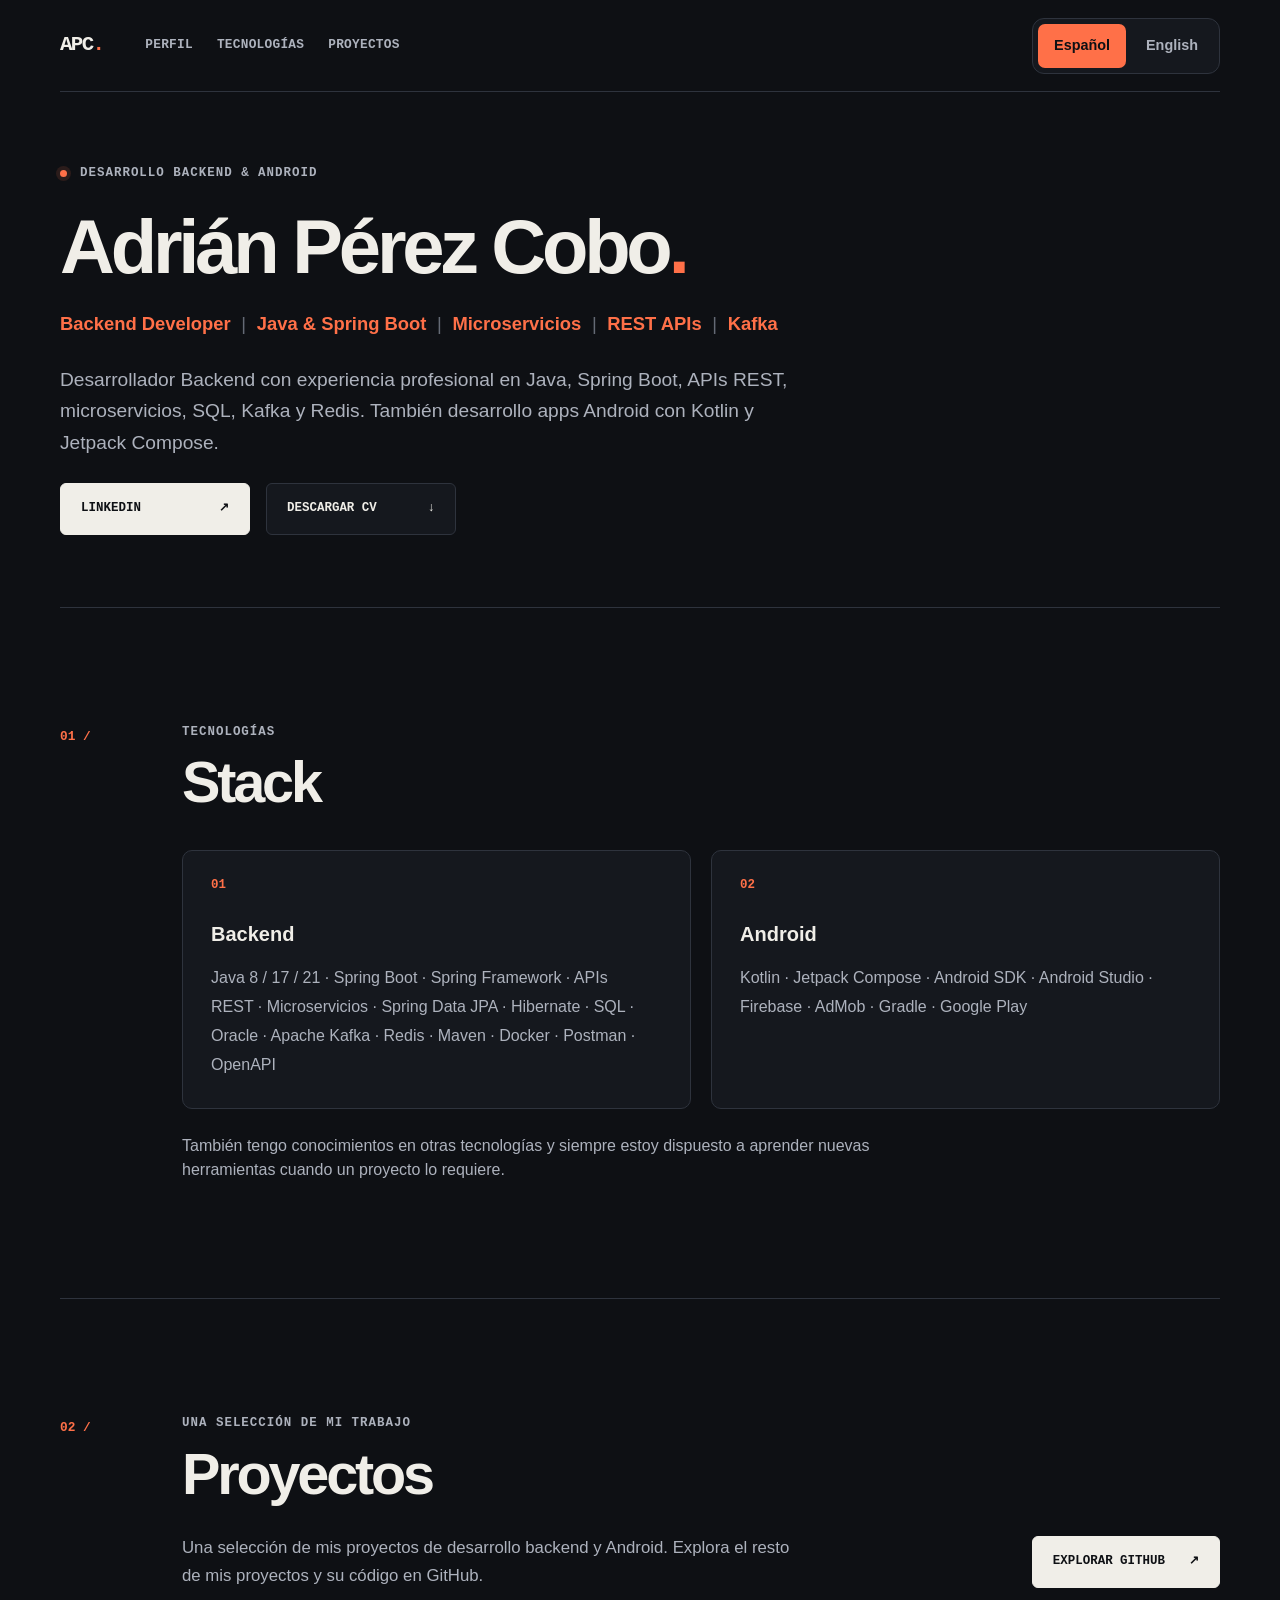
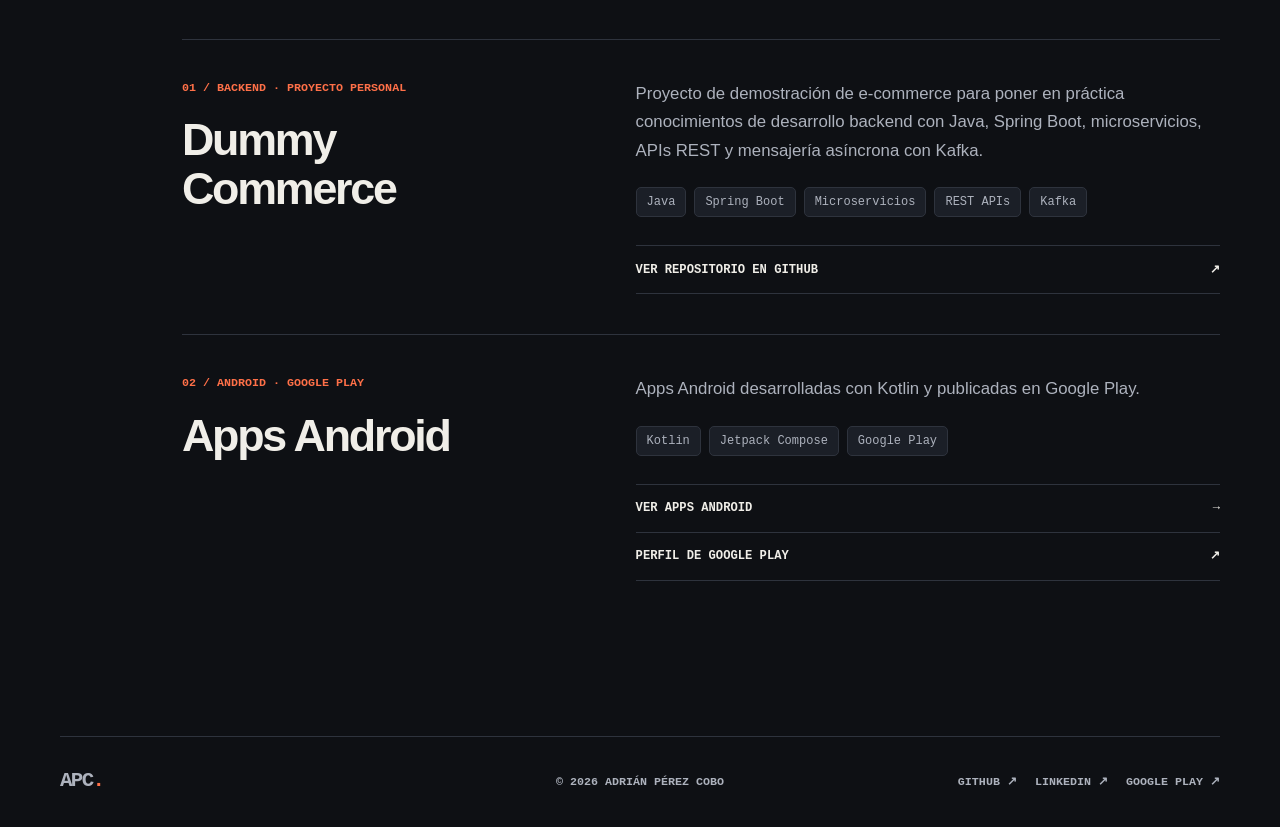
<file: index.html>
<!doctype html>
<html lang="es">
<head>
    <meta charset="utf-8">
    <meta name="viewport" content="width=device-width, initial-scale=1">
    <meta name="description" content="Adrián Pérez Cobo — Desarrollador Backend especializado en Java, Spring Boot, microservicios, APIs REST y Kafka. Proyectos backend y apps Android.">
    <meta name="theme-color" content="#0e1014">
    <title>Adrián Pérez Cobo — Desarrollador Backend</title>
    <link rel="stylesheet" href="styles.css?v=20261012-3">
</head>
<body data-title-en="Adrián Pérez Cobo — Backend Developer" data-title-es="Adrián Pérez Cobo — Desarrollador Backend">
    <header class="site-header">
        <a class="logo" href="#top" aria-label="Adrián Pérez Cobo, inicio" data-aria-en="Adrián Pérez Cobo, home" data-aria-es="Adrián Pérez Cobo, inicio">APC<span>.</span></a>

        <nav class="navigation" aria-label="Navegación principal" data-aria-en="Primary navigation" data-aria-es="Navegación principal">
            <a href="#profile" data-en="Profile" data-es="Perfil">Perfil</a>
            <a href="#stack" data-en="Stack" data-es="Tecnologías">Tecnologías</a>
            <a href="#projects" data-en="Projects" data-es="Proyectos">Proyectos</a>
        </nav>

        <div class="header-actions">
            <div class="language-switch" role="group" aria-label="Idioma" data-aria-en="Language" data-aria-es="Idioma">
                <button class="language-button active" type="button" data-language="es" aria-pressed="true" lang="es">Español</button>
                <button class="language-button" type="button" data-language="en" aria-pressed="false" lang="en">English</button>
            </div>
        </div>
    </header>

    <main id="top">
        <section class="hero" id="profile" aria-labelledby="hero-title">
            <p class="hero-kicker"><span aria-hidden="true"></span><span data-en="Backend & Android development" data-es="Desarrollo Backend & Android">Desarrollo Backend &amp; Android</span></p>

            <h1 id="hero-title"><span>Adrián</span><span>Pérez Cobo<span class="name-dot">.</span></span></h1>
            <p class="hero-subtitle">Backend Developer <span aria-hidden="true">|</span> Java &amp; Spring Boot <span aria-hidden="true">|</span> <span data-en="Microservices" data-es="Microservicios">Microservicios</span> <span aria-hidden="true">|</span> REST APIs <span aria-hidden="true">|</span> Kafka</p>

            <div class="hero-intro">
                    <p data-en="Backend developer with professional experience in Java, Spring Boot, REST APIs, microservices, SQL, Kafka, and Redis. I also develop Android apps with Kotlin and Jetpack Compose." data-es="Desarrollador Backend con experiencia profesional en Java, Spring Boot, APIs REST, microservicios, SQL, Kafka y Redis. También desarrollo apps Android con Kotlin y Jetpack Compose.">Desarrollador Backend con experiencia profesional en Java, Spring Boot, APIs REST, microservicios, SQL, Kafka y Redis. También desarrollo apps Android con Kotlin y Jetpack Compose.</p>
                    <div class="hero-actions">
                        <a class="button button-dark" href="https://www.linkedin.com/in/adrianprzcobo/" target="_blank" rel="noopener noreferrer">
                            <span>LinkedIn</span><span aria-hidden="true">↗</span>
                        </a>
                        <a class="button button-link" href="cv.pdf" download>
                            <span data-en="Download CV (Spanish)" data-es="Descargar CV">Descargar CV</span><span aria-hidden="true">↓</span>
                        </a>
                    </div>
            </div>

        </section>

        <section class="section stack" id="stack" aria-labelledby="stack-title">
            <div class="section-number">01 /</div>
            <div class="section-content">
                <p class="eyebrow" data-en="Technologies" data-es="Tecnologías">Tecnologías</p>
                <h2 id="stack-title">Stack</h2>

                <div class="stack-grid">
                    <article>
                        <span>01</span>
                        <h3>Backend</h3>
                        <p data-en="Java 8 / 17 / 21 · Spring Boot · Spring Framework · REST APIs · Microservices · Spring Data JPA · Hibernate · SQL · Oracle · Apache Kafka · Redis · Maven · Docker · Postman · OpenAPI" data-es="Java 8 / 17 / 21 · Spring Boot · Spring Framework · APIs REST · Microservicios · Spring Data JPA · Hibernate · SQL · Oracle · Apache Kafka · Redis · Maven · Docker · Postman · OpenAPI">Java 8 / 17 / 21 · Spring Boot · Spring Framework · APIs REST · Microservicios · Spring Data JPA · Hibernate · SQL · Oracle · Apache Kafka · Redis · Maven · Docker · Postman · OpenAPI</p>
                    </article>
                    <article>
                        <span>02</span>
                        <h3>Android</h3>
                        <p>Kotlin · Jetpack Compose · Android SDK · Android Studio · Firebase · AdMob · Gradle · Google Play</p>
                    </article>
                </div>

                <p class="stack-note" data-en="I also have experience with other technologies and I am always willing to learn new tools when a project requires them." data-es="También tengo conocimientos en otras tecnologías y siempre estoy dispuesto a aprender nuevas herramientas cuando un proyecto lo requiere.">También tengo conocimientos en otras tecnologías y siempre estoy dispuesto a aprender nuevas herramientas cuando un proyecto lo requiere.</p>
            </div>
        </section>

        <section class="section projects" id="projects" aria-labelledby="projects-title">
            <div class="section-number">02 /</div>
            <div class="section-content">
                <div class="projects-heading">
                    <div>
                        <p class="eyebrow" data-en="Selected work" data-es="Una selección de mi trabajo">Una selección de mi trabajo</p>
                        <h2 id="projects-title" data-en="Projects" data-es="Proyectos">Proyectos</h2>
                    </div>
                </div>

                <div class="projects-intro">
                    <p data-en="A selection of my backend and Android projects. Explore the rest of my projects and their source code on GitHub." data-es="Una selección de mis proyectos de desarrollo backend y Android. Explora el resto de mis proyectos y su código en GitHub.">Una selección de mis proyectos de desarrollo backend y Android. Explora el resto de mis proyectos y su código en GitHub.</p>
                    <a class="button button-dark" href="https://github.com/adrianprzcb" target="_blank" rel="noopener noreferrer"><span data-en="Explore GitHub" data-es="Explorar GitHub">Explorar GitHub</span><span aria-hidden="true">↗</span></a>
                </div>

                <div class="projects-list">
                <article class="project-card" aria-labelledby="commerce-title">
                    <div class="project-heading">
                        <p class="project-type" data-en="01 / BACKEND · PERSONAL PROJECT" data-es="01 / BACKEND · PROYECTO PERSONAL">01 / BACKEND · PROYECTO PERSONAL</p>
                        <h3 id="commerce-title">Dummy Commerce</h3>
                    </div>
                    <div class="project-info">
                        <p data-en="An e-commerce demonstration project to showcase backend development skills with Java, Spring Boot, microservices, REST APIs, and asynchronous messaging with Kafka." data-es="Proyecto de demostración de e-commerce para poner en práctica conocimientos de desarrollo backend con Java, Spring Boot, microservicios, APIs REST y mensajería asíncrona con Kafka.">Proyecto de demostración de e-commerce para poner en práctica conocimientos de desarrollo backend con Java, Spring Boot, microservicios, APIs REST y mensajería asíncrona con Kafka.</p>
                        <ul class="project-tags" aria-label="Tecnologías" data-aria-en="Technologies" data-aria-es="Tecnologías"><li>Java</li><li>Spring Boot</li><li data-en="Microservices" data-es="Microservicios">Microservicios</li><li>REST APIs</li><li>Kafka</li></ul>
                        <div class="project-links">
                            <a href="https://github.com/adrianprzcb/dummy-commerce" target="_blank" rel="noopener noreferrer"><span data-en="View repository on GitHub" data-es="Ver repositorio en GitHub">Ver repositorio en GitHub</span><span aria-hidden="true">↗</span></a>
                        </div>
                    </div>
                </article>

                <article class="project-card" aria-labelledby="android-title">
                    <div class="project-heading">
                        <p class="project-type">02 / ANDROID · GOOGLE PLAY</p>
                        <h3 id="android-title" data-en="Android apps" data-es="Apps Android">Apps Android</h3>
                    </div>
                    <div class="project-info">
                        <p data-en="Android apps developed with Kotlin and published on Google Play." data-es="Apps Android desarrolladas con Kotlin y publicadas en Google Play.">Apps Android desarrolladas con Kotlin y publicadas en Google Play.</p>
                        <ul class="project-tags" aria-label="Tecnologías" data-aria-en="Technologies" data-aria-es="Tecnologías"><li>Kotlin</li><li>Jetpack Compose</li><li>Google Play</li></ul>
                        <div class="project-links">
                            <a href="projects/android-apps/index.html"><span data-en="View Android apps" data-es="Ver apps Android">Ver apps Android</span> <span aria-hidden="true">→</span></a>
                            <a href="https://play.google.com/store/apps/dev?id=8977782208284151312" target="_blank" rel="noopener noreferrer"><span data-en="Google Play profile" data-es="Perfil de Google Play">Perfil de Google Play</span> <span aria-hidden="true">↗</span></a>
                        </div>
                    </div>
                </article>
                </div>
            </div>
        </section>

    </main>

    <footer>
        <a class="logo" href="#top" aria-label="Volver arriba" data-aria-en="Back to top" data-aria-es="Volver arriba">APC<span>.</span></a>
        <span>© <span id="year"></span> Adrián Pérez Cobo</span>
        <div class="footer-links">
            <a href="https://github.com/adrianprzcb" target="_blank" rel="noopener noreferrer">GitHub ↗</a>
            <a href="https://www.linkedin.com/in/adrianprzcobo/" target="_blank" rel="noopener noreferrer">LinkedIn ↗</a>
            <a href="https://play.google.com/store/apps/dev?id=8977782208284151312" target="_blank" rel="noopener noreferrer">Google Play ↗</a>
        </div>
    </footer>

    <script src="script.js?v=20261012-1"></script>
</body>
</html>
</file>
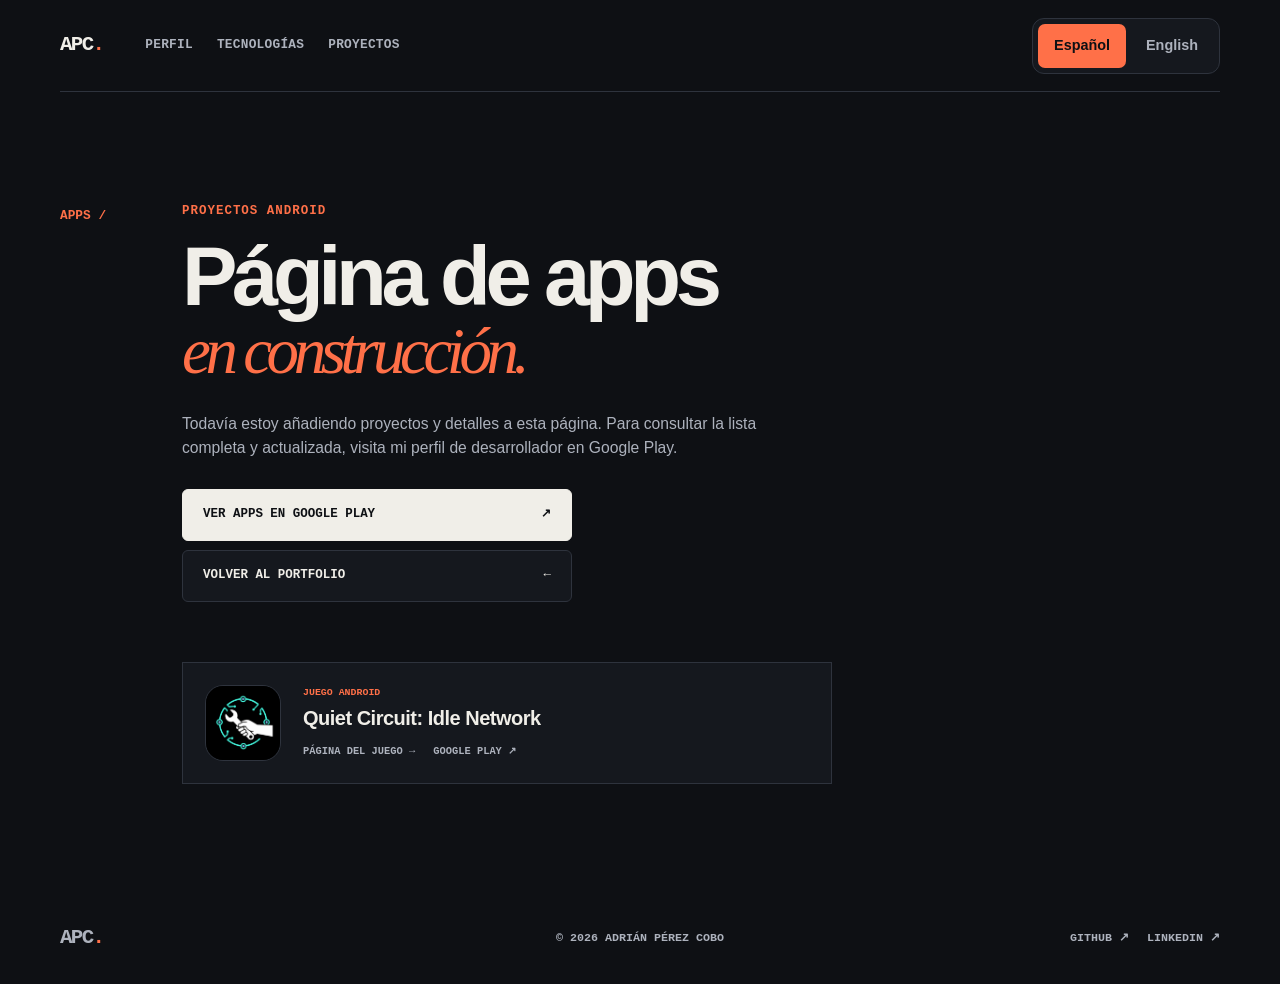
<file: projects/android-apps/index.html>
<!doctype html>
<html lang="es">
<head>
    <meta charset="utf-8">
    <meta name="viewport" content="width=device-width, initial-scale=1">
    <meta name="description" content="Aplicaciones Android desarrolladas por Adrián Pérez Cobo.">
    <meta name="theme-color" content="#0e1014">
    <title>Apps Android — Adrián Pérez Cobo</title>
    <link rel="stylesheet" href="../../styles.css?v=20261012-3">
</head>
<body data-title-en="Android Apps — Adrián Pérez Cobo" data-title-es="Apps Android — Adrián Pérez Cobo">
    <header class="site-header">
        <a class="logo" href="../../index.html" aria-label="Adrián Pérez Cobo, inicio" data-aria-en="Adrián Pérez Cobo, home" data-aria-es="Adrián Pérez Cobo, inicio">APC<span>.</span></a>

        <nav class="navigation" aria-label="Navegación principal" data-aria-en="Primary navigation" data-aria-es="Navegación principal">
            <a href="../../index.html#profile" data-en="Profile" data-es="Perfil">Perfil</a>
            <a href="../../index.html#stack" data-en="Stack" data-es="Tecnologías">Tecnologías</a>
            <a href="../../index.html#projects" data-en="Projects" data-es="Proyectos">Proyectos</a>
        </nav>

        <div class="header-actions">
            <div class="language-switch" role="group" aria-label="Idioma" data-aria-en="Language" data-aria-es="Idioma">
                <button class="language-button active" type="button" data-language="es" aria-pressed="true" lang="es">Español</button>
                <button class="language-button" type="button" data-language="en" aria-pressed="false" lang="en">English</button>
            </div>
        </div>
    </header>

    <main class="apps-page">
        <div class="apps-page-inner">
            <div class="section-number">APPS /</div>
            <div class="apps-page-content">
                <p class="eyebrow" data-en="Android projects" data-es="Proyectos Android">Proyectos Android</p>
                <h1>
                    <span data-en="Apps page" data-es="Página de apps">Página de apps</span>
                    <em data-en="in progress." data-es="en construcción.">en construcción.</em>
                </h1>
                <p class="apps-page-copy" data-en="I am still adding projects and details to this page. For the complete and most up-to-date list, visit my Google Play developer profile." data-es="Todavía estoy añadiendo proyectos y detalles a esta página. Para consultar la lista completa y actualizada, visita mi perfil de desarrollador en Google Play.">Todavía estoy añadiendo proyectos y detalles a esta página. Para consultar la lista completa y actualizada, visita mi perfil de desarrollador en Google Play.</p>
                <div class="apps-page-actions">
                    <a class="button button-dark" href="https://play.google.com/store/apps/dev?id=8977782208284151312" target="_blank" rel="noopener noreferrer">
                        <span data-en="View apps on Google Play" data-es="Ver apps en Google Play">Ver apps en Google Play</span><span aria-hidden="true">↗</span>
                    </a>
                    <a class="button button-link" href="../../index.html">
                        <span data-en="Back to portfolio" data-es="Volver al portfolio">Volver al portfolio</span><span aria-hidden="true">←</span>
                    </a>
                </div>

                <article class="app-entry">
                    <img src="../quiet-circuit/quiet-circuit-icon.png" alt="Icono de Quiet Circuit: Idle Network" width="76" height="76">
                    <div>
                        <p class="app-entry-label" data-en="ANDROID GAME" data-es="JUEGO ANDROID">JUEGO ANDROID</p>
                        <h2>Quiet Circuit: Idle Network</h2>
                        <div class="app-entry-links">
                            <a href="../quiet-circuit/index.html"><span data-en="Game page" data-es="Página del juego">Página del juego</span> →</a>
                            <a href="https://play.google.com/store/apps/details?id=com.quietcircuit.idlenetwork" target="_blank" rel="noopener noreferrer">Google Play ↗</a>
                        </div>
                    </div>
                </article>
            </div>
        </div>
    </main>

    <footer>
        <a class="logo" href="../../index.html" aria-label="Volver al portfolio" data-aria-en="Back to portfolio" data-aria-es="Volver al portfolio">APC<span>.</span></a>
        <span>© <span id="year"></span> Adrián Pérez Cobo</span>
        <div class="footer-links">
            <a href="https://github.com/adrianprzcb" target="_blank" rel="noopener noreferrer">GitHub ↗</a>
            <a href="https://www.linkedin.com/in/adrianprzcobo/" target="_blank" rel="noopener noreferrer">LinkedIn ↗</a>
        </div>
    </footer>

    <script src="../../script.js?v=20261012-1"></script>
</body>
</html>
</file>
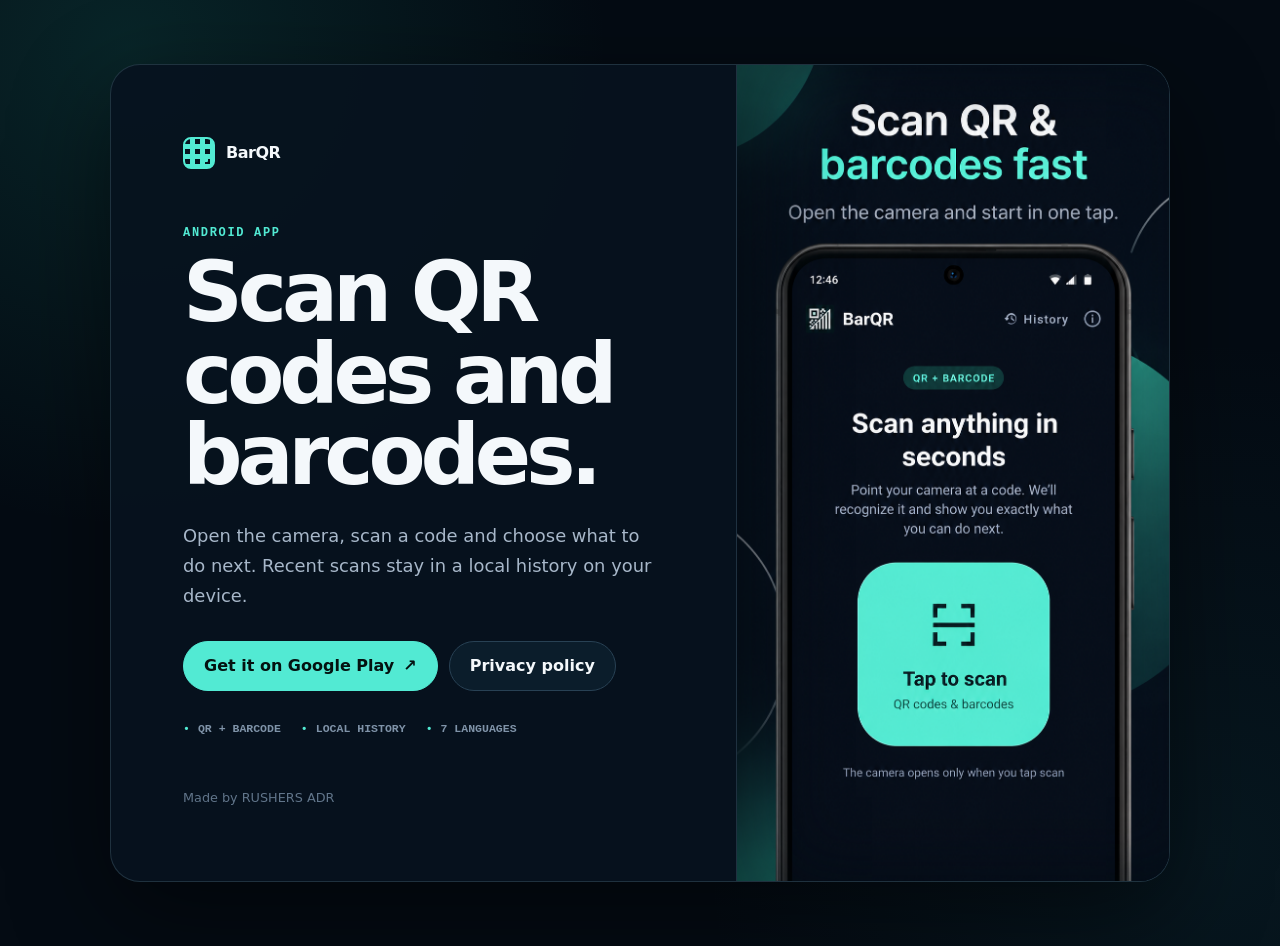
<file: projects/barqr/index.html>
<!doctype html>
<html lang="en">
<head>
  <meta charset="utf-8">
  <meta name="viewport" content="width=device-width, initial-scale=1">
  <meta name="description" content="BarQR is a fast QR code and barcode scanner for Android with local scan history.">
  <meta name="theme-color" content="#06121f">
  <title>BarQR — QR &amp; Barcode Scanner</title>
  <link rel="stylesheet" href="styles.css?v=20260923-1">
</head>
<body class="landing">
  <main class="hero">
    <section class="hero-copy">
      <a class="wordmark" href="index.html" aria-label="BarQR home">
        <span class="mark" aria-hidden="true"></span>
        <span>BarQR</span>
      </a>
      <p class="eyebrow">Android app</p>
      <h1>Scan QR codes and barcodes.</h1>
      <p class="intro">Open the camera, scan a code and choose what to do next. Recent scans stay in a local history on your device.</p>
      <div class="actions">
        <a class="button primary" href="https://play.google.com/store/apps/details?id=com.adrian.barqr_qrandbarcodescanner">Get it on Google Play <span aria-hidden="true">↗</span></a>
        <a class="button" href="privacy-policy.html">Privacy policy</a>
      </div>
      <ul class="details" aria-label="App features">
        <li>QR + barcode</li>
        <li>Local history</li>
        <li>7 languages</li>
      </ul>
      <footer>Made by RUSHERS ADR</footer>
    </section>

    <figure class="preview">
      <img src="barqr-preview.png" alt="BarQR app screen showing the scan button" width="941" height="1672">
    </figure>
  </main>
</body>
</html>
</file>
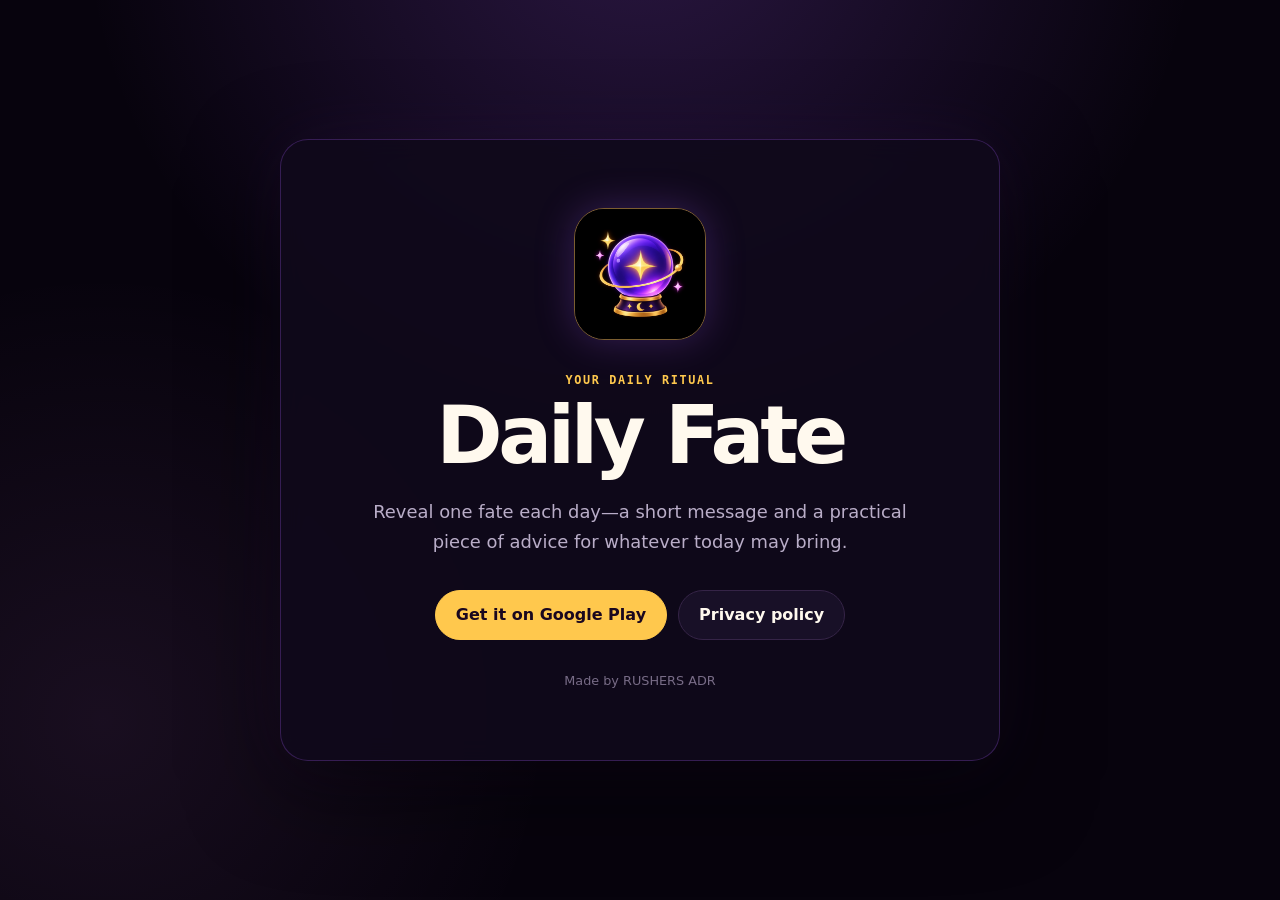
<file: projects/daily-fate/index.html>
<!doctype html>
<html lang="en">
<head>
  <meta charset="utf-8">
  <meta name="viewport" content="width=device-width, initial-scale=1">
  <meta name="description" content="Reveal one daily fortune with a practical piece of advice in Daily Fate.">
  <meta name="theme-color" content="#07030d">
  <title>Daily Fate</title>
  <link rel="stylesheet" href="styles.css?v=20260922-1">
</head>
<body class="landing">
  <main class="hero">
    <img class="app-icon" src="daily-fate-icon.png" alt="Daily Fate app icon" width="132" height="132">
    <p class="eyebrow">Your daily ritual</p>
    <h1>Daily Fate</h1>
    <p class="intro">Reveal one fate each day—a short message and a practical piece of advice for whatever today may bring.</p>
    <div class="actions">
      <a class="button primary" href="https://play.google.com/store/apps/details?id=com.adrian.dailyfate">Get it on Google Play</a>
      <a class="button" href="privacy-policy.html">Privacy policy</a>
    </div>
    <footer>Made by RUSHERS ADR</footer>
  </main>
</body>
</html>
</file>
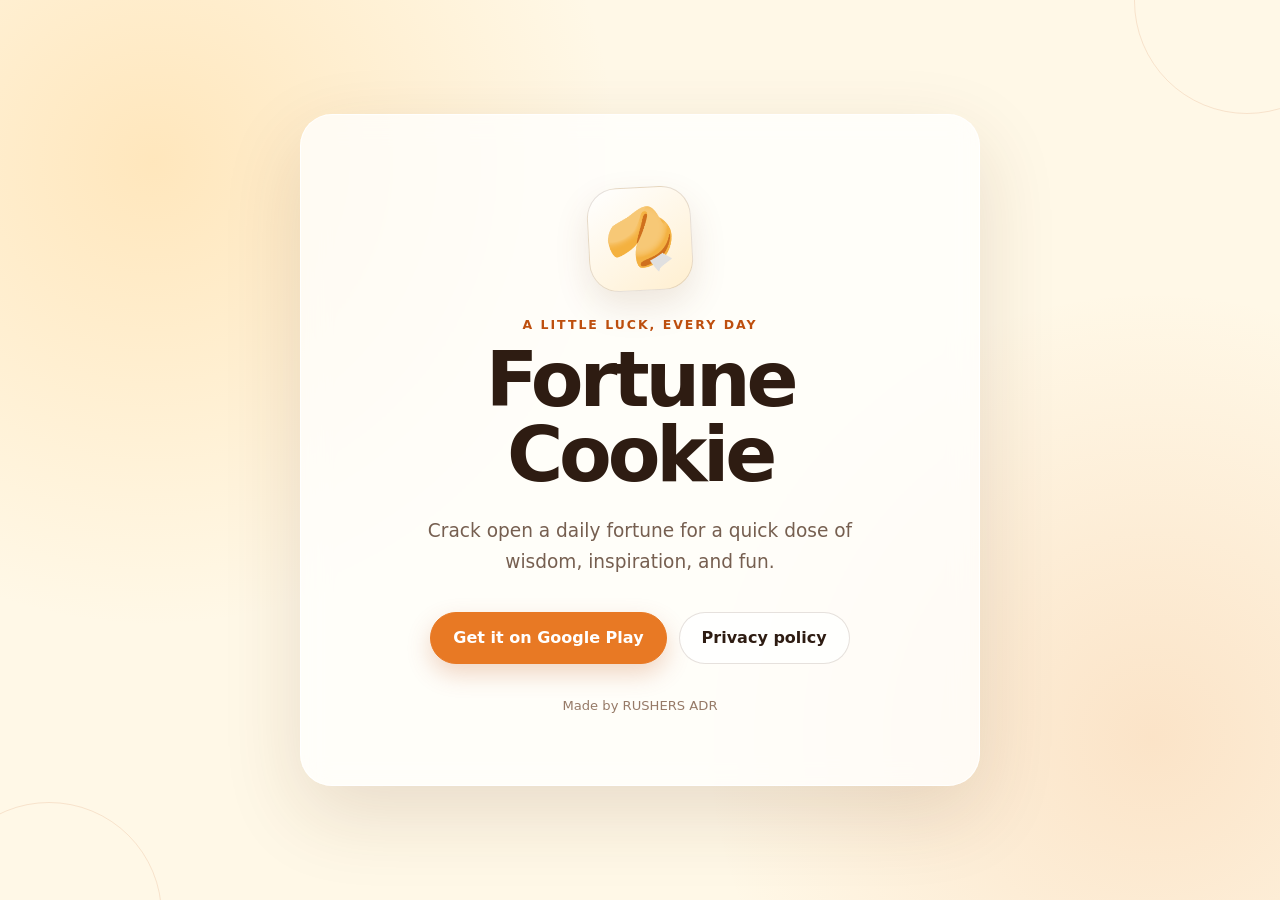
<file: projects/fortunecookie/index.html>
<!doctype html>
<html lang="en">
<head>
  <meta charset="utf-8">
  <meta name="viewport" content="width=device-width, initial-scale=1">
  <meta name="description" content="Open a little moment of luck with Fortune Cookie App, available on Google Play.">
  <meta name="theme-color" content="#fff8e7">
  <title>Fortune Cookie App</title>
  <style>
    :root {
      color-scheme: light;
      --ink: #2e1c12;
      --muted: #765f50;
      --cream: #fff8e7;
      --paper: rgba(255, 255, 255, .76);
      --orange: #e87924;
      --orange-dark: #be4f0e;
      --line: rgba(83, 48, 25, .14);
    }

    * { box-sizing: border-box; }

    body {
      min-height: 100vh;
      margin: 0;
      display: grid;
      place-items: center;
      padding: 24px;
      overflow-x: hidden;
      font-family: Inter, ui-rounded, "Segoe UI", system-ui, sans-serif;
      color: var(--ink);
      background:
        radial-gradient(circle at 12% 18%, rgba(255, 194, 99, .32), transparent 29rem),
        radial-gradient(circle at 90% 82%, rgba(231, 121, 36, .16), transparent 28rem),
        var(--cream);
    }

    body::before,
    body::after {
      content: "";
      position: fixed;
      width: 14rem;
      height: 14rem;
      border: 1px solid rgba(190, 79, 14, .12);
      border-radius: 50%;
      pointer-events: none;
    }

    body::before { top: -7rem; right: -5rem; }
    body::after { bottom: -8rem; left: -4rem; }

    main {
      width: min(680px, 100%);
      padding: clamp(36px, 7vw, 72px);
      text-align: center;
      background: var(--paper);
      border: 1px solid rgba(255, 255, 255, .9);
      border-radius: 32px;
      box-shadow: 0 28px 80px rgba(91, 50, 20, .14);
      backdrop-filter: blur(14px);
    }

    .cookie {
      display: grid;
      place-items: center;
      width: 104px;
      height: 104px;
      margin: 0 auto 26px;
      font-size: 58px;
      background: linear-gradient(145deg, #fff, #ffefd0);
      border: 1px solid var(--line);
      border-radius: 30px;
      box-shadow: 0 15px 35px rgba(123, 68, 27, .13);
      transform: rotate(-3deg);
    }

    .eyebrow {
      margin: 0 0 10px;
      color: var(--orange-dark);
      font-size: .78rem;
      font-weight: 800;
      letter-spacing: .16em;
      text-transform: uppercase;
    }

    h1 {
      margin: 0;
      font-size: clamp(2.5rem, 9vw, 4.8rem);
      line-height: .98;
      letter-spacing: -.055em;
    }

    .intro {
      max-width: 500px;
      margin: 22px auto 34px;
      color: var(--muted);
      font-size: clamp(1rem, 3vw, 1.16rem);
      line-height: 1.7;
    }

    .actions {
      display: flex;
      flex-wrap: wrap;
      justify-content: center;
      gap: 12px;
    }

    .button {
      display: inline-flex;
      align-items: center;
      justify-content: center;
      min-height: 52px;
      padding: 0 22px;
      color: var(--ink);
      font-weight: 750;
      text-decoration: none;
      border: 1px solid var(--line);
      border-radius: 999px;
      background: rgba(255, 255, 255, .72);
      transition: transform .18s ease, box-shadow .18s ease, background .18s ease;
    }

    .button.primary {
      color: #fff;
      border-color: var(--orange);
      background: var(--orange);
      box-shadow: 0 10px 24px rgba(190, 79, 14, .23);
    }

    .button:hover {
      transform: translateY(-2px);
      box-shadow: 0 9px 22px rgba(82, 45, 19, .13);
    }

    .button.primary:hover { background: var(--orange-dark); }
    .button:focus-visible { outline: 3px solid rgba(232, 121, 36, .35); outline-offset: 3px; }

    footer {
      margin-top: 34px;
      color: #967a67;
      font-size: .82rem;
    }

    @media (max-width: 480px) {
      body { padding: 14px; }
      main { border-radius: 24px; }
      .actions { align-items: stretch; flex-direction: column; }
      .button { width: 100%; }
    }
  </style>
</head>
<body>
  <main>
    <div class="cookie" aria-hidden="true">🥠</div>
    <p class="eyebrow">A little luck, every day</p>
    <h1>Fortune Cookie</h1>
    <p class="intro">Crack open a daily fortune for a quick dose of wisdom, inspiration, and fun.</p>
    <div class="actions">
      <a class="button primary" href="https://play.google.com/store/apps/details?id=com.adrian.fortunecookieapp">Get it on Google Play</a>
      <a class="button" href="fortune-cookie-app-privacy-policy.html">Privacy policy</a>
    </div>
    <footer>Made by RUSHERS ADR</footer>
  </main>
</body>
</html>
</file>
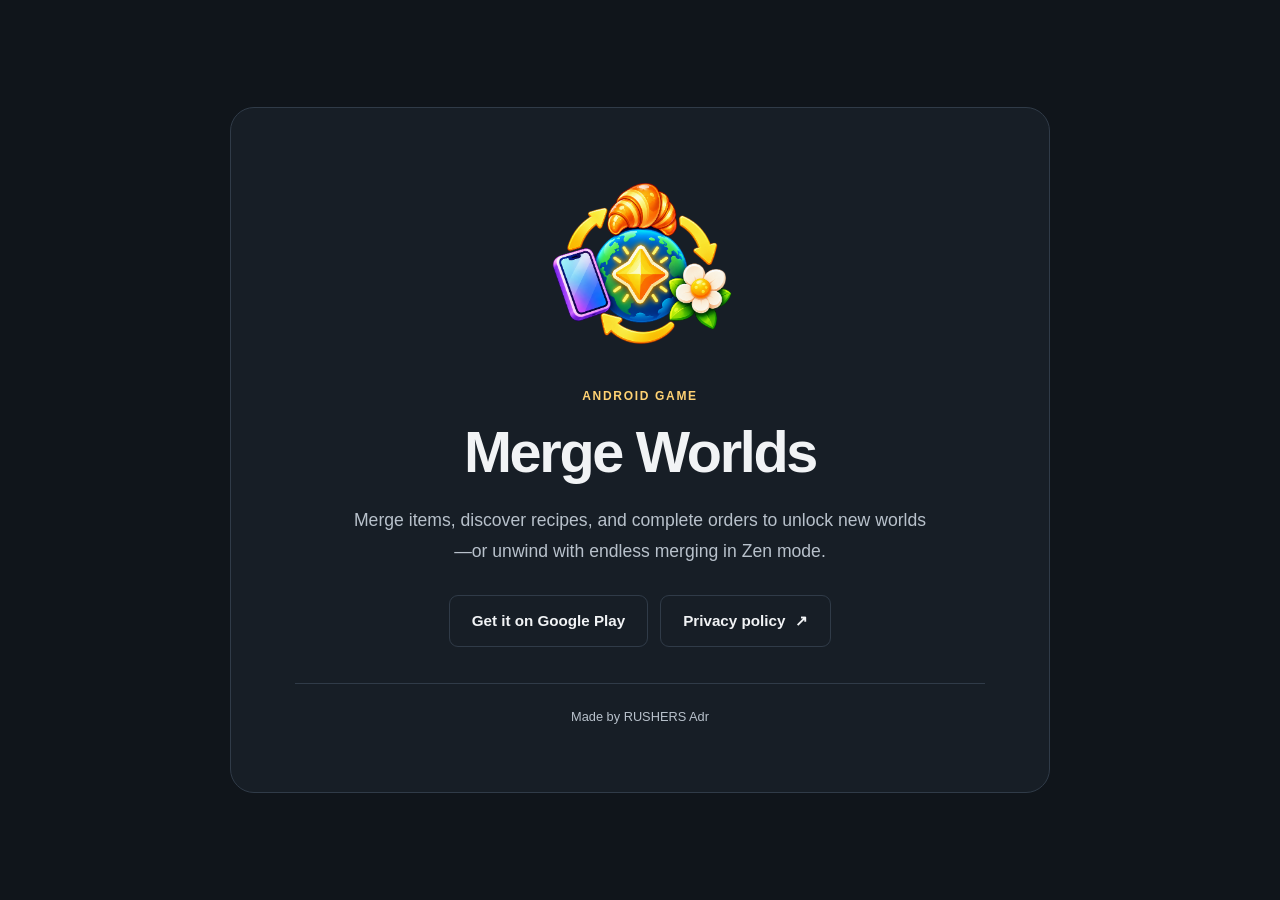
<file: projects/merge-worlds/index.html>
<!doctype html>
<html lang="en">
<head>
  <meta charset="utf-8">
  <meta name="viewport" content="width=device-width, initial-scale=1">
  <meta name="description" content="Merge items, discover recipes, and complete orders to unlock new worlds—or unwind with endless merging in Zen mode.">
  <meta name="theme-color" content="#10151b">
  <title>Merge Worlds</title>
  <link rel="icon" type="image/png" href="merge-worlds-icon.png">
  <link rel="stylesheet" href="styles.css?v=20261022-1">
</head>
<body class="landing">
  <main class="game-hero">
    <img class="app-icon" src="merge-worlds-icon.png" alt="Merge Worlds game icon" width="190" height="190">
    <p class="eyebrow">Android game</p>
    <h1>Merge Worlds</h1>
    <p class="intro">Merge items, discover recipes, and complete orders to unlock new worlds—or unwind with endless merging in Zen mode.</p>
    <div class="actions">
      <a class="button" href="https://play.google.com/store/apps/details?id=com.adrian.mergeworlds">Get it on Google Play</a>
      <a class="button" href="privacy-policy.html">Privacy policy <span aria-hidden="true">↗</span></a>
    </div>
    <footer class="game-footer">Made by RUSHERS Adr</footer>
  </main>
</body>
</html>
</file>
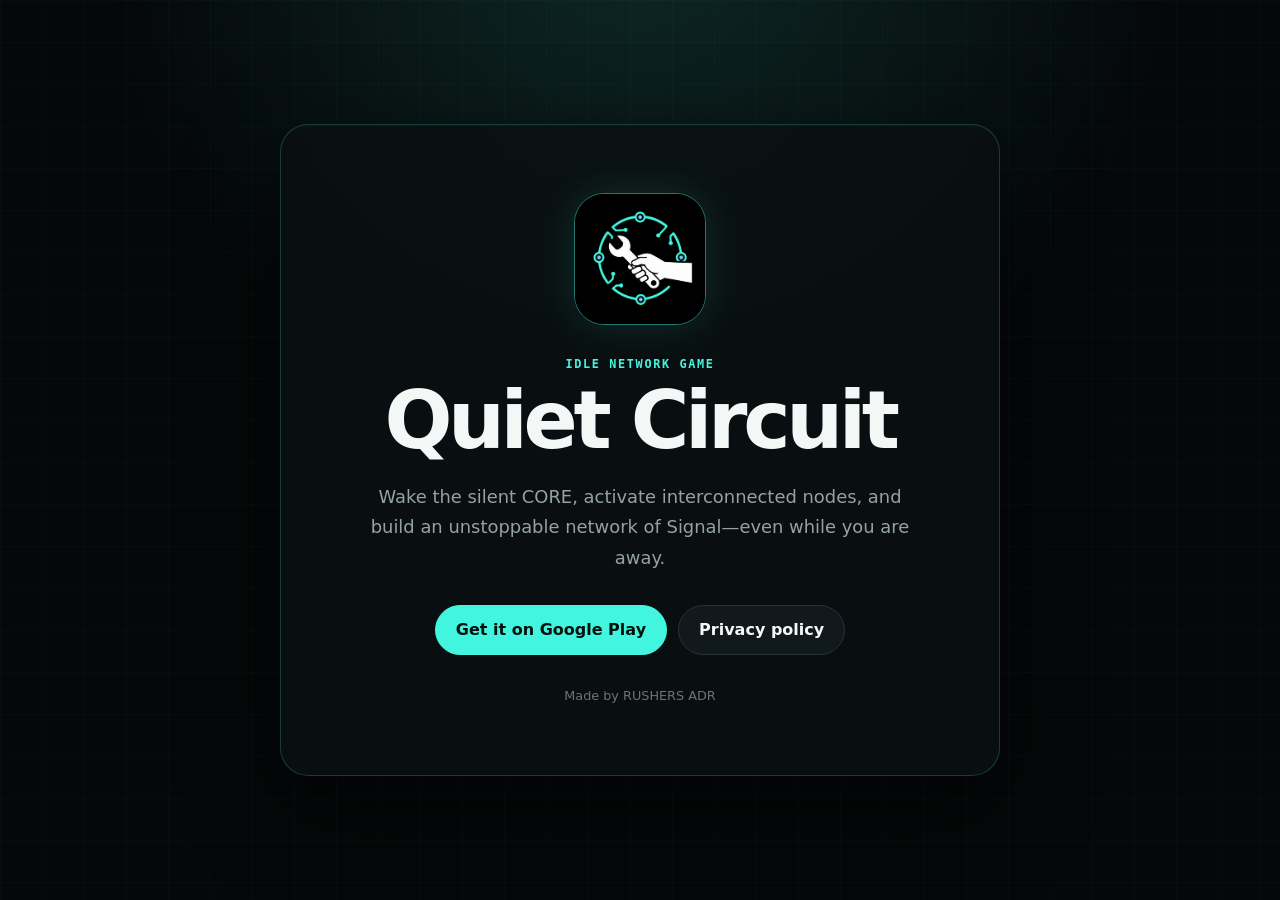
<file: projects/quiet-circuit/index.html>
<!doctype html>
<html lang="en">
<head>
  <meta charset="utf-8">
  <meta name="viewport" content="width=device-width, initial-scale=1">
  <meta name="description" content="Build an idle signal network, reboot for power, and engineer lasting upgrades in Quiet Circuit: Idle Network.">
  <meta name="theme-color" content="#050708">
  <title>Quiet Circuit: Idle Network</title>
  <link rel="stylesheet" href="styles.css?v=20260922-1">
</head>
<body class="landing">
  <main class="hero">
    <img class="app-icon" src="quiet-circuit-icon.png" alt="Quiet Circuit: Idle Network app icon" width="132" height="132">
    <p class="eyebrow">Idle network game</p>
    <h1>Quiet Circuit</h1>
    <p class="intro">Wake the silent CORE, activate interconnected nodes, and build an unstoppable network of Signal—even while you are away.</p>
    <div class="actions">
      <a class="button primary" href="https://play.google.com/store/apps/details?id=com.quietcircuit.idlenetwork">Get it on Google Play</a>
      <a class="button" href="privacy-policy.html">Privacy policy</a>
    </div>
    <footer>Made by RUSHERS ADR</footer>
  </main>
</body>
</html>
</file>
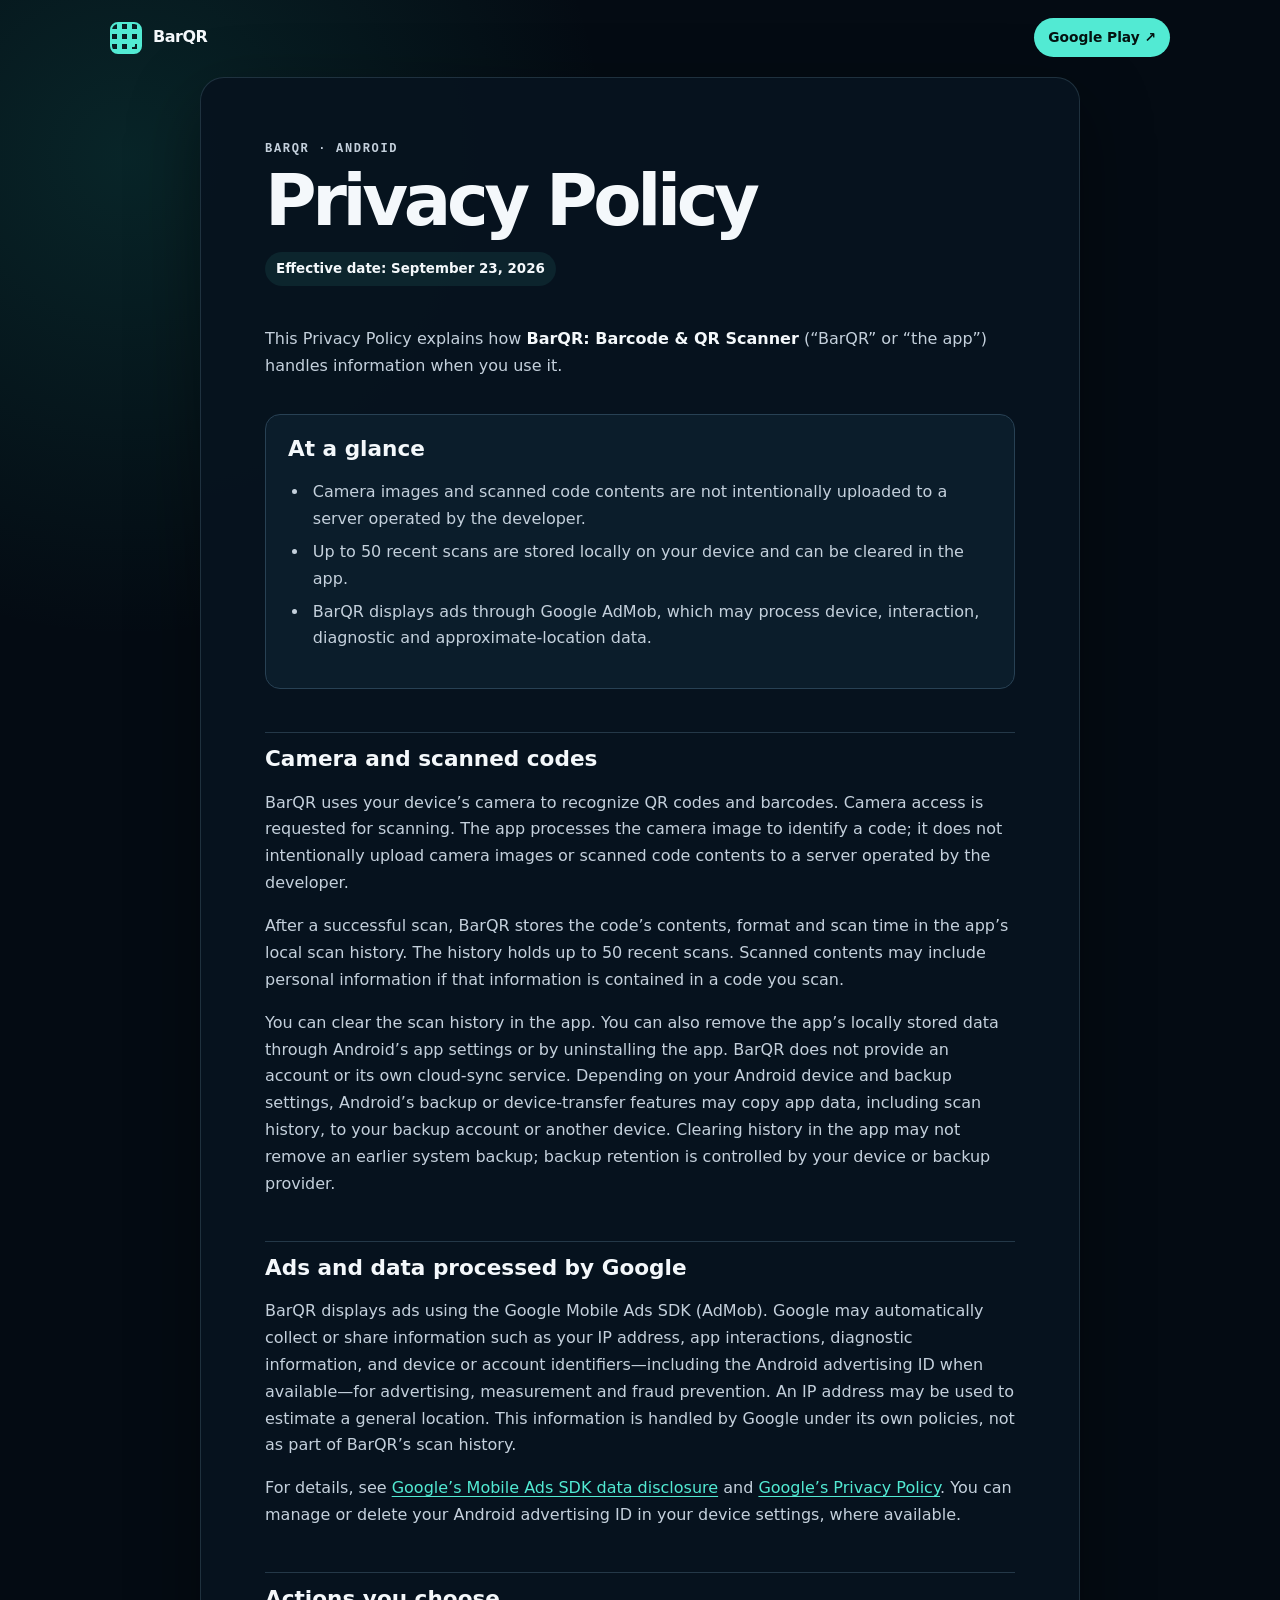
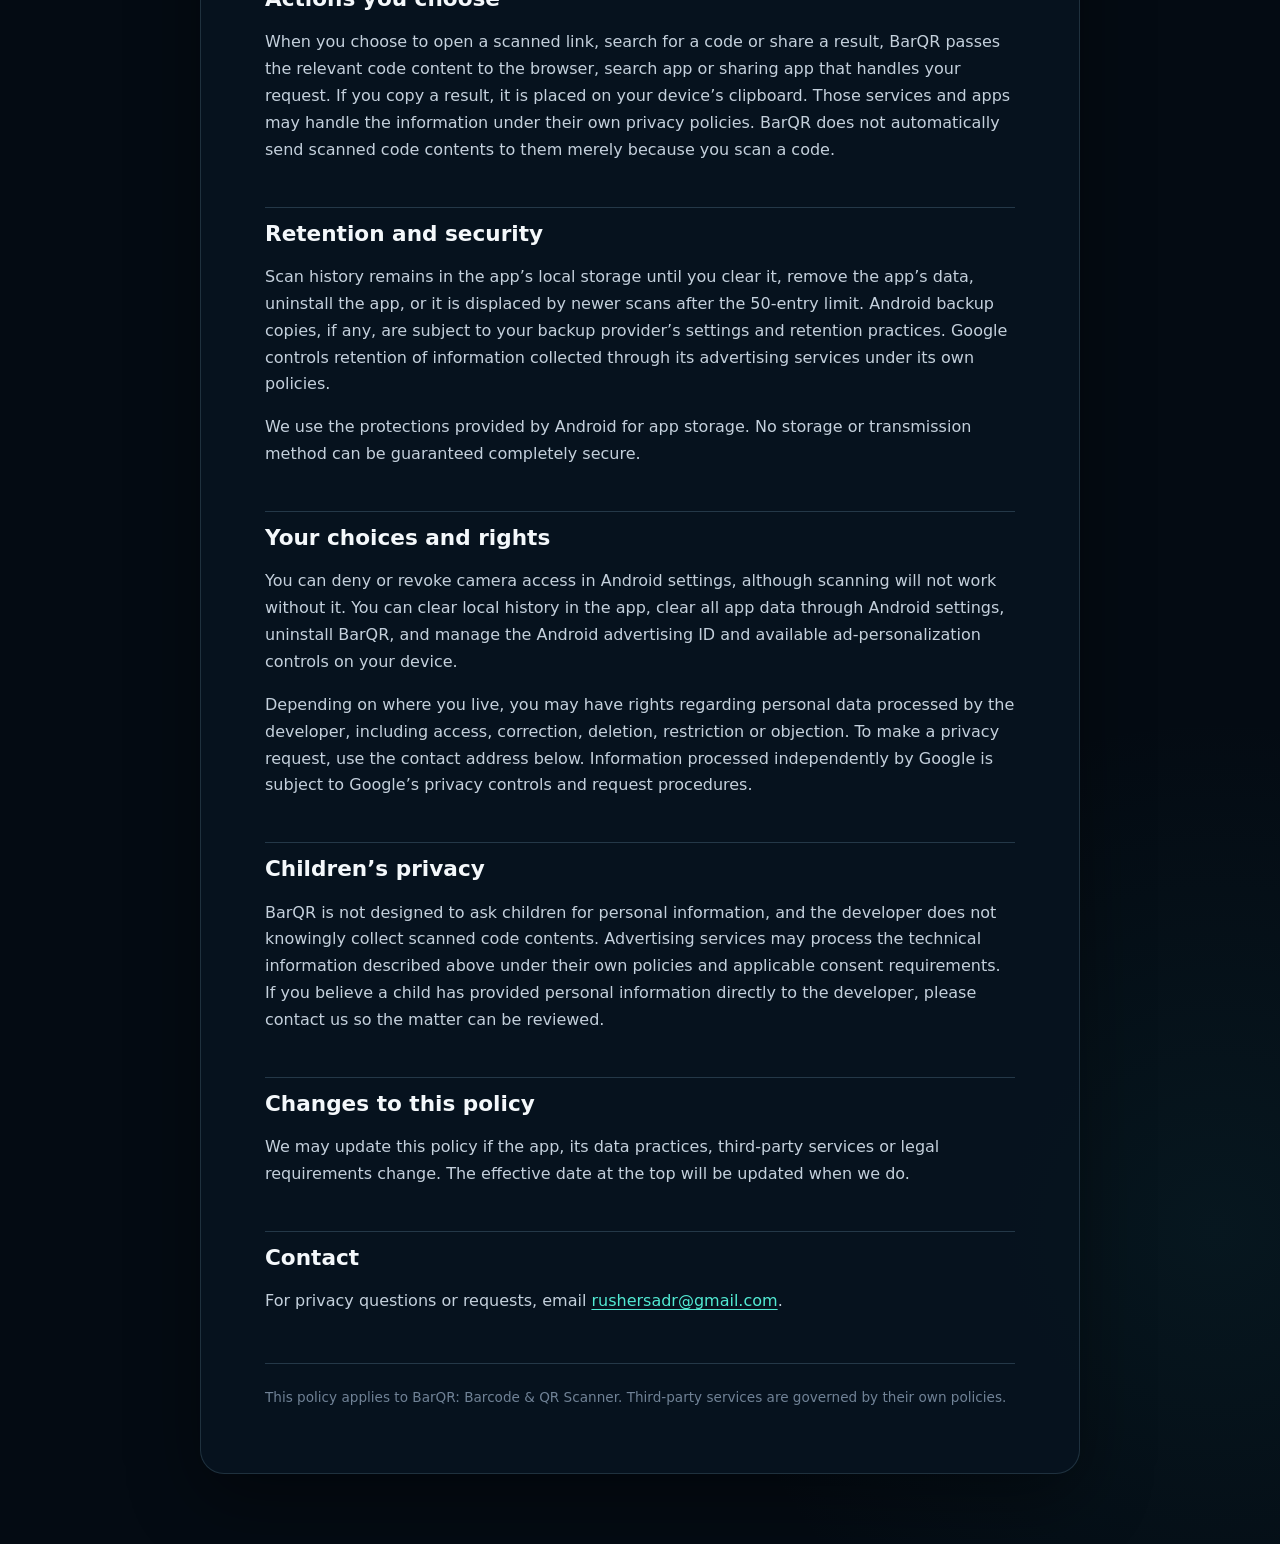
<file: projects/barqr/privacy-policy.html>
<!doctype html>
<html lang="en">
<head>
  <meta charset="utf-8">
  <meta name="viewport" content="width=device-width, initial-scale=1">
  <meta name="robots" content="index,follow">
  <meta name="description" content="Privacy Policy for the BarQR QR code and barcode scanner Android app.">
  <meta name="theme-color" content="#06121f">
  <title>Privacy Policy — BarQR</title>
  <link rel="stylesheet" href="styles.css?v=20260923-1">
</head>
<body>
  <nav class="topbar" aria-label="BarQR navigation">
    <a class="wordmark" href="index.html">
      <span class="mark" aria-hidden="true"></span>
      <span>BarQR</span>
    </a>
    <a class="store-link" href="https://play.google.com/store/apps/details?id=com.adrian.barqr_qrandbarcodescanner">Google Play <span aria-hidden="true">↗</span></a>
  </nav>

  <main class="policy">
    <p class="eyebrow">BarQR · Android</p>
    <h1>Privacy Policy</h1>
    <p class="updated"><strong>Effective date: September 23, 2026</strong></p>
    <p>This Privacy Policy explains how <strong>BarQR: Barcode &amp; QR Scanner</strong> (“BarQR” or “the app”) handles information when you use it.</p>

    <section class="summary">
      <h2>At a glance</h2>
      <ul>
        <li>Camera images and scanned code contents are not intentionally uploaded to a server operated by the developer.</li>
        <li>Up to 50 recent scans are stored locally on your device and can be cleared in the app.</li>
        <li>BarQR displays ads through Google AdMob, which may process device, interaction, diagnostic and approximate-location data.</li>
      </ul>
    </section>

    <h2>Camera and scanned codes</h2>
    <p>BarQR uses your device’s camera to recognize QR codes and barcodes. Camera access is requested for scanning. The app processes the camera image to identify a code; it does not intentionally upload camera images or scanned code contents to a server operated by the developer.</p>
    <p>After a successful scan, BarQR stores the code’s contents, format and scan time in the app’s local scan history. The history holds up to 50 recent scans. Scanned contents may include personal information if that information is contained in a code you scan.</p>
    <p>You can clear the scan history in the app. You can also remove the app’s locally stored data through Android’s app settings or by uninstalling the app. BarQR does not provide an account or its own cloud-sync service. Depending on your Android device and backup settings, Android’s backup or device-transfer features may copy app data, including scan history, to your backup account or another device. Clearing history in the app may not remove an earlier system backup; backup retention is controlled by your device or backup provider.</p>

    <h2>Ads and data processed by Google</h2>
    <p>BarQR displays ads using the Google Mobile Ads SDK (AdMob). Google may automatically collect or share information such as your IP address, app interactions, diagnostic information, and device or account identifiers—including the Android advertising ID when available—for advertising, measurement and fraud prevention. An IP address may be used to estimate a general location. This information is handled by Google under its own policies, not as part of BarQR’s scan history.</p>
    <p>For details, see <a href="https://developers.google.com/admob/android/privacy/play-data-disclosure">Google’s Mobile Ads SDK data disclosure</a> and <a href="https://policies.google.com/privacy">Google’s Privacy Policy</a>. You can manage or delete your Android advertising ID in your device settings, where available.</p>

    <h2>Actions you choose</h2>
    <p>When you choose to open a scanned link, search for a code or share a result, BarQR passes the relevant code content to the browser, search app or sharing app that handles your request. If you copy a result, it is placed on your device’s clipboard. Those services and apps may handle the information under their own privacy policies. BarQR does not automatically send scanned code contents to them merely because you scan a code.</p>

    <h2>Retention and security</h2>
    <p>Scan history remains in the app’s local storage until you clear it, remove the app’s data, uninstall the app, or it is displaced by newer scans after the 50-entry limit. Android backup copies, if any, are subject to your backup provider’s settings and retention practices. Google controls retention of information collected through its advertising services under its own policies.</p>
    <p>We use the protections provided by Android for app storage. No storage or transmission method can be guaranteed completely secure.</p>

    <h2>Your choices and rights</h2>
    <p>You can deny or revoke camera access in Android settings, although scanning will not work without it. You can clear local history in the app, clear all app data through Android settings, uninstall BarQR, and manage the Android advertising ID and available ad-personalization controls on your device.</p>
    <p>Depending on where you live, you may have rights regarding personal data processed by the developer, including access, correction, deletion, restriction or objection. To make a privacy request, use the contact address below. Information processed independently by Google is subject to Google’s privacy controls and request procedures.</p>

    <h2>Children’s privacy</h2>
    <p>BarQR is not designed to ask children for personal information, and the developer does not knowingly collect scanned code contents. Advertising services may process the technical information described above under their own policies and applicable consent requirements. If you believe a child has provided personal information directly to the developer, please contact us so the matter can be reviewed.</p>

    <h2>Changes to this policy</h2>
    <p>We may update this policy if the app, its data practices, third-party services or legal requirements change. The effective date at the top will be updated when we do.</p>

    <h2>Contact</h2>
    <p>For privacy questions or requests, email <a href="mailto:rushersadr@gmail.com">rushersadr@gmail.com</a>.</p>

    <footer class="policy-footer">This policy applies to BarQR: Barcode &amp; QR Scanner. Third-party services are governed by their own policies.</footer>
  </main>
</body>
</html>
</file>
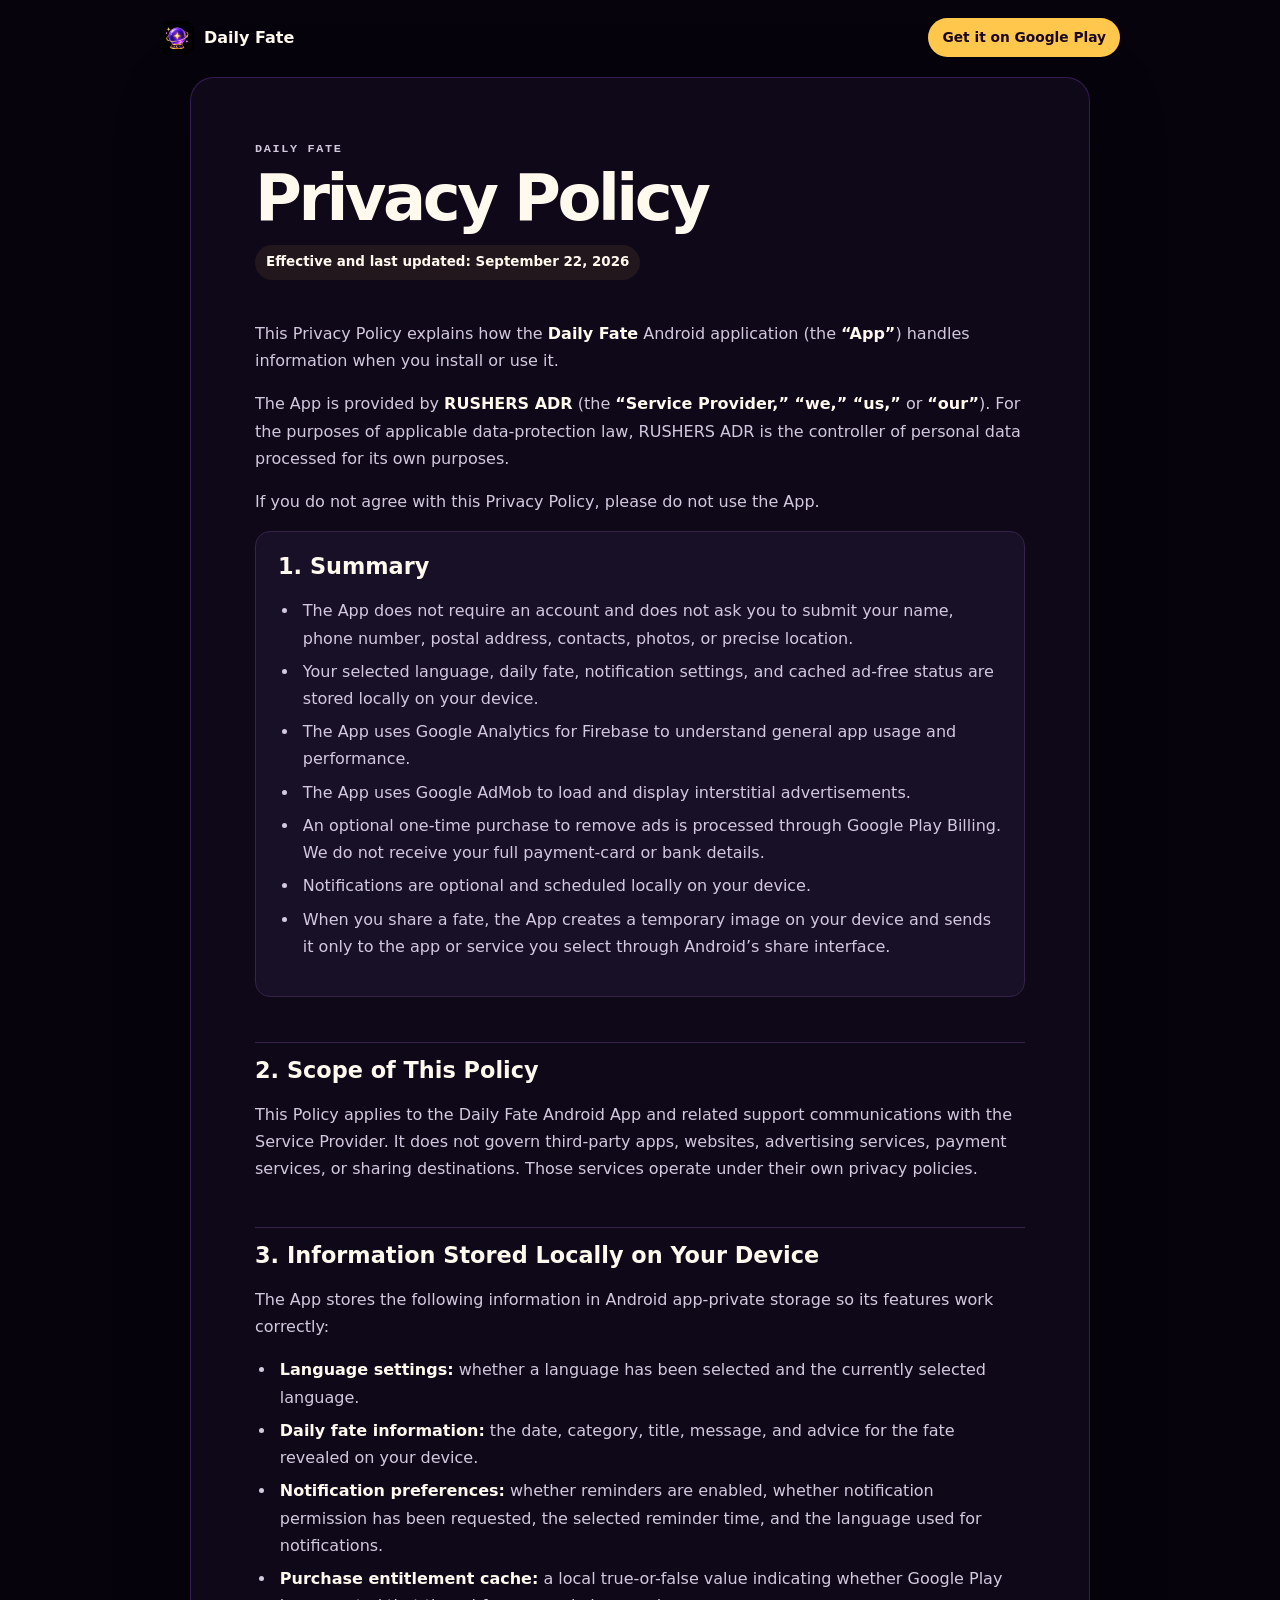
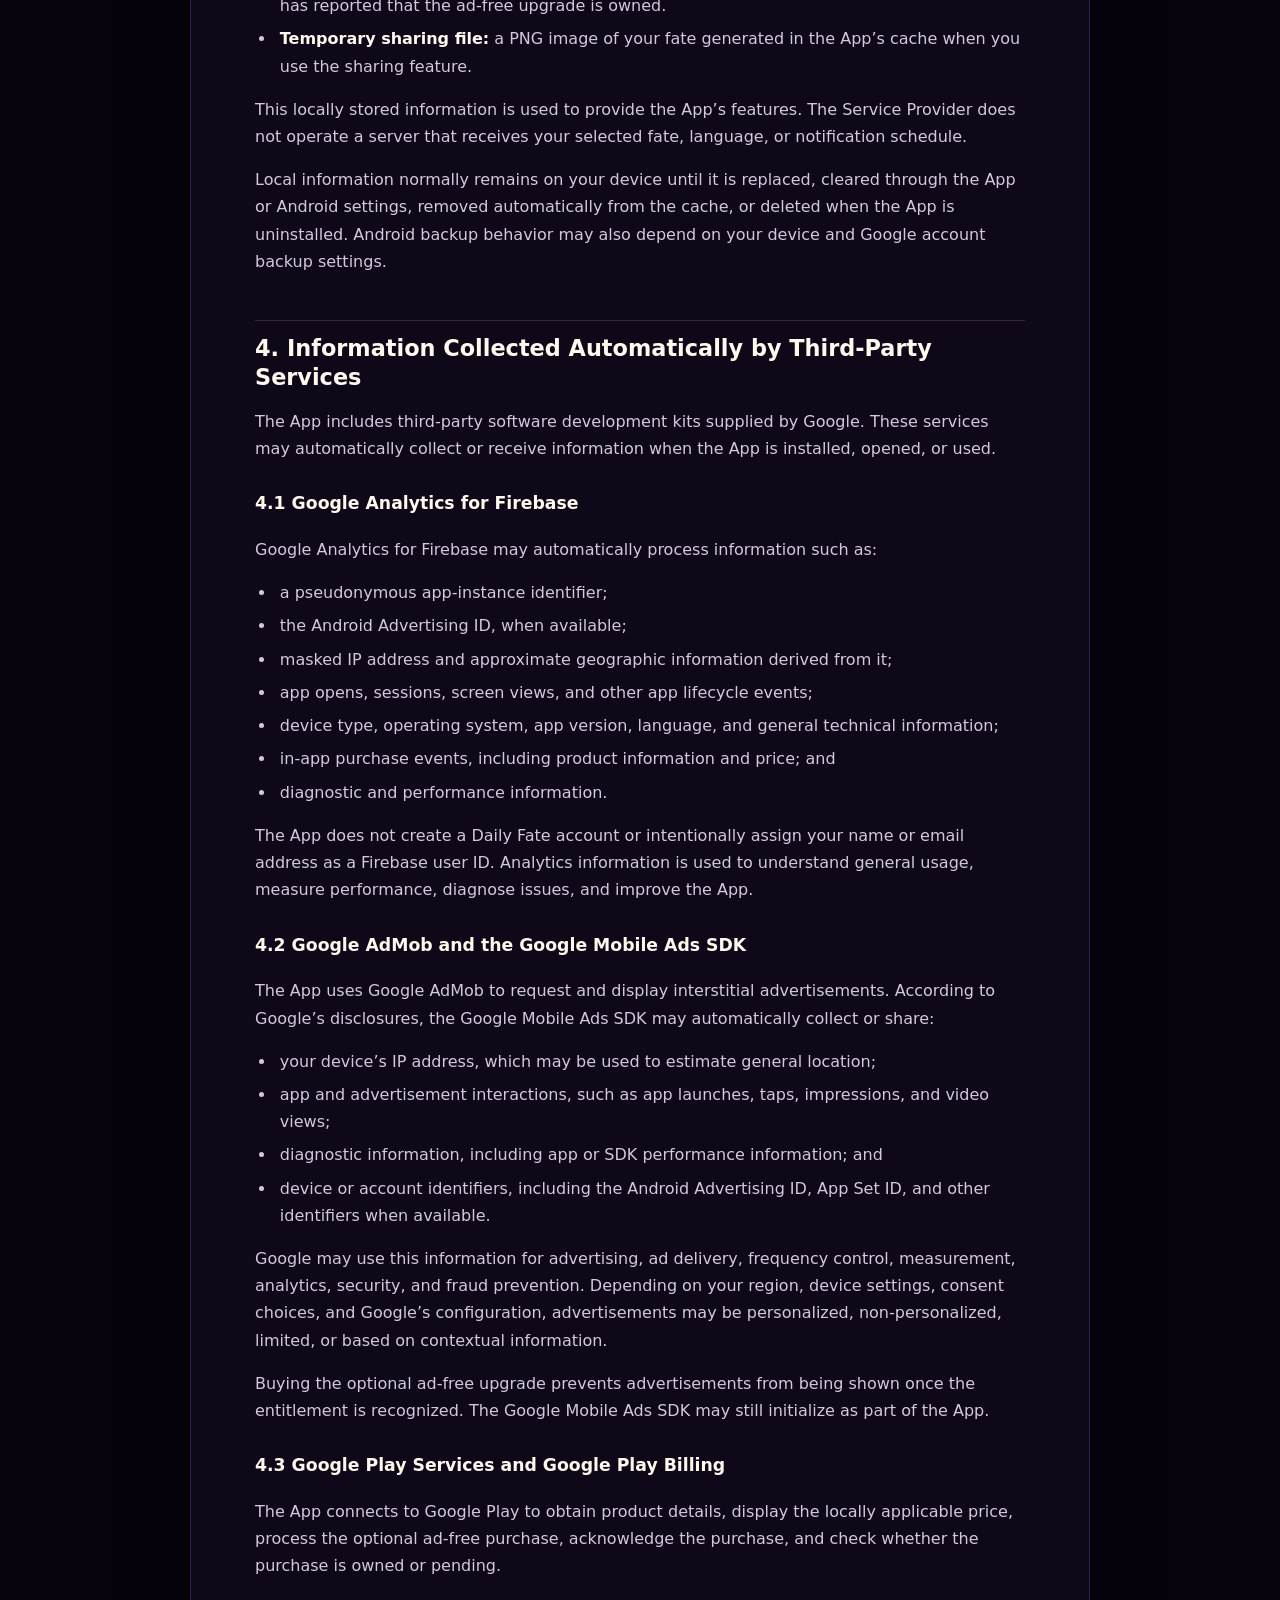
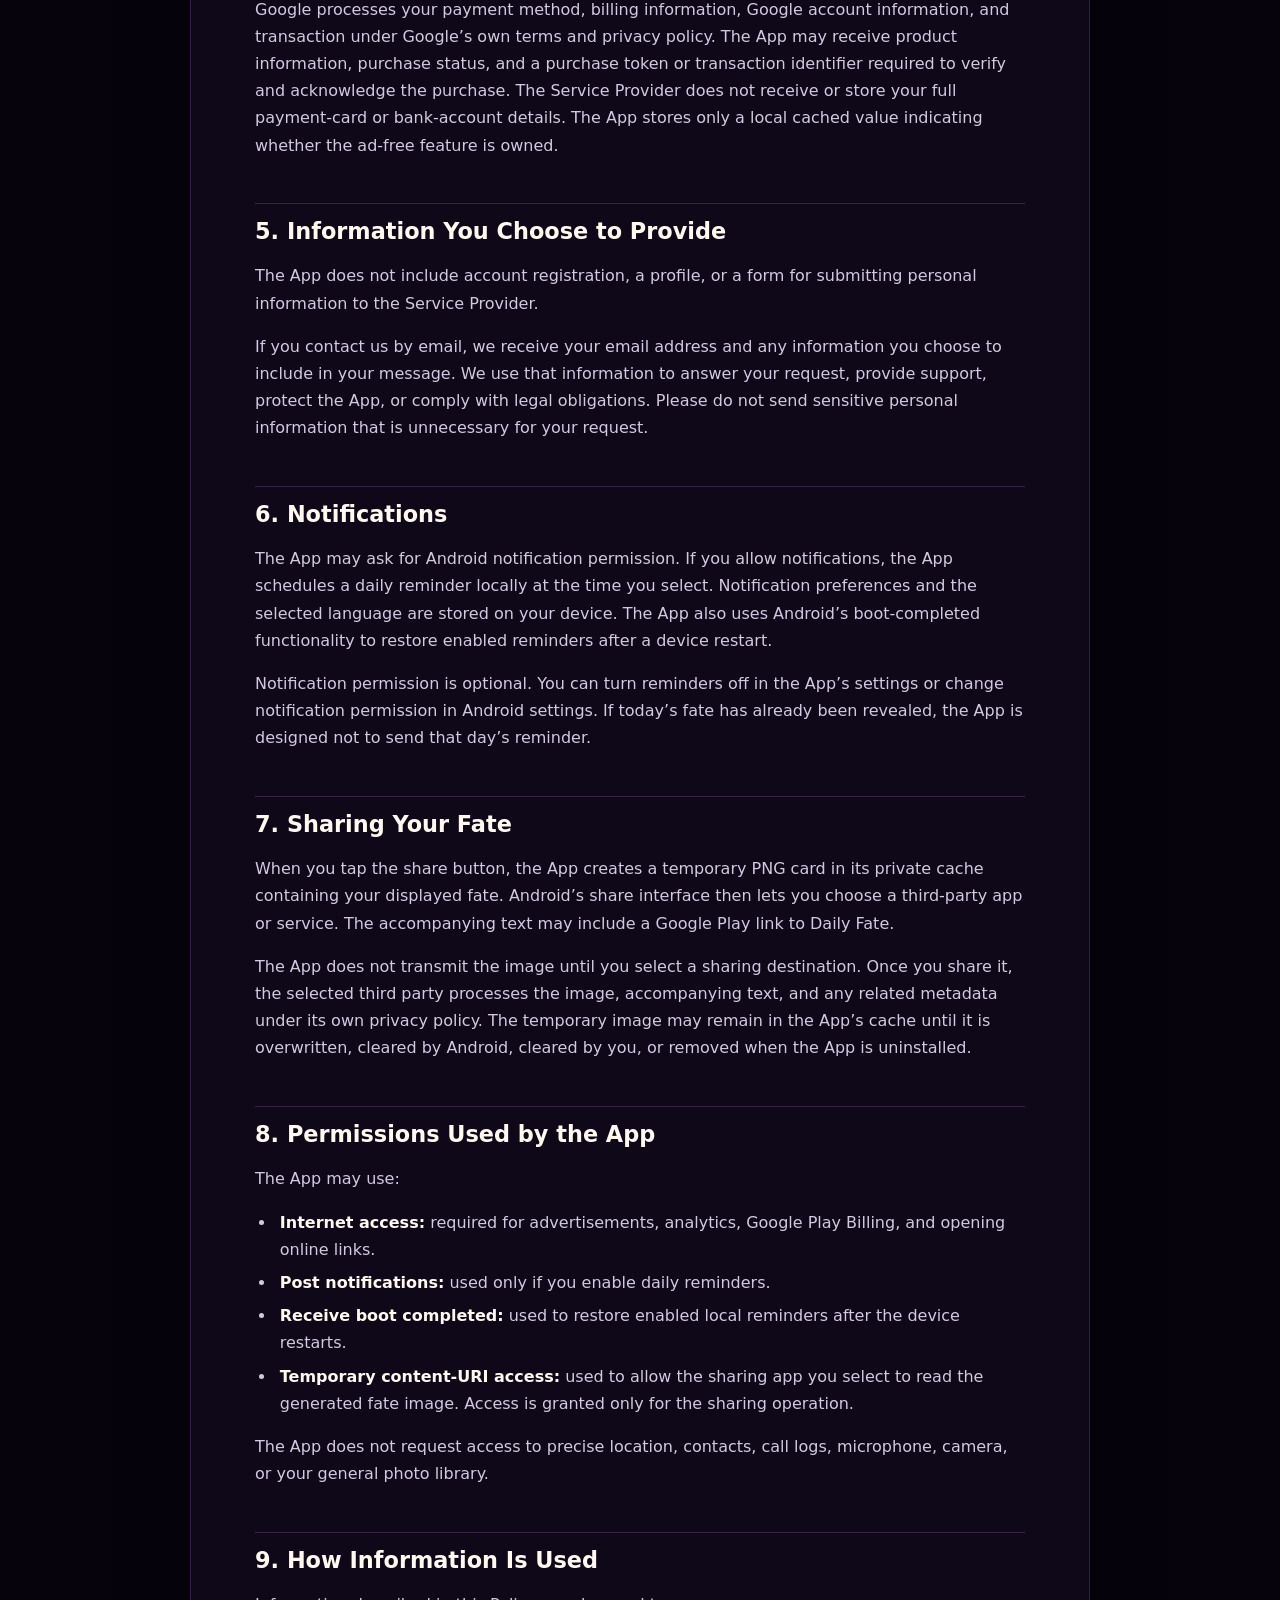
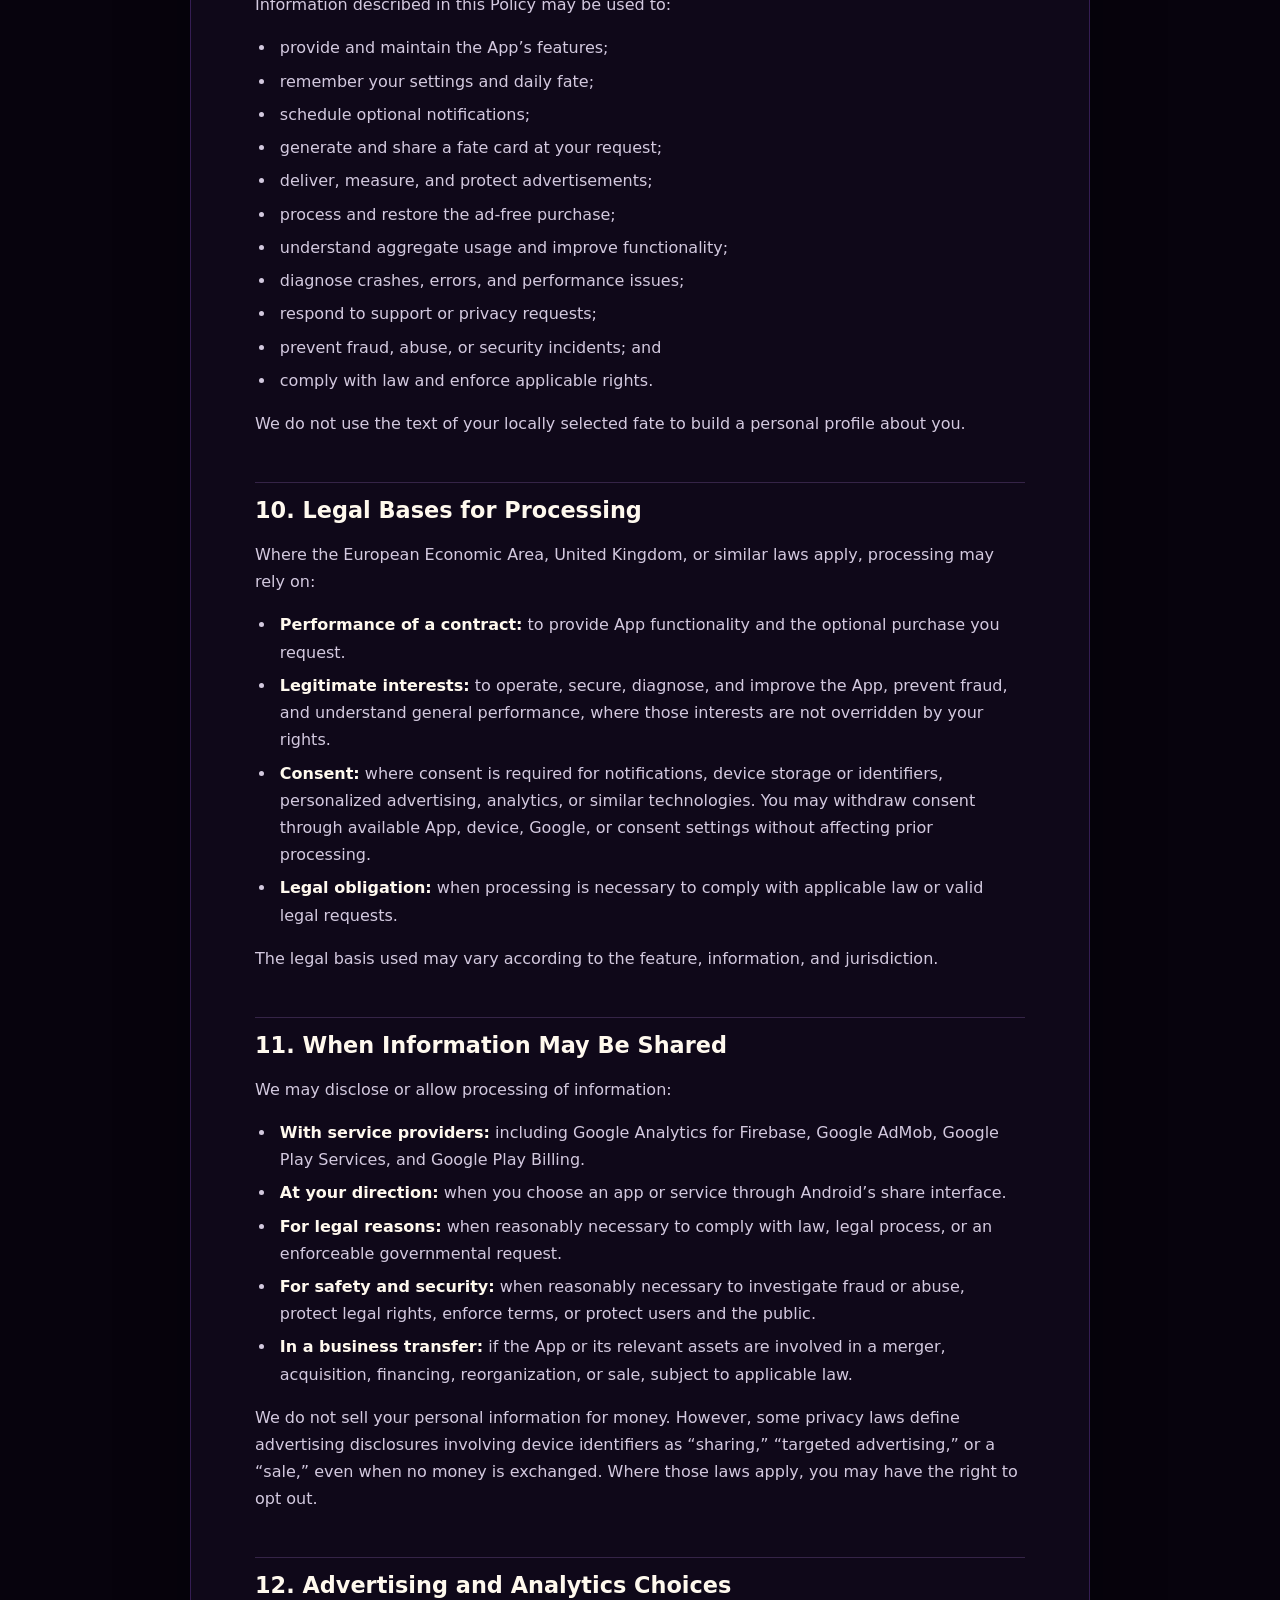
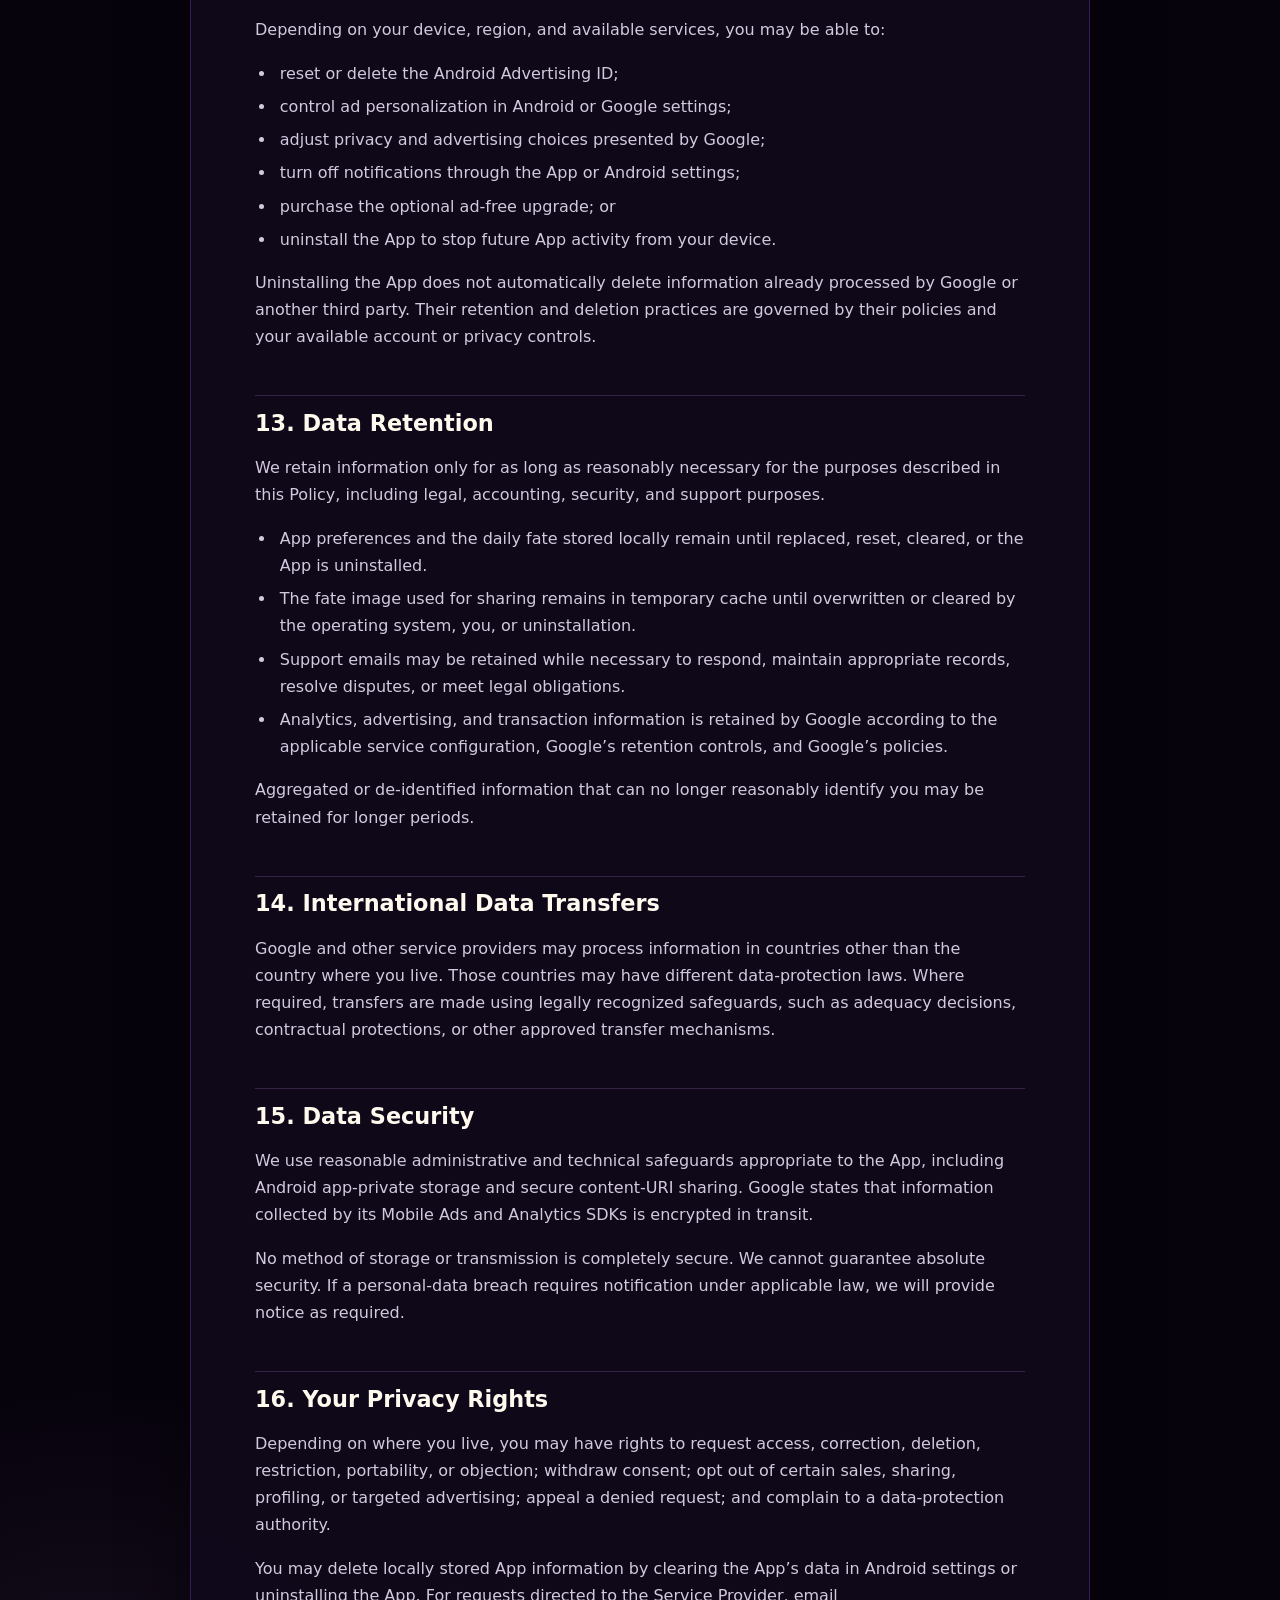
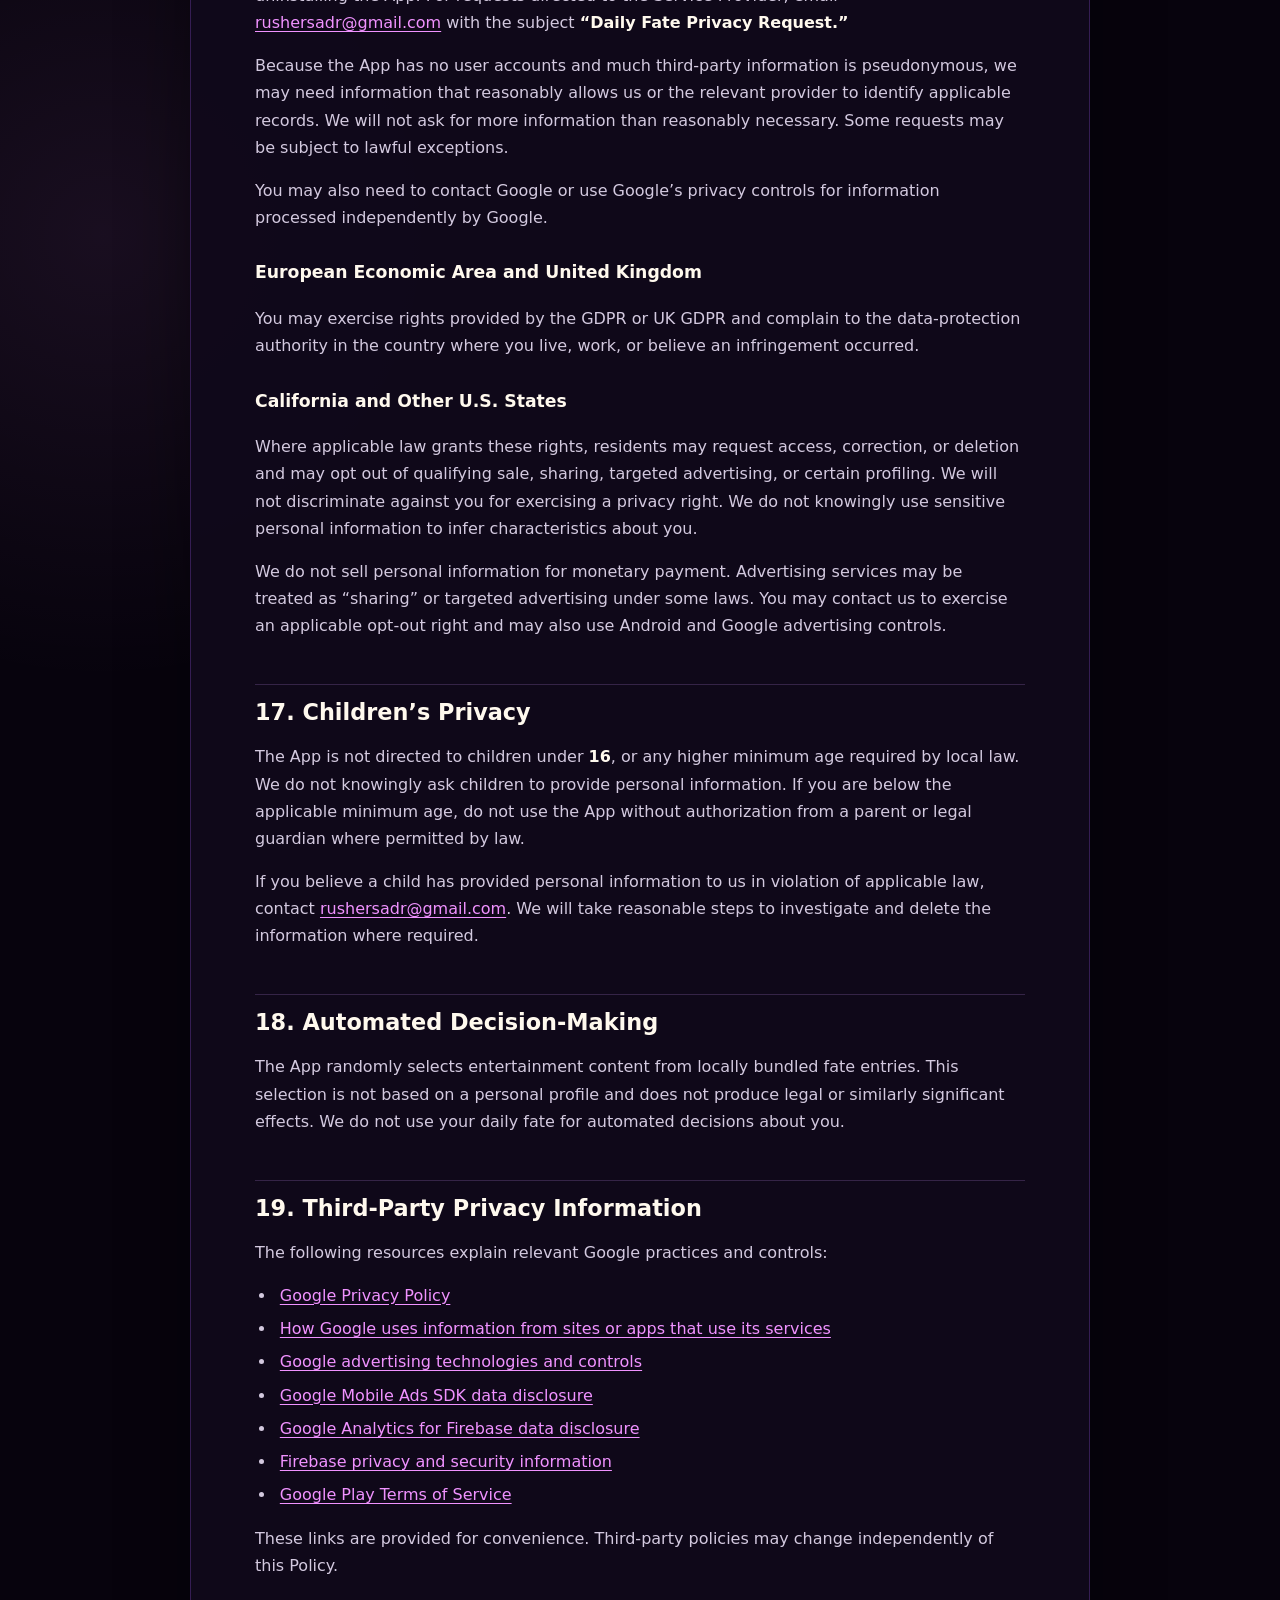
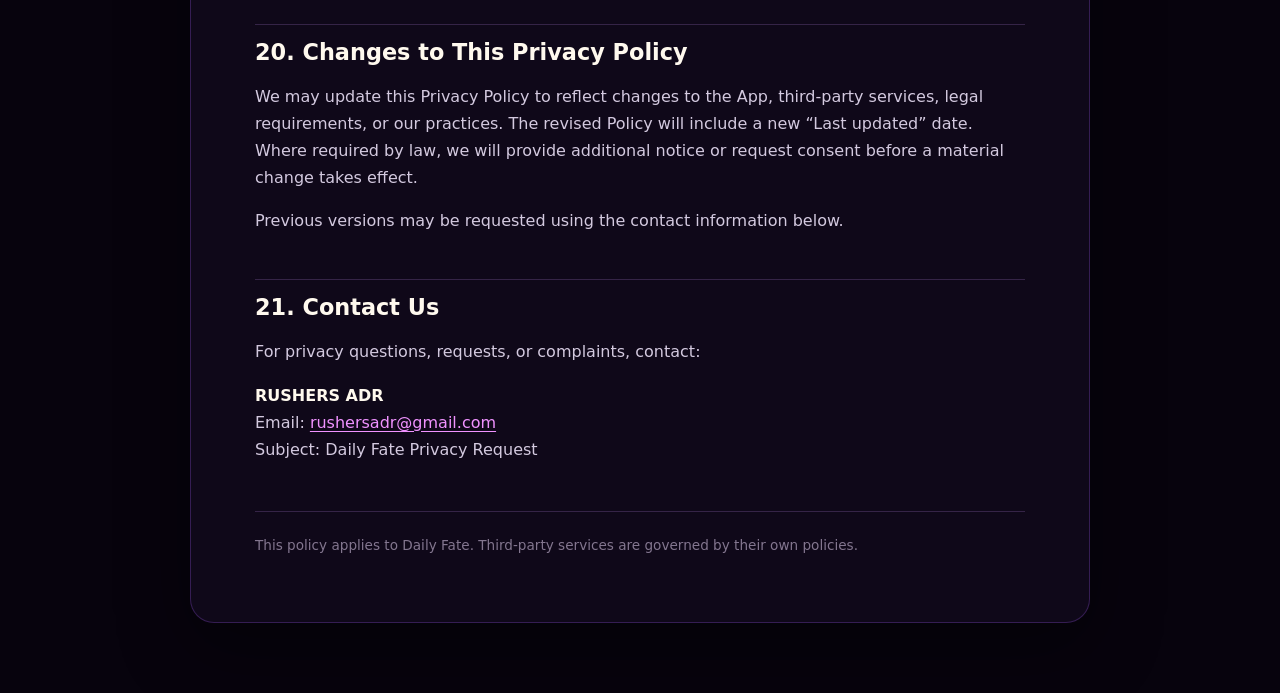
<file: projects/daily-fate/privacy-policy.html>
<!doctype html>
<html lang="en">
<head>
  <meta charset="utf-8">
  <meta name="viewport" content="width=device-width, initial-scale=1">
  <meta name="robots" content="index,follow">
  <meta name="description" content="Privacy Policy for the Daily Fate Android app.">
  <meta name="theme-color" content="#07030d">
  <title>Privacy Policy — Daily Fate</title>
  <link rel="stylesheet" href="styles.css?v=20260922-1">
</head>
<body>
  <nav class="topbar" aria-label="Daily Fate navigation">
    <a class="brand" href="index.html"><img src="daily-fate-icon.png" alt="" width="34" height="34"> Daily Fate</a>
    <a class="store-link" href="https://play.google.com/store/apps/details?id=com.adrian.dailyfate">Get it on Google Play</a>
  </nav>

  <main class="policy">
    <p class="eyebrow">Daily Fate</p>
    <h1>Privacy Policy</h1>
    <p class="updated"><strong>Effective and last updated: September 22, 2026</strong></p>
    <p>This Privacy Policy explains how the <strong>Daily Fate</strong> Android application (the <strong>“App”</strong>) handles information when you install or use it.</p>
    <p>The App is provided by <strong>RUSHERS ADR</strong> (the <strong>“Service Provider,” “we,” “us,”</strong> or <strong>“our”</strong>). For the purposes of applicable data-protection law, RUSHERS ADR is the controller of personal data processed for its own purposes.</p>
    <p>If you do not agree with this Privacy Policy, please do not use the App.</p>

    <section class="summary">
      <h2>1. Summary</h2>
      <ul>
        <li>The App does not require an account and does not ask you to submit your name, phone number, postal address, contacts, photos, or precise location.</li>
        <li>Your selected language, daily fate, notification settings, and cached ad-free status are stored locally on your device.</li>
        <li>The App uses Google Analytics for Firebase to understand general app usage and performance.</li>
        <li>The App uses Google AdMob to load and display interstitial advertisements.</li>
        <li>An optional one-time purchase to remove ads is processed through Google Play Billing. We do not receive your full payment-card or bank details.</li>
        <li>Notifications are optional and scheduled locally on your device.</li>
        <li>When you share a fate, the App creates a temporary image on your device and sends it only to the app or service you select through Android’s share interface.</li>
      </ul>
    </section>

    <h2>2. Scope of This Policy</h2>
    <p>This Policy applies to the Daily Fate Android App and related support communications with the Service Provider. It does not govern third-party apps, websites, advertising services, payment services, or sharing destinations. Those services operate under their own privacy policies.</p>

    <h2>3. Information Stored Locally on Your Device</h2>
    <p>The App stores the following information in Android app-private storage so its features work correctly:</p>
    <ul>
      <li><strong>Language settings:</strong> whether a language has been selected and the currently selected language.</li>
      <li><strong>Daily fate information:</strong> the date, category, title, message, and advice for the fate revealed on your device.</li>
      <li><strong>Notification preferences:</strong> whether reminders are enabled, whether notification permission has been requested, the selected reminder time, and the language used for notifications.</li>
      <li><strong>Purchase entitlement cache:</strong> a local true-or-false value indicating whether Google Play has reported that the ad-free upgrade is owned.</li>
      <li><strong>Temporary sharing file:</strong> a PNG image of your fate generated in the App’s cache when you use the sharing feature.</li>
    </ul>
    <p>This locally stored information is used to provide the App’s features. The Service Provider does not operate a server that receives your selected fate, language, or notification schedule.</p>
    <p>Local information normally remains on your device until it is replaced, cleared through the App or Android settings, removed automatically from the cache, or deleted when the App is uninstalled. Android backup behavior may also depend on your device and Google account backup settings.</p>

    <h2>4. Information Collected Automatically by Third-Party Services</h2>
    <p>The App includes third-party software development kits supplied by Google. These services may automatically collect or receive information when the App is installed, opened, or used.</p>

    <h3>4.1 Google Analytics for Firebase</h3>
    <p>Google Analytics for Firebase may automatically process information such as:</p>
    <ul>
      <li>a pseudonymous app-instance identifier;</li>
      <li>the Android Advertising ID, when available;</li>
      <li>masked IP address and approximate geographic information derived from it;</li>
      <li>app opens, sessions, screen views, and other app lifecycle events;</li>
      <li>device type, operating system, app version, language, and general technical information;</li>
      <li>in-app purchase events, including product information and price; and</li>
      <li>diagnostic and performance information.</li>
    </ul>
    <p>The App does not create a Daily Fate account or intentionally assign your name or email address as a Firebase user ID. Analytics information is used to understand general usage, measure performance, diagnose issues, and improve the App.</p>

    <h3>4.2 Google AdMob and the Google Mobile Ads SDK</h3>
    <p>The App uses Google AdMob to request and display interstitial advertisements. According to Google’s disclosures, the Google Mobile Ads SDK may automatically collect or share:</p>
    <ul>
      <li>your device’s IP address, which may be used to estimate general location;</li>
      <li>app and advertisement interactions, such as app launches, taps, impressions, and video views;</li>
      <li>diagnostic information, including app or SDK performance information; and</li>
      <li>device or account identifiers, including the Android Advertising ID, App Set ID, and other identifiers when available.</li>
    </ul>
    <p>Google may use this information for advertising, ad delivery, frequency control, measurement, analytics, security, and fraud prevention. Depending on your region, device settings, consent choices, and Google’s configuration, advertisements may be personalized, non-personalized, limited, or based on contextual information.</p>
    <p>Buying the optional ad-free upgrade prevents advertisements from being shown once the entitlement is recognized. The Google Mobile Ads SDK may still initialize as part of the App.</p>

    <h3>4.3 Google Play Services and Google Play Billing</h3>
    <p>The App connects to Google Play to obtain product details, display the locally applicable price, process the optional ad-free purchase, acknowledge the purchase, and check whether the purchase is owned or pending.</p>
    <p>Google processes your payment method, billing information, Google account information, and transaction under Google’s own terms and privacy policy. The App may receive product information, purchase status, and a purchase token or transaction identifier required to verify and acknowledge the purchase. The Service Provider does not receive or store your full payment-card or bank-account details. The App stores only a local cached value indicating whether the ad-free feature is owned.</p>

    <h2>5. Information You Choose to Provide</h2>
    <p>The App does not include account registration, a profile, or a form for submitting personal information to the Service Provider.</p>
    <p>If you contact us by email, we receive your email address and any information you choose to include in your message. We use that information to answer your request, provide support, protect the App, or comply with legal obligations. Please do not send sensitive personal information that is unnecessary for your request.</p>

    <h2>6. Notifications</h2>
    <p>The App may ask for Android notification permission. If you allow notifications, the App schedules a daily reminder locally at the time you select. Notification preferences and the selected language are stored on your device. The App also uses Android’s boot-completed functionality to restore enabled reminders after a device restart.</p>
    <p>Notification permission is optional. You can turn reminders off in the App’s settings or change notification permission in Android settings. If today’s fate has already been revealed, the App is designed not to send that day’s reminder.</p>

    <h2>7. Sharing Your Fate</h2>
    <p>When you tap the share button, the App creates a temporary PNG card in its private cache containing your displayed fate. Android’s share interface then lets you choose a third-party app or service. The accompanying text may include a Google Play link to Daily Fate.</p>
    <p>The App does not transmit the image until you select a sharing destination. Once you share it, the selected third party processes the image, accompanying text, and any related metadata under its own privacy policy. The temporary image may remain in the App’s cache until it is overwritten, cleared by Android, cleared by you, or removed when the App is uninstalled.</p>

    <h2>8. Permissions Used by the App</h2>
    <p>The App may use:</p>
    <ul>
      <li><strong>Internet access:</strong> required for advertisements, analytics, Google Play Billing, and opening online links.</li>
      <li><strong>Post notifications:</strong> used only if you enable daily reminders.</li>
      <li><strong>Receive boot completed:</strong> used to restore enabled local reminders after the device restarts.</li>
      <li><strong>Temporary content-URI access:</strong> used to allow the sharing app you select to read the generated fate image. Access is granted only for the sharing operation.</li>
    </ul>
    <p>The App does not request access to precise location, contacts, call logs, microphone, camera, or your general photo library.</p>

    <h2>9. How Information Is Used</h2>
    <p>Information described in this Policy may be used to:</p>
    <ul>
      <li>provide and maintain the App’s features;</li>
      <li>remember your settings and daily fate;</li>
      <li>schedule optional notifications;</li>
      <li>generate and share a fate card at your request;</li>
      <li>deliver, measure, and protect advertisements;</li>
      <li>process and restore the ad-free purchase;</li>
      <li>understand aggregate usage and improve functionality;</li>
      <li>diagnose crashes, errors, and performance issues;</li>
      <li>respond to support or privacy requests;</li>
      <li>prevent fraud, abuse, or security incidents; and</li>
      <li>comply with law and enforce applicable rights.</li>
    </ul>
    <p>We do not use the text of your locally selected fate to build a personal profile about you.</p>

    <h2>10. Legal Bases for Processing</h2>
    <p>Where the European Economic Area, United Kingdom, or similar laws apply, processing may rely on:</p>
    <ul>
      <li><strong>Performance of a contract:</strong> to provide App functionality and the optional purchase you request.</li>
      <li><strong>Legitimate interests:</strong> to operate, secure, diagnose, and improve the App, prevent fraud, and understand general performance, where those interests are not overridden by your rights.</li>
      <li><strong>Consent:</strong> where consent is required for notifications, device storage or identifiers, personalized advertising, analytics, or similar technologies. You may withdraw consent through available App, device, Google, or consent settings without affecting prior processing.</li>
      <li><strong>Legal obligation:</strong> when processing is necessary to comply with applicable law or valid legal requests.</li>
    </ul>
    <p>The legal basis used may vary according to the feature, information, and jurisdiction.</p>

    <h2>11. When Information May Be Shared</h2>
    <p>We may disclose or allow processing of information:</p>
    <ul>
      <li><strong>With service providers:</strong> including Google Analytics for Firebase, Google AdMob, Google Play Services, and Google Play Billing.</li>
      <li><strong>At your direction:</strong> when you choose an app or service through Android’s share interface.</li>
      <li><strong>For legal reasons:</strong> when reasonably necessary to comply with law, legal process, or an enforceable governmental request.</li>
      <li><strong>For safety and security:</strong> when reasonably necessary to investigate fraud or abuse, protect legal rights, enforce terms, or protect users and the public.</li>
      <li><strong>In a business transfer:</strong> if the App or its relevant assets are involved in a merger, acquisition, financing, reorganization, or sale, subject to applicable law.</li>
    </ul>
    <p>We do not sell your personal information for money. However, some privacy laws define advertising disclosures involving device identifiers as “sharing,” “targeted advertising,” or a “sale,” even when no money is exchanged. Where those laws apply, you may have the right to opt out.</p>

    <h2>12. Advertising and Analytics Choices</h2>
    <p>Depending on your device, region, and available services, you may be able to:</p>
    <ul>
      <li>reset or delete the Android Advertising ID;</li>
      <li>control ad personalization in Android or Google settings;</li>
      <li>adjust privacy and advertising choices presented by Google;</li>
      <li>turn off notifications through the App or Android settings;</li>
      <li>purchase the optional ad-free upgrade; or</li>
      <li>uninstall the App to stop future App activity from your device.</li>
    </ul>
    <p>Uninstalling the App does not automatically delete information already processed by Google or another third party. Their retention and deletion practices are governed by their policies and your available account or privacy controls.</p>

    <h2>13. Data Retention</h2>
    <p>We retain information only for as long as reasonably necessary for the purposes described in this Policy, including legal, accounting, security, and support purposes.</p>
    <ul>
      <li>App preferences and the daily fate stored locally remain until replaced, reset, cleared, or the App is uninstalled.</li>
      <li>The fate image used for sharing remains in temporary cache until overwritten or cleared by the operating system, you, or uninstallation.</li>
      <li>Support emails may be retained while necessary to respond, maintain appropriate records, resolve disputes, or meet legal obligations.</li>
      <li>Analytics, advertising, and transaction information is retained by Google according to the applicable service configuration, Google’s retention controls, and Google’s policies.</li>
    </ul>
    <p>Aggregated or de-identified information that can no longer reasonably identify you may be retained for longer periods.</p>

    <h2>14. International Data Transfers</h2>
    <p>Google and other service providers may process information in countries other than the country where you live. Those countries may have different data-protection laws. Where required, transfers are made using legally recognized safeguards, such as adequacy decisions, contractual protections, or other approved transfer mechanisms.</p>

    <h2>15. Data Security</h2>
    <p>We use reasonable administrative and technical safeguards appropriate to the App, including Android app-private storage and secure content-URI sharing. Google states that information collected by its Mobile Ads and Analytics SDKs is encrypted in transit.</p>
    <p>No method of storage or transmission is completely secure. We cannot guarantee absolute security. If a personal-data breach requires notification under applicable law, we will provide notice as required.</p>

    <h2>16. Your Privacy Rights</h2>
    <p>Depending on where you live, you may have rights to request access, correction, deletion, restriction, portability, or objection; withdraw consent; opt out of certain sales, sharing, profiling, or targeted advertising; appeal a denied request; and complain to a data-protection authority.</p>
    <p>You may delete locally stored App information by clearing the App’s data in Android settings or uninstalling the App. For requests directed to the Service Provider, email <a href="mailto:rushersadr@gmail.com">rushersadr@gmail.com</a> with the subject <strong>“Daily Fate Privacy Request.”</strong></p>
    <p>Because the App has no user accounts and much third-party information is pseudonymous, we may need information that reasonably allows us or the relevant provider to identify applicable records. We will not ask for more information than reasonably necessary. Some requests may be subject to lawful exceptions.</p>
    <p>You may also need to contact Google or use Google’s privacy controls for information processed independently by Google.</p>
    <h3>European Economic Area and United Kingdom</h3>
    <p>You may exercise rights provided by the GDPR or UK GDPR and complain to the data-protection authority in the country where you live, work, or believe an infringement occurred.</p>
    <h3>California and Other U.S. States</h3>
    <p>Where applicable law grants these rights, residents may request access, correction, or deletion and may opt out of qualifying sale, sharing, targeted advertising, or certain profiling. We will not discriminate against you for exercising a privacy right. We do not knowingly use sensitive personal information to infer characteristics about you.</p>
    <p>We do not sell personal information for monetary payment. Advertising services may be treated as “sharing” or targeted advertising under some laws. You may contact us to exercise an applicable opt-out right and may also use Android and Google advertising controls.</p>

    <h2>17. Children’s Privacy</h2>
    <p>The App is not directed to children under <strong>16</strong>, or any higher minimum age required by local law. We do not knowingly ask children to provide personal information. If you are below the applicable minimum age, do not use the App without authorization from a parent or legal guardian where permitted by law.</p>
    <p>If you believe a child has provided personal information to us in violation of applicable law, contact <a href="mailto:rushersadr@gmail.com">rushersadr@gmail.com</a>. We will take reasonable steps to investigate and delete the information where required.</p>

    <h2>18. Automated Decision-Making</h2>
    <p>The App randomly selects entertainment content from locally bundled fate entries. This selection is not based on a personal profile and does not produce legal or similarly significant effects. We do not use your daily fate for automated decisions about you.</p>

    <h2>19. Third-Party Privacy Information</h2>
    <p>The following resources explain relevant Google practices and controls:</p>
    <ul>
      <li><a href="https://policies.google.com/privacy">Google Privacy Policy</a></li>
      <li><a href="https://policies.google.com/technologies/partner-sites">How Google uses information from sites or apps that use its services</a></li>
      <li><a href="https://policies.google.com/technologies/ads">Google advertising technologies and controls</a></li>
      <li><a href="https://developers.google.com/admob/android/privacy/play-data-disclosure">Google Mobile Ads SDK data disclosure</a></li>
      <li><a href="https://support.google.com/analytics/answer/11582702">Google Analytics for Firebase data disclosure</a></li>
      <li><a href="https://firebase.google.com/support/privacy">Firebase privacy and security information</a></li>
      <li><a href="https://play.google.com/about/play-terms/">Google Play Terms of Service</a></li>
    </ul>
    <p>These links are provided for convenience. Third-party policies may change independently of this Policy.</p>

    <h2>20. Changes to This Privacy Policy</h2>
    <p>We may update this Privacy Policy to reflect changes to the App, third-party services, legal requirements, or our practices. The revised Policy will include a new “Last updated” date. Where required by law, we will provide additional notice or request consent before a material change takes effect.</p>
    <p>Previous versions may be requested using the contact information below.</p>

    <h2>21. Contact Us</h2>
    <p>For privacy questions, requests, or complaints, contact:</p>
    <p><strong>RUSHERS ADR</strong><br>Email: <a href="mailto:rushersadr@gmail.com">rushersadr@gmail.com</a><br>Subject: Daily Fate Privacy Request</p>
    <footer class="policy-footer">This policy applies to Daily Fate. Third-party services are governed by their own policies.</footer>
  </main>
</body>
</html>
</file>
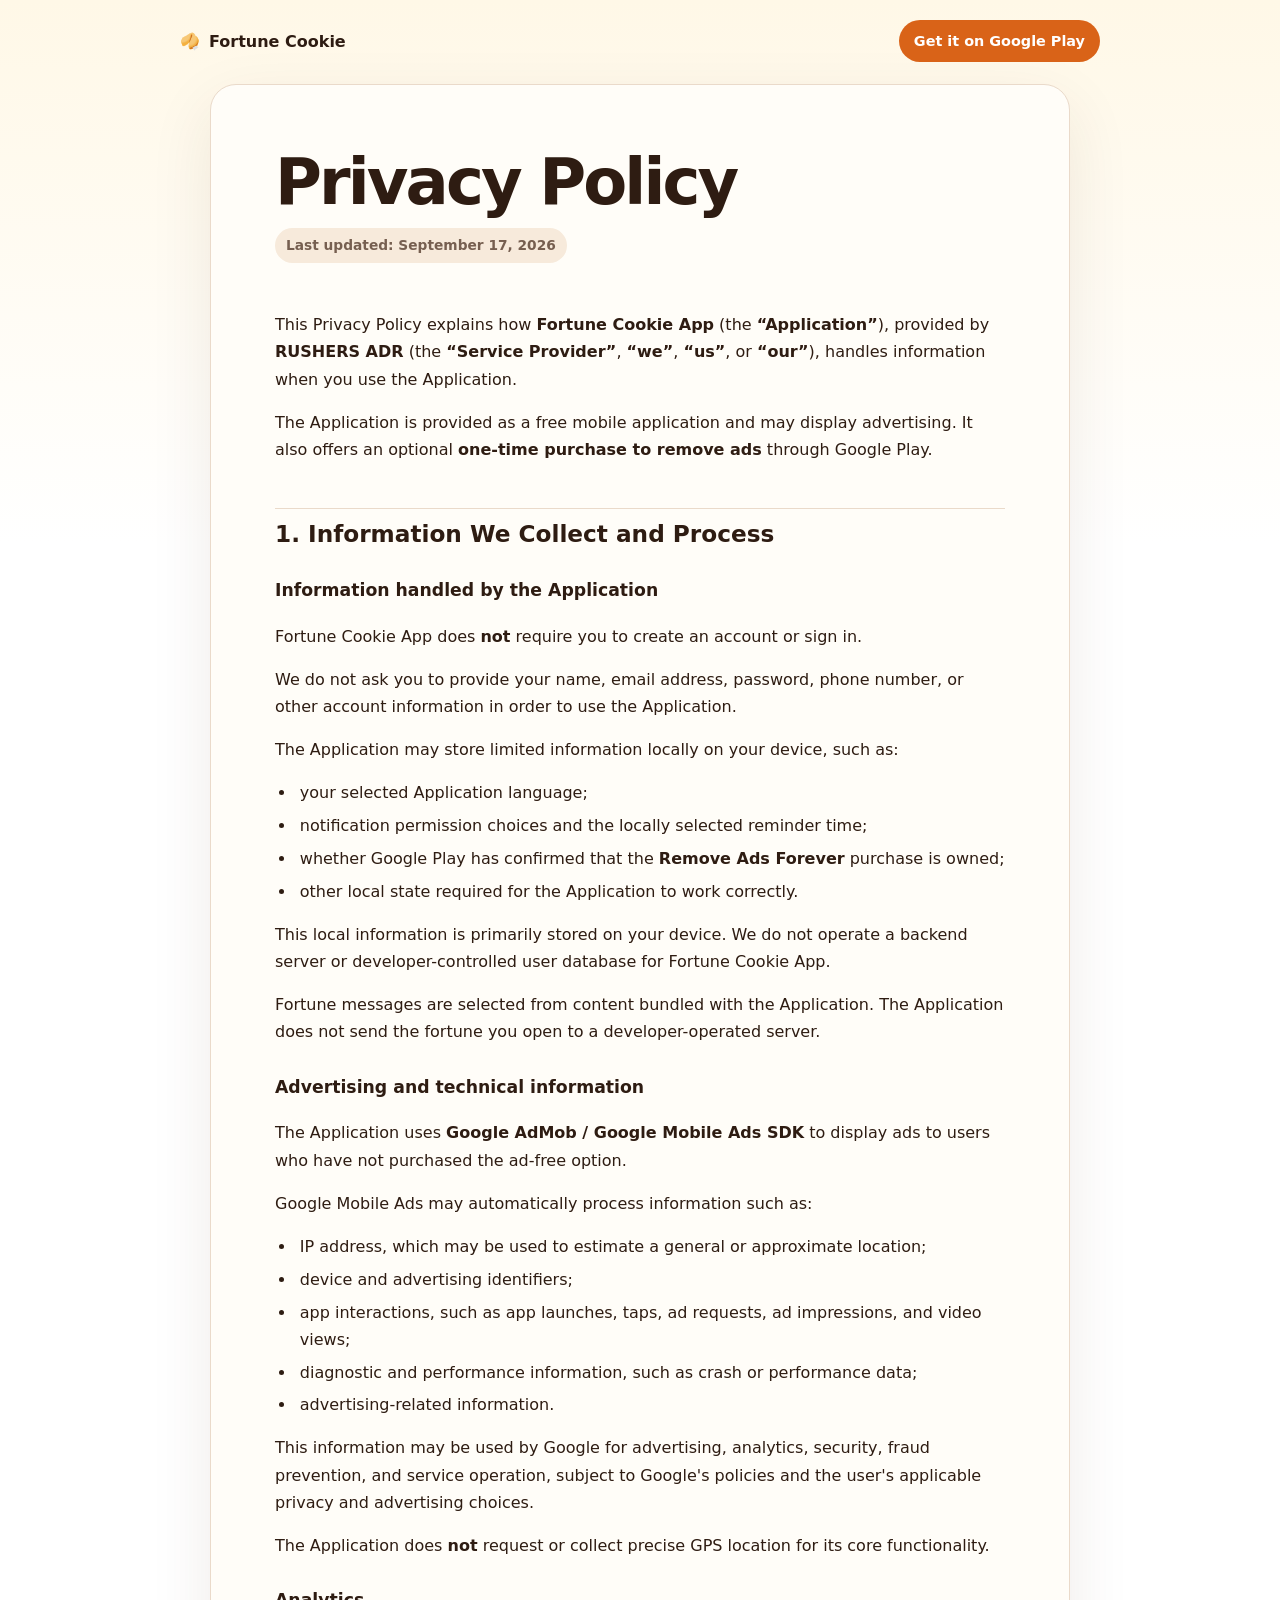
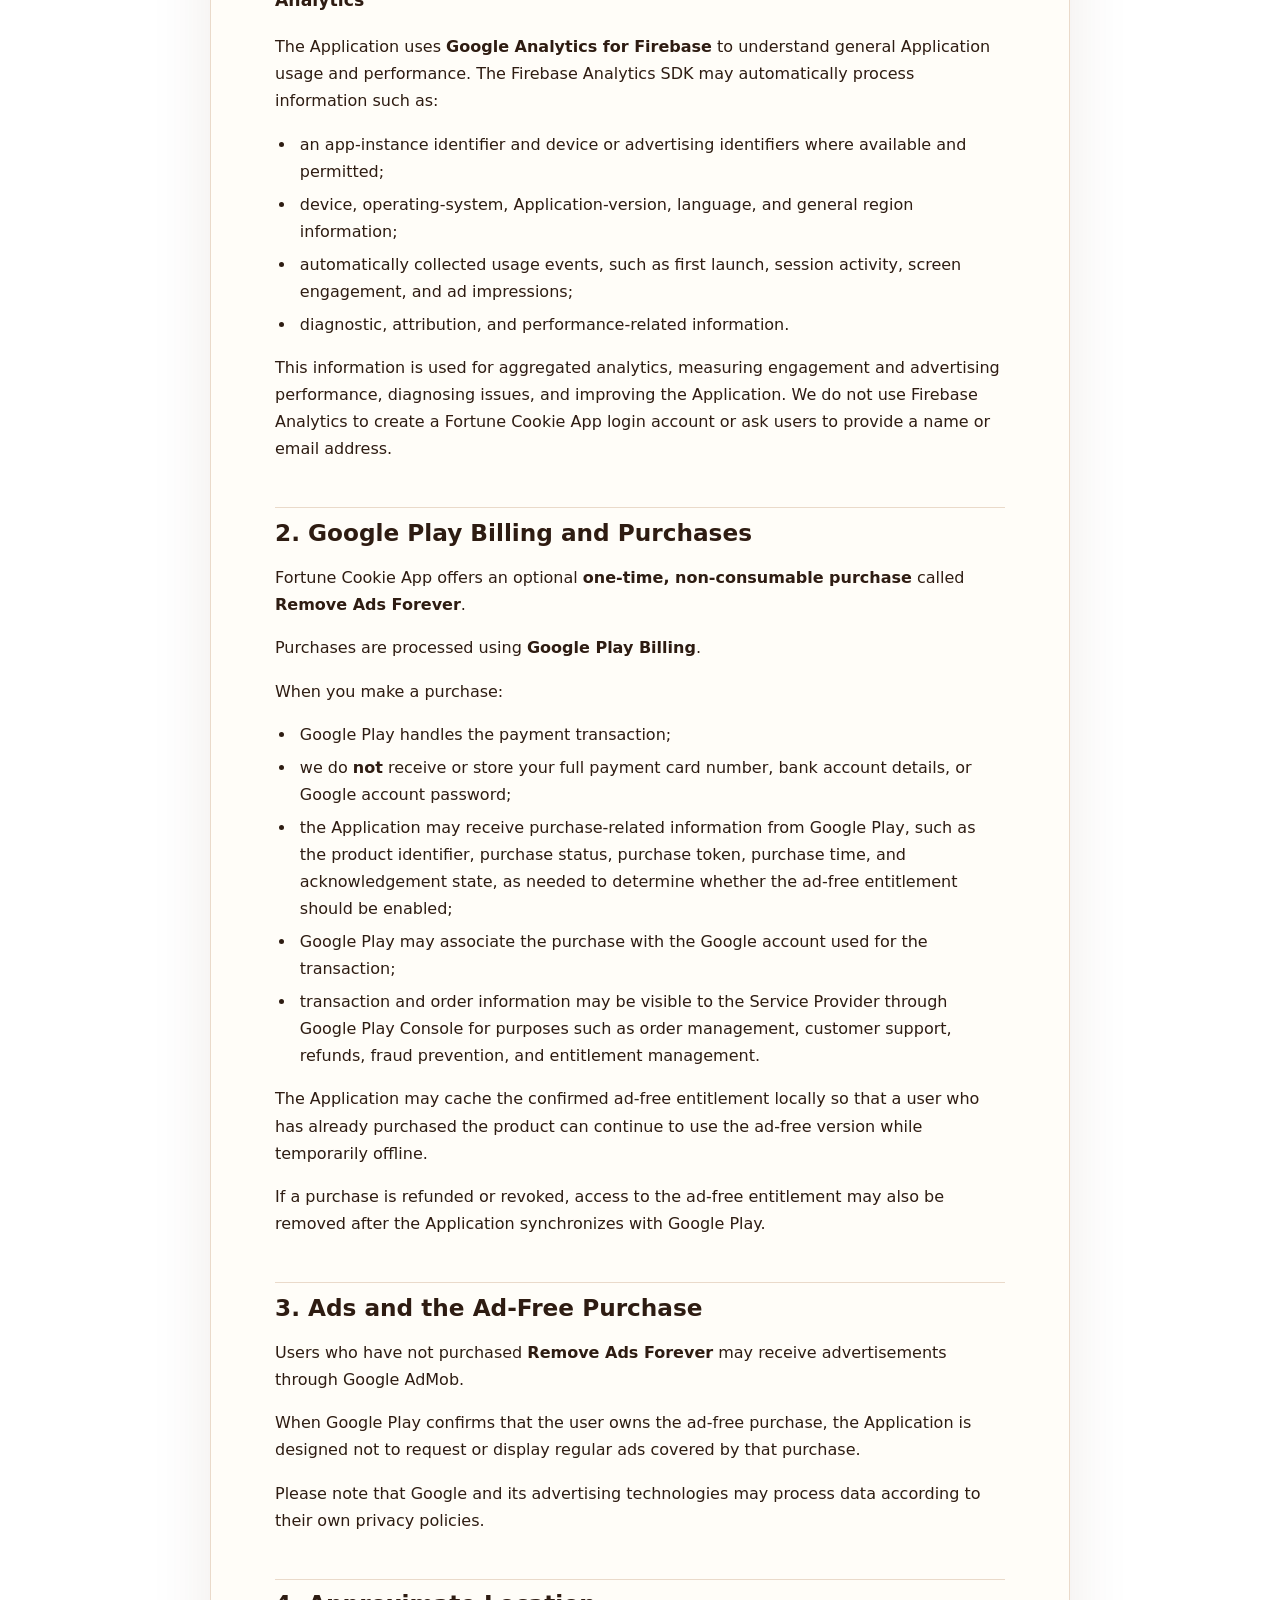
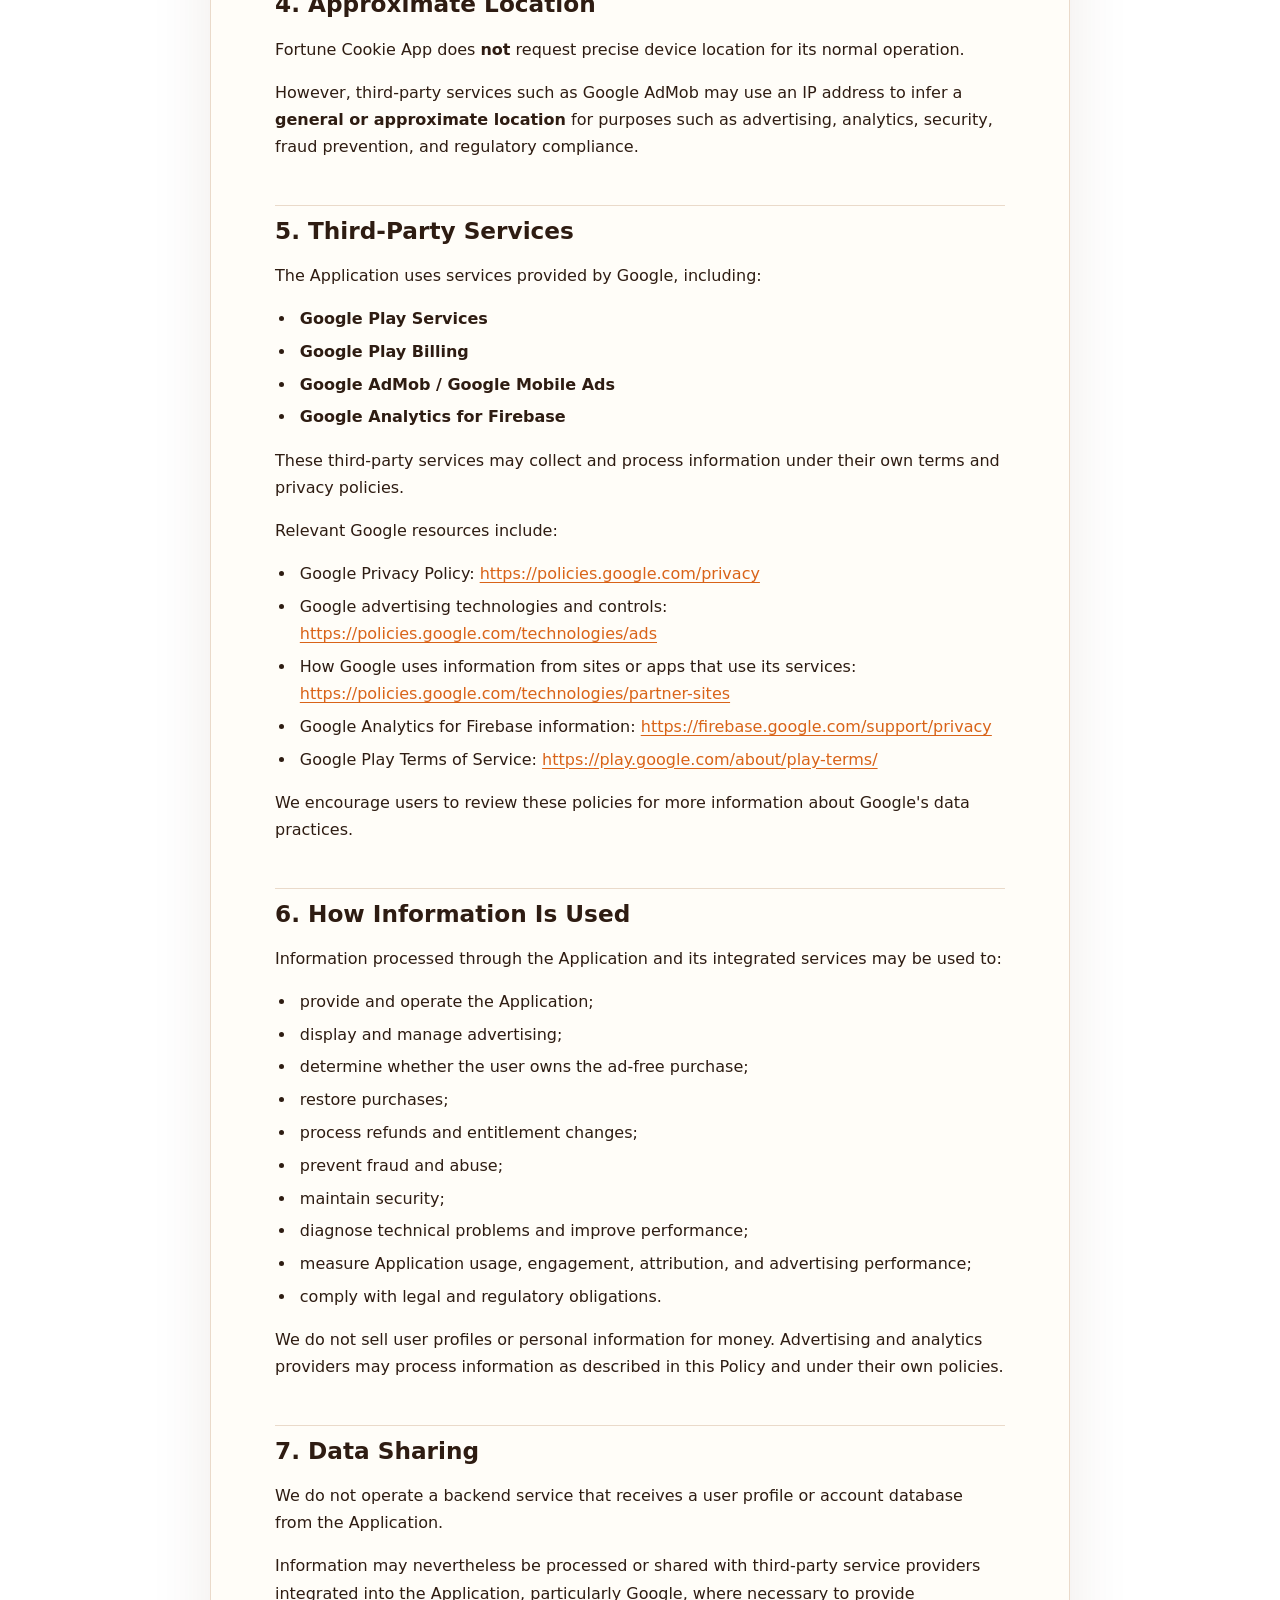
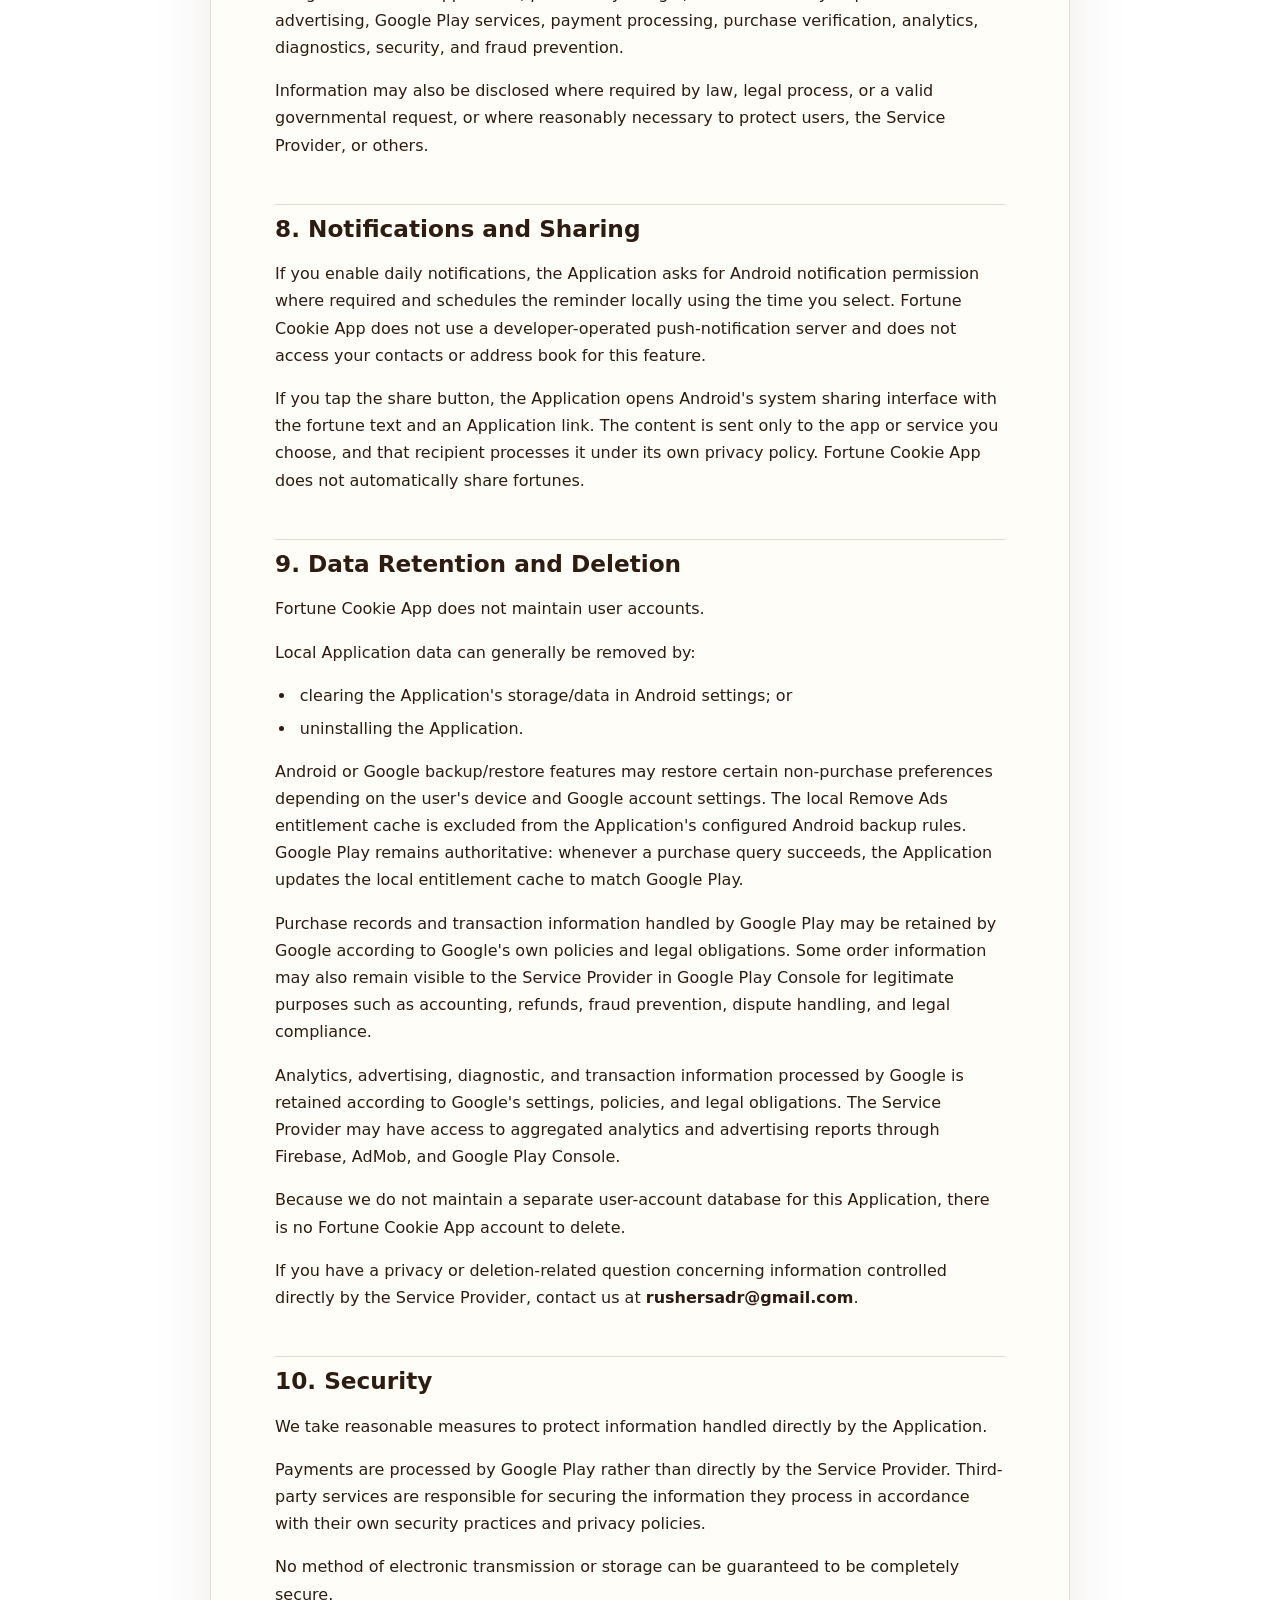
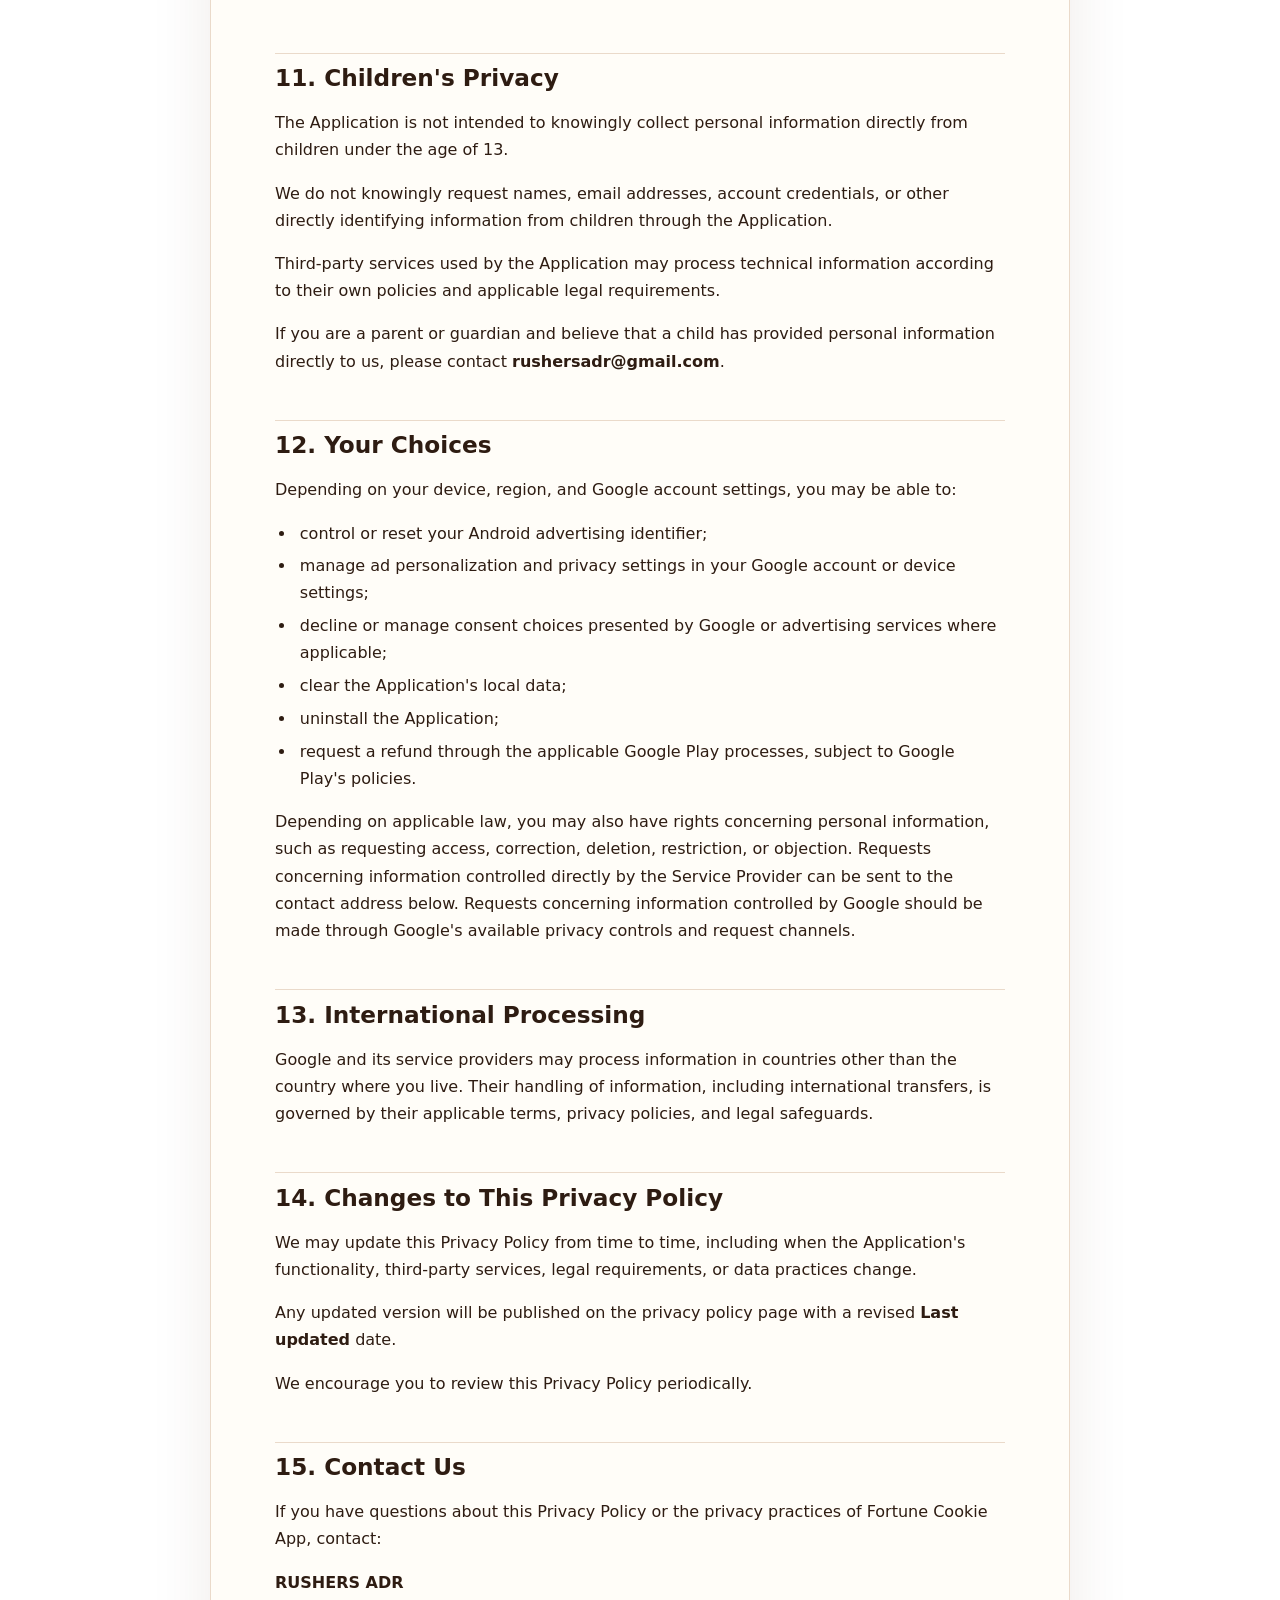
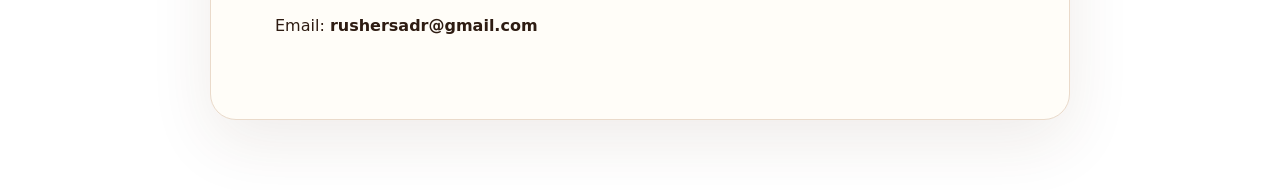
<file: projects/fortunecookie/fortune-cookie-app-privacy-policy.html>
<!doctype html>
<html lang="en"><head><meta charset="utf-8"><meta name="viewport" content="width=device-width, initial-scale=1"><meta name="robots" content="index,follow"><meta name="theme-color" content="#fff8e7"><title>Fortune Cookie App Privacy Policy</title><style>:root{color-scheme:light;--ink:#2e1c12;--muted:#765f50;--cream:#fff8e7;--paper:#fffdf8;--orange:#d96318;--line:#eadaca}*{box-sizing:border-box}body{margin:0;font-family:Inter,"Segoe UI",system-ui,sans-serif;line-height:1.7;background:linear-gradient(180deg,var(--cream),#fff 34rem);color:var(--ink)}.topbar{width:min(920px,calc(100% - 32px));margin:20px auto 0;display:flex;align-items:center;justify-content:space-between;gap:16px}.brand{display:flex;align-items:center;gap:9px;color:var(--ink);font-weight:800;text-decoration:none}.store{padding:9px 15px;color:#fff;background:var(--orange);border-radius:999px;font-size:.9rem;font-weight:750;text-decoration:none}main{width:min(860px,calc(100% - 32px));margin:22px auto 70px;padding:clamp(28px,6vw,64px);background:var(--paper);border:1px solid var(--line);border-radius:26px;box-shadow:0 22px 65px rgba(82,45,19,.09)}h1{max-width:650px;font-size:clamp(2.2rem,6vw,4rem);line-height:1.05;letter-spacing:-.045em;margin:0 0 .7rem}h2{margin:2.8rem 0 .8rem;padding-top:.6rem;font-size:1.45rem;line-height:1.3;border-top:1px solid var(--line)}h3{margin-top:1.7rem;font-size:1.08rem}p,li{font-size:1rem}ul{padding-left:1.3rem}li{padding-left:.25rem;margin:.35rem 0}.updated{display:inline-block;margin:0 0 2rem;padding:6px 11px;color:var(--muted);background:#f7eadb;border-radius:999px;font-size:.86rem}a{color:var(--orange);overflow-wrap:anywhere;text-underline-offset:3px}a:hover{text-decoration-thickness:2px}@media(max-width:600px){.topbar{align-items:flex-start}.store{font-size:0}.store::after{content:"Google Play";font-size:.84rem}main{padding:28px 22px;border-radius:20px}h2{margin-top:2.3rem}}</style></head><body><nav class="topbar" aria-label="Fortune Cookie navigation"><a class="brand" href="index.html"><span aria-hidden="true">🥠</span> Fortune Cookie</a><a class="store" href="https://play.google.com/store/apps/details?id=com.adrian.fortunecookieapp">Get it on Google Play</a></nav><main><h1>Privacy Policy</h1>
<p class="updated"><strong>Last updated: September 17, 2026</strong></p>
<p>This Privacy Policy explains how <strong>Fortune Cookie App</strong> (the <strong>“Application”</strong>), provided by <strong>RUSHERS ADR</strong> (the <strong>“Service Provider”</strong>, <strong>“we”</strong>, <strong>“us”</strong>, or <strong>“our”</strong>), handles information when you use the Application.</p>
<p>The Application is provided as a free mobile application and may display advertising. It also offers an optional <strong>one-time purchase to remove ads</strong> through Google Play.</p>
<h2>1. Information We Collect and Process</h2>
<h3>Information handled by the Application</h3>
<p>Fortune Cookie App does <strong>not</strong> require you to create an account or sign in.</p>
<p>We do not ask you to provide your name, email address, password, phone number, or other account information in order to use the Application.</p>
<p>The Application may store limited information locally on your device, such as:</p>
<ul>
<li>your selected Application language;</li>
<li>notification permission choices and the locally selected reminder time;</li>
<li>whether Google Play has confirmed that the <strong>Remove Ads Forever</strong> purchase is owned;</li>
<li>other local state required for the Application to work correctly.</li>
</ul>
<p>This local information is primarily stored on your device. We do not operate a backend server or developer-controlled user database for Fortune Cookie App.</p>
<p>Fortune messages are selected from content bundled with the Application. The Application does not send the fortune you open to a developer-operated server.</p>
<h3>Advertising and technical information</h3>
<p>The Application uses <strong>Google AdMob / Google Mobile Ads SDK</strong> to display ads to users who have not purchased the ad-free option.</p>
<p>Google Mobile Ads may automatically process information such as:</p>
<ul>
<li>IP address, which may be used to estimate a general or approximate location;</li>
<li>device and advertising identifiers;</li>
<li>app interactions, such as app launches, taps, ad requests, ad impressions, and video views;</li>
<li>diagnostic and performance information, such as crash or performance data;</li>
<li>advertising-related information.</li>
</ul>
<p>This information may be used by Google for advertising, analytics, security, fraud prevention, and service operation, subject to Google's policies and the user's applicable privacy and advertising choices.</p>
<p>The Application does <strong>not</strong> request or collect precise GPS location for its core functionality.</p>
<h3>Analytics</h3>
<p>The Application uses <strong>Google Analytics for Firebase</strong> to understand general Application usage and performance. The Firebase Analytics SDK may automatically process information such as:</p>
<ul>
<li>an app-instance identifier and device or advertising identifiers where available and permitted;</li>
<li>device, operating-system, Application-version, language, and general region information;</li>
<li>automatically collected usage events, such as first launch, session activity, screen engagement, and ad impressions;</li>
<li>diagnostic, attribution, and performance-related information.</li>
</ul>
<p>This information is used for aggregated analytics, measuring engagement and advertising performance, diagnosing issues, and improving the Application. We do not use Firebase Analytics to create a Fortune Cookie App login account or ask users to provide a name or email address.</p>
<h2>2. Google Play Billing and Purchases</h2>
<p>Fortune Cookie App offers an optional <strong>one-time, non-consumable purchase</strong> called <strong>Remove Ads Forever</strong>.</p>
<p>Purchases are processed using <strong>Google Play Billing</strong>.</p>
<p>When you make a purchase:</p>
<ul>
<li>Google Play handles the payment transaction;</li>
<li>we do <strong>not</strong> receive or store your full payment card number, bank account details, or Google account password;</li>
<li>the Application may receive purchase-related information from Google Play, such as the product identifier, purchase status, purchase token, purchase time, and acknowledgement state, as needed to determine whether the ad-free entitlement should be enabled;</li>
<li>Google Play may associate the purchase with the Google account used for the transaction;</li>
<li>transaction and order information may be visible to the Service Provider through Google Play Console for purposes such as order management, customer support, refunds, fraud prevention, and entitlement management.</li>
</ul>
<p>The Application may cache the confirmed ad-free entitlement locally so that a user who has already purchased the product can continue to use the ad-free version while temporarily offline.</p>
<p>If a purchase is refunded or revoked, access to the ad-free entitlement may also be removed after the Application synchronizes with Google Play.</p>
<h2>3. Ads and the Ad-Free Purchase</h2>
<p>Users who have not purchased <strong>Remove Ads Forever</strong> may receive advertisements through Google AdMob.</p>
<p>When Google Play confirms that the user owns the ad-free purchase, the Application is designed not to request or display regular ads covered by that purchase.</p>
<p>Please note that Google and its advertising technologies may process data according to their own privacy policies.</p>
<h2>4. Approximate Location</h2>
<p>Fortune Cookie App does <strong>not</strong> request precise device location for its normal operation.</p>
<p>However, third-party services such as Google AdMob may use an IP address to infer a <strong>general or approximate location</strong> for purposes such as advertising, analytics, security, fraud prevention, and regulatory compliance.</p>
<h2>5. Third-Party Services</h2>
<p>The Application uses services provided by Google, including:</p>
<ul>
<li><strong>Google Play Services</strong></li>
<li><strong>Google Play Billing</strong></li>
<li><strong>Google AdMob / Google Mobile Ads</strong></li>
<li><strong>Google Analytics for Firebase</strong></li>
</ul>
<p>These third-party services may collect and process information under their own terms and privacy policies.</p>
<p>Relevant Google resources include:</p>
<ul>
<li>Google Privacy Policy: <a href="https://policies.google.com/privacy">https://policies.google.com/privacy</a></li>
<li>Google advertising technologies and controls: <a href="https://policies.google.com/technologies/ads">https://policies.google.com/technologies/ads</a></li>
<li>How Google uses information from sites or apps that use its services: <a href="https://policies.google.com/technologies/partner-sites">https://policies.google.com/technologies/partner-sites</a></li>
<li>Google Analytics for Firebase information: <a href="https://firebase.google.com/support/privacy">https://firebase.google.com/support/privacy</a></li>
<li>Google Play Terms of Service: <a href="https://play.google.com/about/play-terms/">https://play.google.com/about/play-terms/</a></li>
</ul>
<p>We encourage users to review these policies for more information about Google's data practices.</p>
<h2>6. How Information Is Used</h2>
<p>Information processed through the Application and its integrated services may be used to:</p>
<ul>
<li>provide and operate the Application;</li>
<li>display and manage advertising;</li>
<li>determine whether the user owns the ad-free purchase;</li>
<li>restore purchases;</li>
<li>process refunds and entitlement changes;</li>
<li>prevent fraud and abuse;</li>
<li>maintain security;</li>
<li>diagnose technical problems and improve performance;</li>
<li>measure Application usage, engagement, attribution, and advertising performance;</li>
<li>comply with legal and regulatory obligations.</li>
</ul>
<p>We do not sell user profiles or personal information for money. Advertising and analytics providers may process information as described in this Policy and under their own policies.</p>
<h2>7. Data Sharing</h2>
<p>We do not operate a backend service that receives a user profile or account database from the Application.</p>
<p>Information may nevertheless be processed or shared with third-party service providers integrated into the Application, particularly Google, where necessary to provide advertising, Google Play services, payment processing, purchase verification, analytics, diagnostics, security, and fraud prevention.</p>
<p>Information may also be disclosed where required by law, legal process, or a valid governmental request, or where reasonably necessary to protect users, the Service Provider, or others.</p>
<h2>8. Notifications and Sharing</h2>
<p>If you enable daily notifications, the Application asks for Android notification permission where required and schedules the reminder locally using the time you select. Fortune Cookie App does not use a developer-operated push-notification server and does not access your contacts or address book for this feature.</p>
<p>If you tap the share button, the Application opens Android's system sharing interface with the fortune text and an Application link. The content is sent only to the app or service you choose, and that recipient processes it under its own privacy policy. Fortune Cookie App does not automatically share fortunes.</p>
<h2>9. Data Retention and Deletion</h2>
<p>Fortune Cookie App does not maintain user accounts.</p>
<p>Local Application data can generally be removed by:</p>
<ul>
<li>clearing the Application's storage/data in Android settings; or</li>
<li>uninstalling the Application.</li>
</ul>
<p>Android or Google backup/restore features may restore certain non-purchase preferences depending on the user's device and Google account settings. The local Remove Ads entitlement cache is excluded from the Application's configured Android backup rules. Google Play remains authoritative: whenever a purchase query succeeds, the Application updates the local entitlement cache to match Google Play.</p>
<p>Purchase records and transaction information handled by Google Play may be retained by Google according to Google's own policies and legal obligations. Some order information may also remain visible to the Service Provider in Google Play Console for legitimate purposes such as accounting, refunds, fraud prevention, dispute handling, and legal compliance.</p>
<p>Analytics, advertising, diagnostic, and transaction information processed by Google is retained according to Google's settings, policies, and legal obligations. The Service Provider may have access to aggregated analytics and advertising reports through Firebase, AdMob, and Google Play Console.</p>
<p>Because we do not maintain a separate user-account database for this Application, there is no Fortune Cookie App account to delete.</p>
<p>If you have a privacy or deletion-related question concerning information controlled directly by the Service Provider, contact us at <strong>rushersadr@gmail.com</strong>.</p>
<h2>10. Security</h2>
<p>We take reasonable measures to protect information handled directly by the Application.</p>
<p>Payments are processed by Google Play rather than directly by the Service Provider. Third-party services are responsible for securing the information they process in accordance with their own security practices and privacy policies.</p>
<p>No method of electronic transmission or storage can be guaranteed to be completely secure.</p>
<h2>11. Children's Privacy</h2>
<p>The Application is not intended to knowingly collect personal information directly from children under the age of 13.</p>
<p>We do not knowingly request names, email addresses, account credentials, or other directly identifying information from children through the Application.</p>
<p>Third-party services used by the Application may process technical information according to their own policies and applicable legal requirements.</p>
<p>If you are a parent or guardian and believe that a child has provided personal information directly to us, please contact <strong>rushersadr@gmail.com</strong>.</p>
<h2>12. Your Choices</h2>
<p>Depending on your device, region, and Google account settings, you may be able to:</p>
<ul>
<li>control or reset your Android advertising identifier;</li>
<li>manage ad personalization and privacy settings in your Google account or device settings;</li>
<li>decline or manage consent choices presented by Google or advertising services where applicable;</li>
<li>clear the Application's local data;</li>
<li>uninstall the Application;</li>
<li>request a refund through the applicable Google Play processes, subject to Google Play's policies.</li>
</ul>
<p>Depending on applicable law, you may also have rights concerning personal information, such as requesting access, correction, deletion, restriction, or objection. Requests concerning information controlled directly by the Service Provider can be sent to the contact address below. Requests concerning information controlled by Google should be made through Google's available privacy controls and request channels.</p>
<h2>13. International Processing</h2>
<p>Google and its service providers may process information in countries other than the country where you live. Their handling of information, including international transfers, is governed by their applicable terms, privacy policies, and legal safeguards.</p>
<h2>14. Changes to This Privacy Policy</h2>
<p>We may update this Privacy Policy from time to time, including when the Application's functionality, third-party services, legal requirements, or data practices change.</p>
<p>Any updated version will be published on the privacy policy page with a revised <strong>Last updated</strong> date.</p>
<p>We encourage you to review this Privacy Policy periodically.</p>
<h2>15. Contact Us</h2>
<p>If you have questions about this Privacy Policy or the privacy practices of Fortune Cookie App, contact:</p>
<p><strong>RUSHERS ADR</strong>  </p>
<p>Email: <strong>rushersadr@gmail.com</strong></p></main></body></html>
</file>
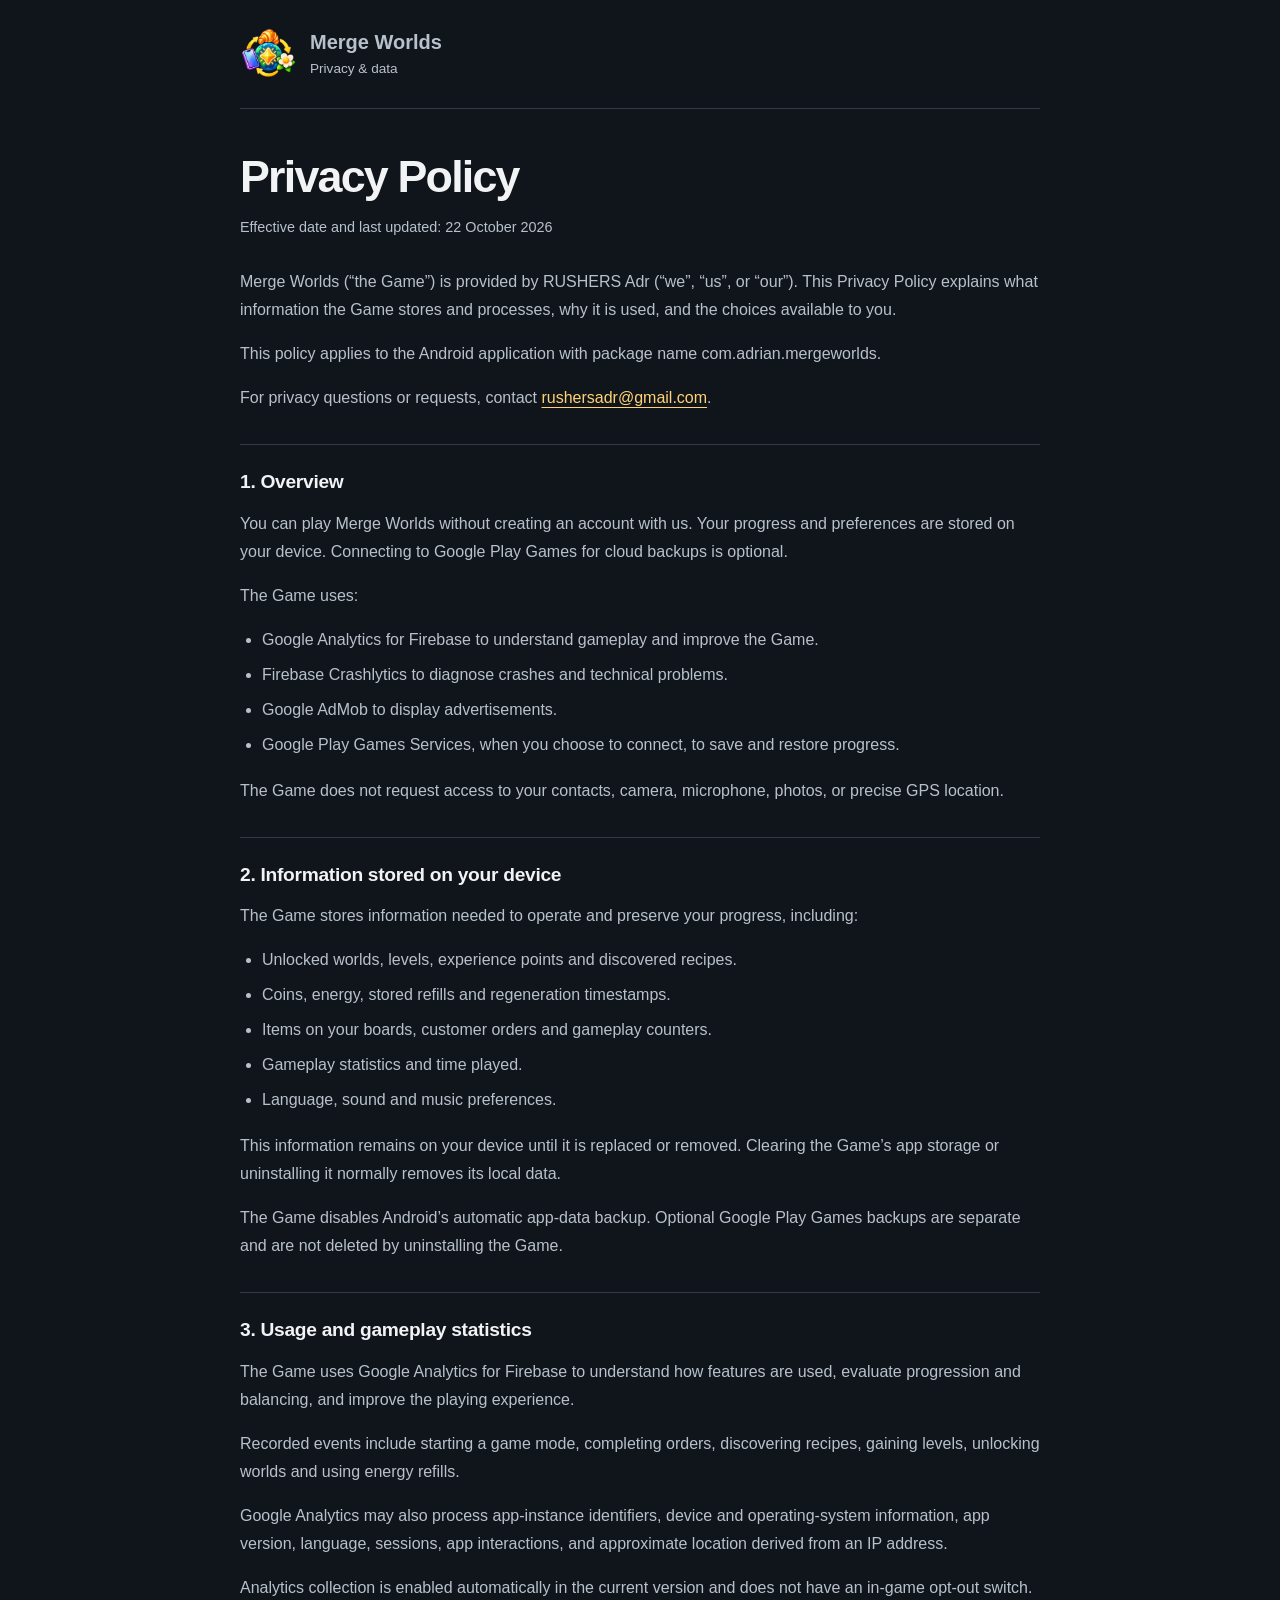
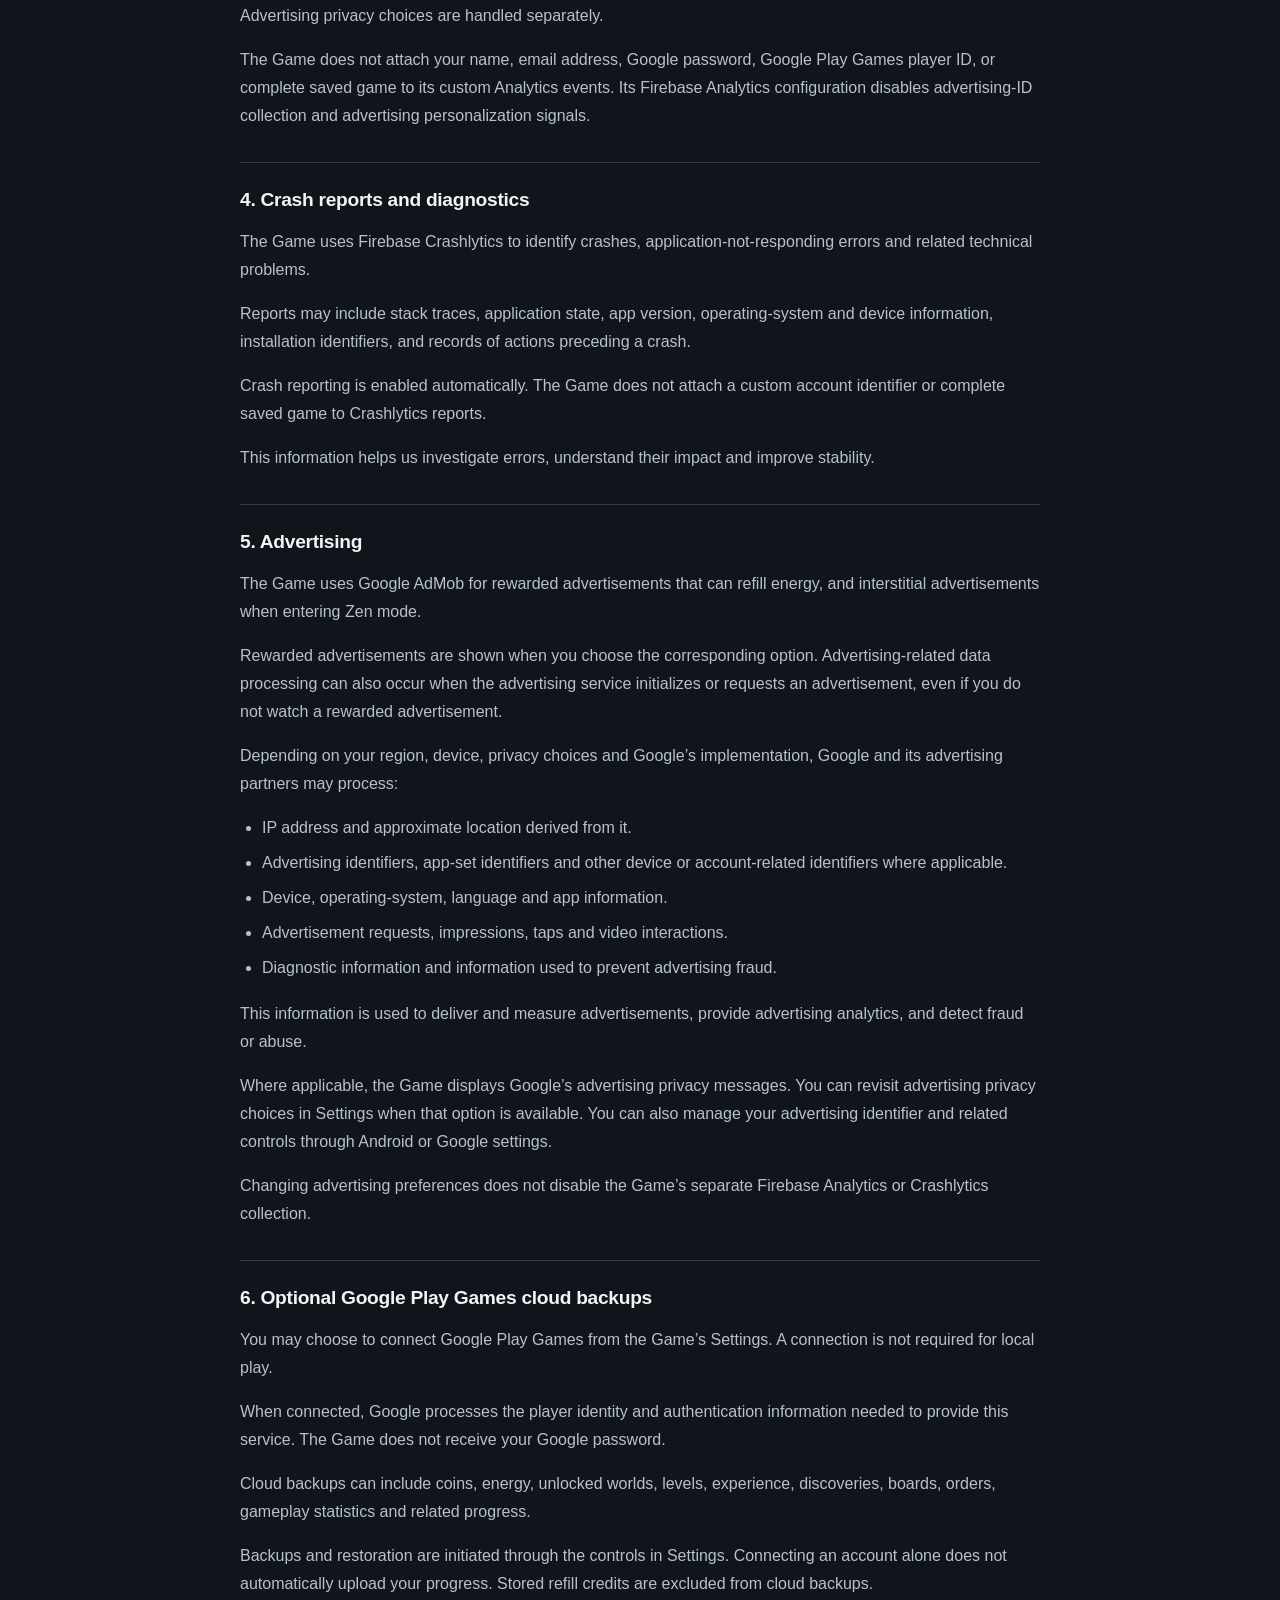
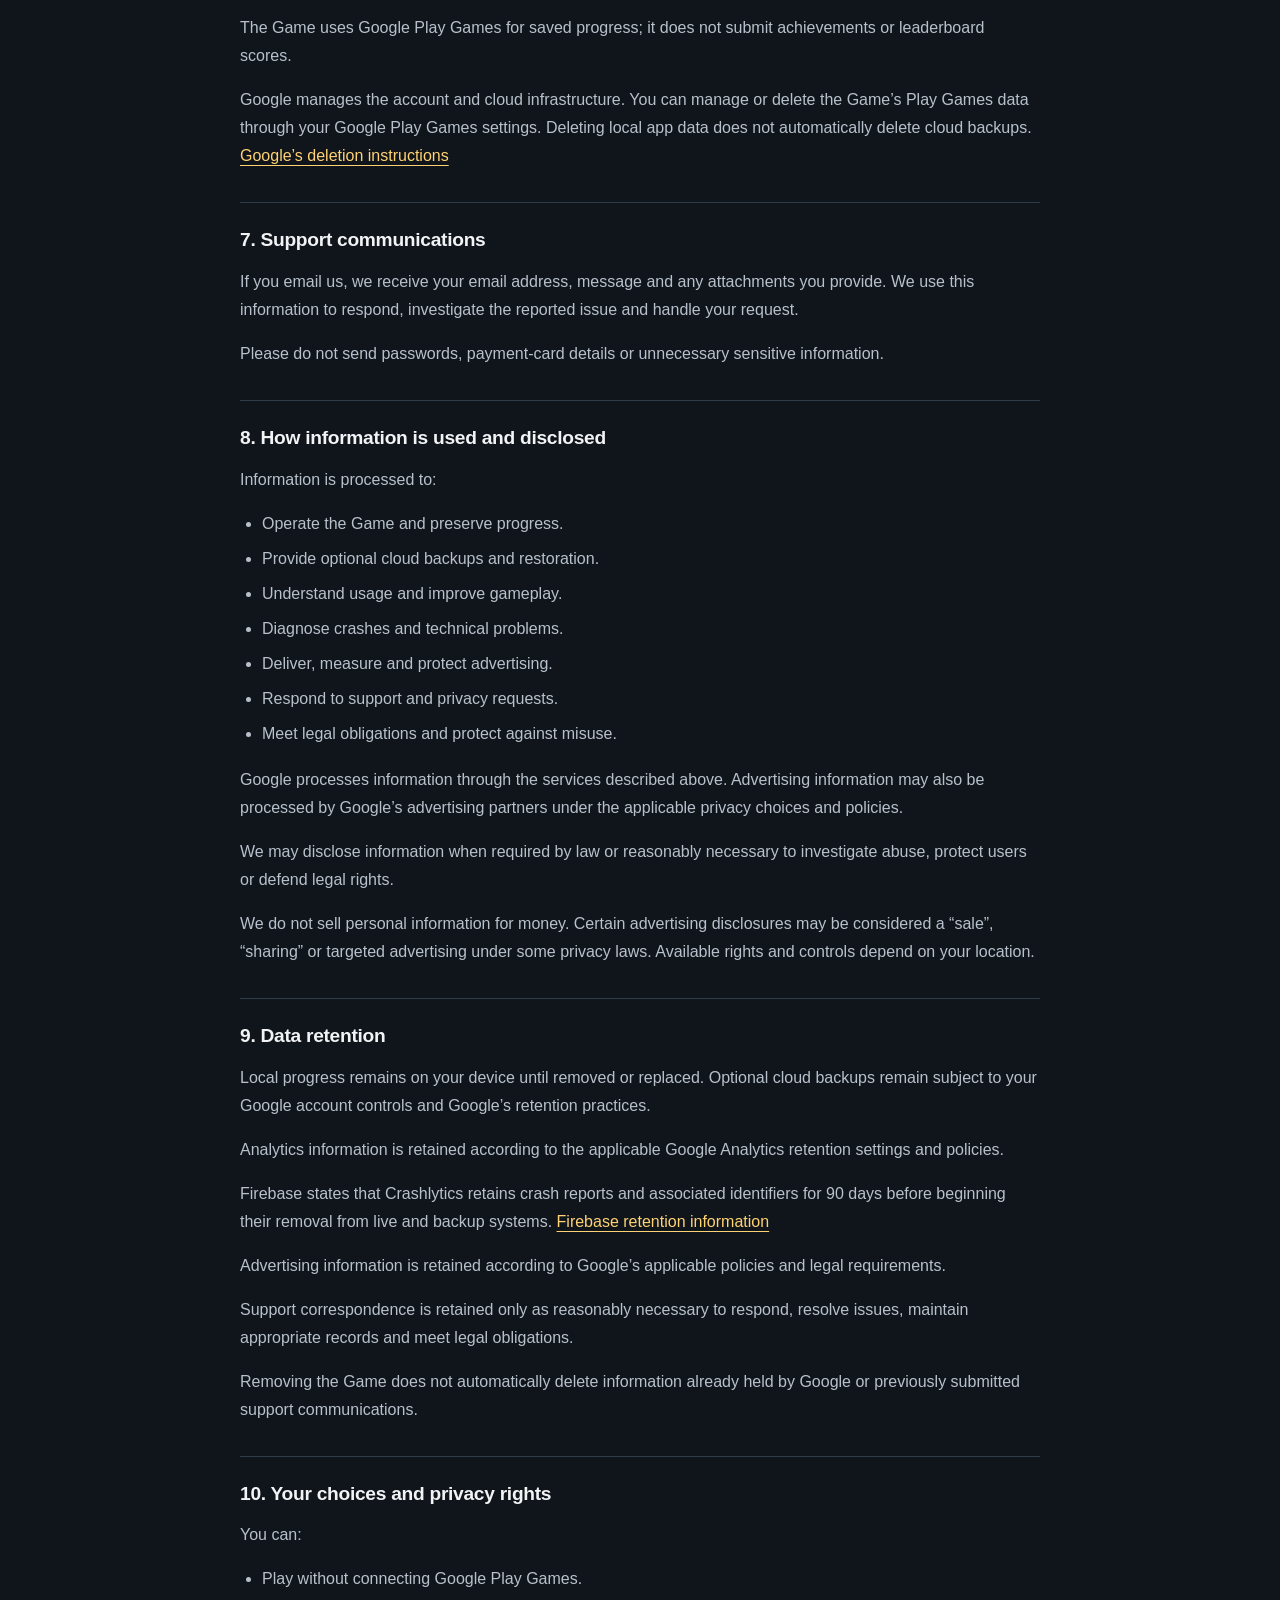
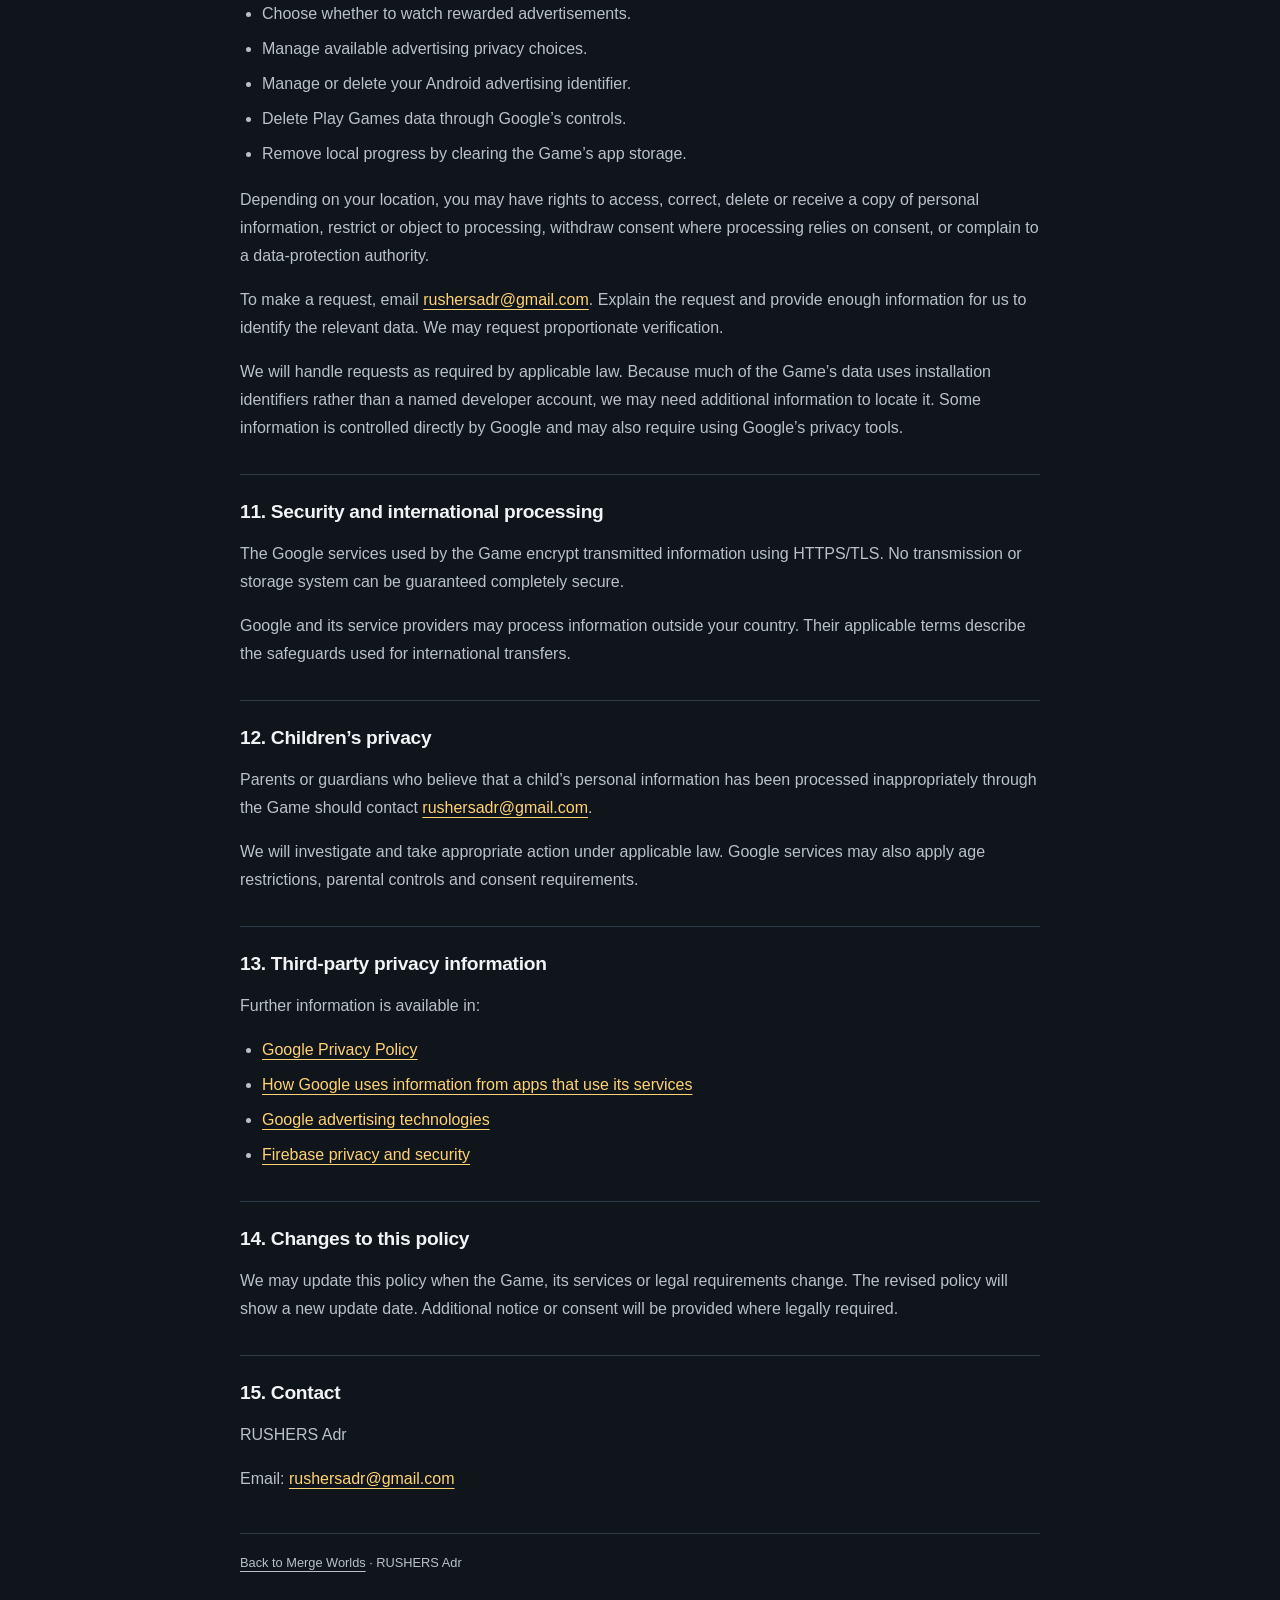
<file: projects/merge-worlds/privacy-policy.html>
<!doctype html>
<html lang="en">
<head>
  <meta charset="utf-8">
  <meta name="viewport" content="width=device-width, initial-scale=1">
  <meta name="description" content="Privacy Policy for Merge Worlds: local progress, Firebase Analytics, Crashlytics, AdMob, and optional Google Play Games backups.">
  <meta name="theme-color" content="#10151b">
  <title>Privacy Policy — Merge Worlds</title>
  <link rel="icon" type="image/png" href="merge-worlds-icon.png">
  <link rel="stylesheet" href="styles.css?v=20261022-1">
</head>
<body>
  <header class="topbar">
    <a class="brand-link" href="index.html" aria-label="Merge Worlds home">
      <img src="merge-worlds-icon.png" alt="" width="56" height="56">
      <div>
        <p class="brand">Merge Worlds</p>
        <p class="brand-caption">Privacy &amp; data</p>
      </div>
    </a>
  </header>
  <main class="policy">
    <h1>Privacy Policy</h1>
    <p class="updated">Effective date and last updated: <time datetime="2026-10-22">22 October 2026</time></p>
      <p>Merge Worlds (“the Game”) is provided by RUSHERS Adr (“we”, “us”, or “our”). This Privacy Policy explains what information the Game stores and processes, why it is used, and the choices available to you.</p>
      <p class="package-name">This policy applies to the Android application with package name com.adrian.mergeworlds.</p>
      <p>For privacy questions or requests, contact <a href="mailto:rushersadr@gmail.com">rushersadr@gmail.com</a>.</p>
    <section aria-labelledby="section-1">
      <h2 id="section-1">1. Overview</h2>
      <p>You can play Merge Worlds without creating an account with us. Your progress and preferences are stored on your device. Connecting to Google Play Games for cloud backups is optional.</p>
      <p>The Game uses:</p>
      <ul>
        <li>Google Analytics for Firebase to understand gameplay and improve the Game.</li>
        <li>Firebase Crashlytics to diagnose crashes and technical problems.</li>
        <li>Google AdMob to display advertisements.</li>
        <li>Google Play Games Services, when you choose to connect, to save and restore progress.</li>
      </ul>
      <p>The Game does not request access to your contacts, camera, microphone, photos, or precise GPS location.</p>
    </section>
    <section aria-labelledby="section-2">
      <h2 id="section-2">2. Information stored on your device</h2>
      <p>The Game stores information needed to operate and preserve your progress, including:</p>
      <ul>
        <li>Unlocked worlds, levels, experience points and discovered recipes.</li>
        <li>Coins, energy, stored refills and regeneration timestamps.</li>
        <li>Items on your boards, customer orders and gameplay counters.</li>
        <li>Gameplay statistics and time played.</li>
        <li>Language, sound and music preferences.</li>
      </ul>
      <p>This information remains on your device until it is replaced or removed. Clearing the Game’s app storage or uninstalling it normally removes its local data.</p>
      <p>The Game disables Android’s automatic app-data backup. Optional Google Play Games backups are separate and are not deleted by uninstalling the Game.</p>
    </section>
    <section aria-labelledby="section-3">
      <h2 id="section-3">3. Usage and gameplay statistics</h2>
      <p>The Game uses Google Analytics for Firebase to understand how features are used, evaluate progression and balancing, and improve the playing experience.</p>
      <p>Recorded events include starting a game mode, completing orders, discovering recipes, gaining levels, unlocking worlds and using energy refills.</p>
      <p>Google Analytics may also process app-instance identifiers, device and operating-system information, app version, language, sessions, app interactions, and approximate location derived from an IP address.</p>
      <p>Analytics collection is enabled automatically in the current version and does not have an in-game opt-out switch. Advertising privacy choices are handled separately.</p>
      <p>The Game does not attach your name, email address, Google password, Google Play Games player ID, or complete saved game to its custom Analytics events. Its Firebase Analytics configuration disables advertising-ID collection and advertising personalization signals.</p>
    </section>
    <section aria-labelledby="section-4">
      <h2 id="section-4">4. Crash reports and diagnostics</h2>
      <p>The Game uses Firebase Crashlytics to identify crashes, application-not-responding errors and related technical problems.</p>
      <p>Reports may include stack traces, application state, app version, operating-system and device information, installation identifiers, and records of actions preceding a crash.</p>
      <p>Crash reporting is enabled automatically. The Game does not attach a custom account identifier or complete saved game to Crashlytics reports.</p>
      <p>This information helps us investigate errors, understand their impact and improve stability.</p>
    </section>
    <section aria-labelledby="section-5">
      <h2 id="section-5">5. Advertising</h2>
      <p>The Game uses Google AdMob for rewarded advertisements that can refill energy, and interstitial advertisements when entering Zen mode.</p>
      <p>Rewarded advertisements are shown when you choose the corresponding option. Advertising-related data processing can also occur when the advertising service initializes or requests an advertisement, even if you do not watch a rewarded advertisement.</p>
      <p>Depending on your region, device, privacy choices and Google’s implementation, Google and its advertising partners may process:</p>
      <ul>
        <li>IP address and approximate location derived from it.</li>
        <li>Advertising identifiers, app-set identifiers and other device or account-related identifiers where applicable.</li>
        <li>Device, operating-system, language and app information.</li>
        <li>Advertisement requests, impressions, taps and video interactions.</li>
        <li>Diagnostic information and information used to prevent advertising fraud.</li>
      </ul>
      <p>This information is used to deliver and measure advertisements, provide advertising analytics, and detect fraud or abuse.</p>
      <p>Where applicable, the Game displays Google’s advertising privacy messages. You can revisit advertising privacy choices in Settings when that option is available. You can also manage your advertising identifier and related controls through Android or Google settings.</p>
      <p>Changing advertising preferences does not disable the Game’s separate Firebase Analytics or Crashlytics collection.</p>
    </section>
    <section aria-labelledby="section-6">
      <h2 id="section-6">6. Optional Google Play Games cloud backups</h2>
      <p>You may choose to connect Google Play Games from the Game’s Settings. A connection is not required for local play.</p>
      <p>When connected, Google processes the player identity and authentication information needed to provide this service. The Game does not receive your Google password.</p>
      <p>Cloud backups can include coins, energy, unlocked worlds, levels, experience, discoveries, boards, orders, gameplay statistics and related progress.</p>
      <p>Backups and restoration are initiated through the controls in Settings. Connecting an account alone does not automatically upload your progress. Stored refill credits are excluded from cloud backups.</p>
      <p>The Game uses Google Play Games for saved progress; it does not submit achievements or leaderboard scores.</p>
      <p>Google manages the account and cloud infrastructure. You can manage or delete the Game’s Play Games data through your Google Play Games settings. Deleting local app data does not automatically delete cloud backups. <a href="https://support.google.com/googleplay/answer/9130646?hl=en">Google’s deletion instructions</a></p>
    </section>
    <section aria-labelledby="section-7">
      <h2 id="section-7">7. Support communications</h2>
      <p>If you email us, we receive your email address, message and any attachments you provide. We use this information to respond, investigate the reported issue and handle your request.</p>
      <p>Please do not send passwords, payment-card details or unnecessary sensitive information.</p>
    </section>
    <section aria-labelledby="section-8">
      <h2 id="section-8">8. How information is used and disclosed</h2>
      <p>Information is processed to:</p>
      <ul>
        <li>Operate the Game and preserve progress.</li>
        <li>Provide optional cloud backups and restoration.</li>
        <li>Understand usage and improve gameplay.</li>
        <li>Diagnose crashes and technical problems.</li>
        <li>Deliver, measure and protect advertising.</li>
        <li>Respond to support and privacy requests.</li>
        <li>Meet legal obligations and protect against misuse.</li>
      </ul>
      <p>Google processes information through the services described above. Advertising information may also be processed by Google’s advertising partners under the applicable privacy choices and policies.</p>
      <p>We may disclose information when required by law or reasonably necessary to investigate abuse, protect users or defend legal rights.</p>
      <p>We do not sell personal information for money. Certain advertising disclosures may be considered a “sale”, “sharing” or targeted advertising under some privacy laws. Available rights and controls depend on your location.</p>
    </section>
    <section aria-labelledby="section-9">
      <h2 id="section-9">9. Data retention</h2>
      <p>Local progress remains on your device until removed or replaced. Optional cloud backups remain subject to your Google account controls and Google’s retention practices.</p>
      <p>Analytics information is retained according to the applicable Google Analytics retention settings and policies.</p>
      <p>Firebase states that Crashlytics retains crash reports and associated identifiers for 90 days before beginning their removal from live and backup systems. <a href="https://firebase.google.com/support/privacy">Firebase retention information</a></p>
      <p>Advertising information is retained according to Google’s applicable policies and legal requirements.</p>
      <p>Support correspondence is retained only as reasonably necessary to respond, resolve issues, maintain appropriate records and meet legal obligations.</p>
      <p>Removing the Game does not automatically delete information already held by Google or previously submitted support communications.</p>
    </section>
    <section aria-labelledby="section-10">
      <h2 id="section-10">10. Your choices and privacy rights</h2>
      <p>You can:</p>
      <ul>
        <li>Play without connecting Google Play Games.</li>
        <li>Choose whether to watch rewarded advertisements.</li>
        <li>Manage available advertising privacy choices.</li>
        <li>Manage or delete your Android advertising identifier.</li>
        <li>Delete Play Games data through Google’s controls.</li>
        <li>Remove local progress by clearing the Game’s app storage.</li>
      </ul>
      <p>Depending on your location, you may have rights to access, correct, delete or receive a copy of personal information, restrict or object to processing, withdraw consent where processing relies on consent, or complain to a data-protection authority.</p>
      <p>To make a request, email <a href="mailto:rushersadr@gmail.com">rushersadr@gmail.com</a>. Explain the request and provide enough information for us to identify the relevant data. We may request proportionate verification.</p>
      <p>We will handle requests as required by applicable law. Because much of the Game’s data uses installation identifiers rather than a named developer account, we may need additional information to locate it. Some information is controlled directly by Google and may also require using Google’s privacy tools.</p>
    </section>
    <section aria-labelledby="section-11">
      <h2 id="section-11">11. Security and international processing</h2>
      <p>The Google services used by the Game encrypt transmitted information using HTTPS/TLS. No transmission or storage system can be guaranteed completely secure.</p>
      <p>Google and its service providers may process information outside your country. Their applicable terms describe the safeguards used for international transfers.</p>
    </section>
    <section aria-labelledby="section-12">
      <h2 id="section-12">12. Children’s privacy</h2>
      <p>Parents or guardians who believe that a child’s personal information has been processed inappropriately through the Game should contact <a href="mailto:rushersadr@gmail.com">rushersadr@gmail.com</a>.</p>
      <p>We will investigate and take appropriate action under applicable law. Google services may also apply age restrictions, parental controls and consent requirements.</p>
    </section>
    <section aria-labelledby="section-13">
      <h2 id="section-13">13. Third-party privacy information</h2>
      <p>Further information is available in:</p>
      <ul>
        <li><a href="https://policies.google.com/privacy">Google Privacy Policy</a></li>
        <li><a href="https://policies.google.com/technologies/partner-sites">How Google uses information from apps that use its services</a></li>
        <li><a href="https://policies.google.com/technologies/ads">Google advertising technologies</a></li>
        <li><a href="https://firebase.google.com/support/privacy">Firebase privacy and security</a></li>
      </ul>
    </section>
    <section aria-labelledby="section-14">
      <h2 id="section-14">14. Changes to this policy</h2>
      <p>We may update this policy when the Game, its services or legal requirements change. The revised policy will show a new update date. Additional notice or consent will be provided where legally required.</p>
    </section>
    <section aria-labelledby="section-15">
      <h2 id="section-15">15. Contact</h2>
      <p>RUSHERS Adr</p>
      <p>Email: <a href="mailto:rushersadr@gmail.com">rushersadr@gmail.com</a></p>
    </section>
  </main>
  <footer class="footer"><a href="index.html">Back to Merge Worlds</a> · RUSHERS Adr</footer>
</body>
</html>
</file>
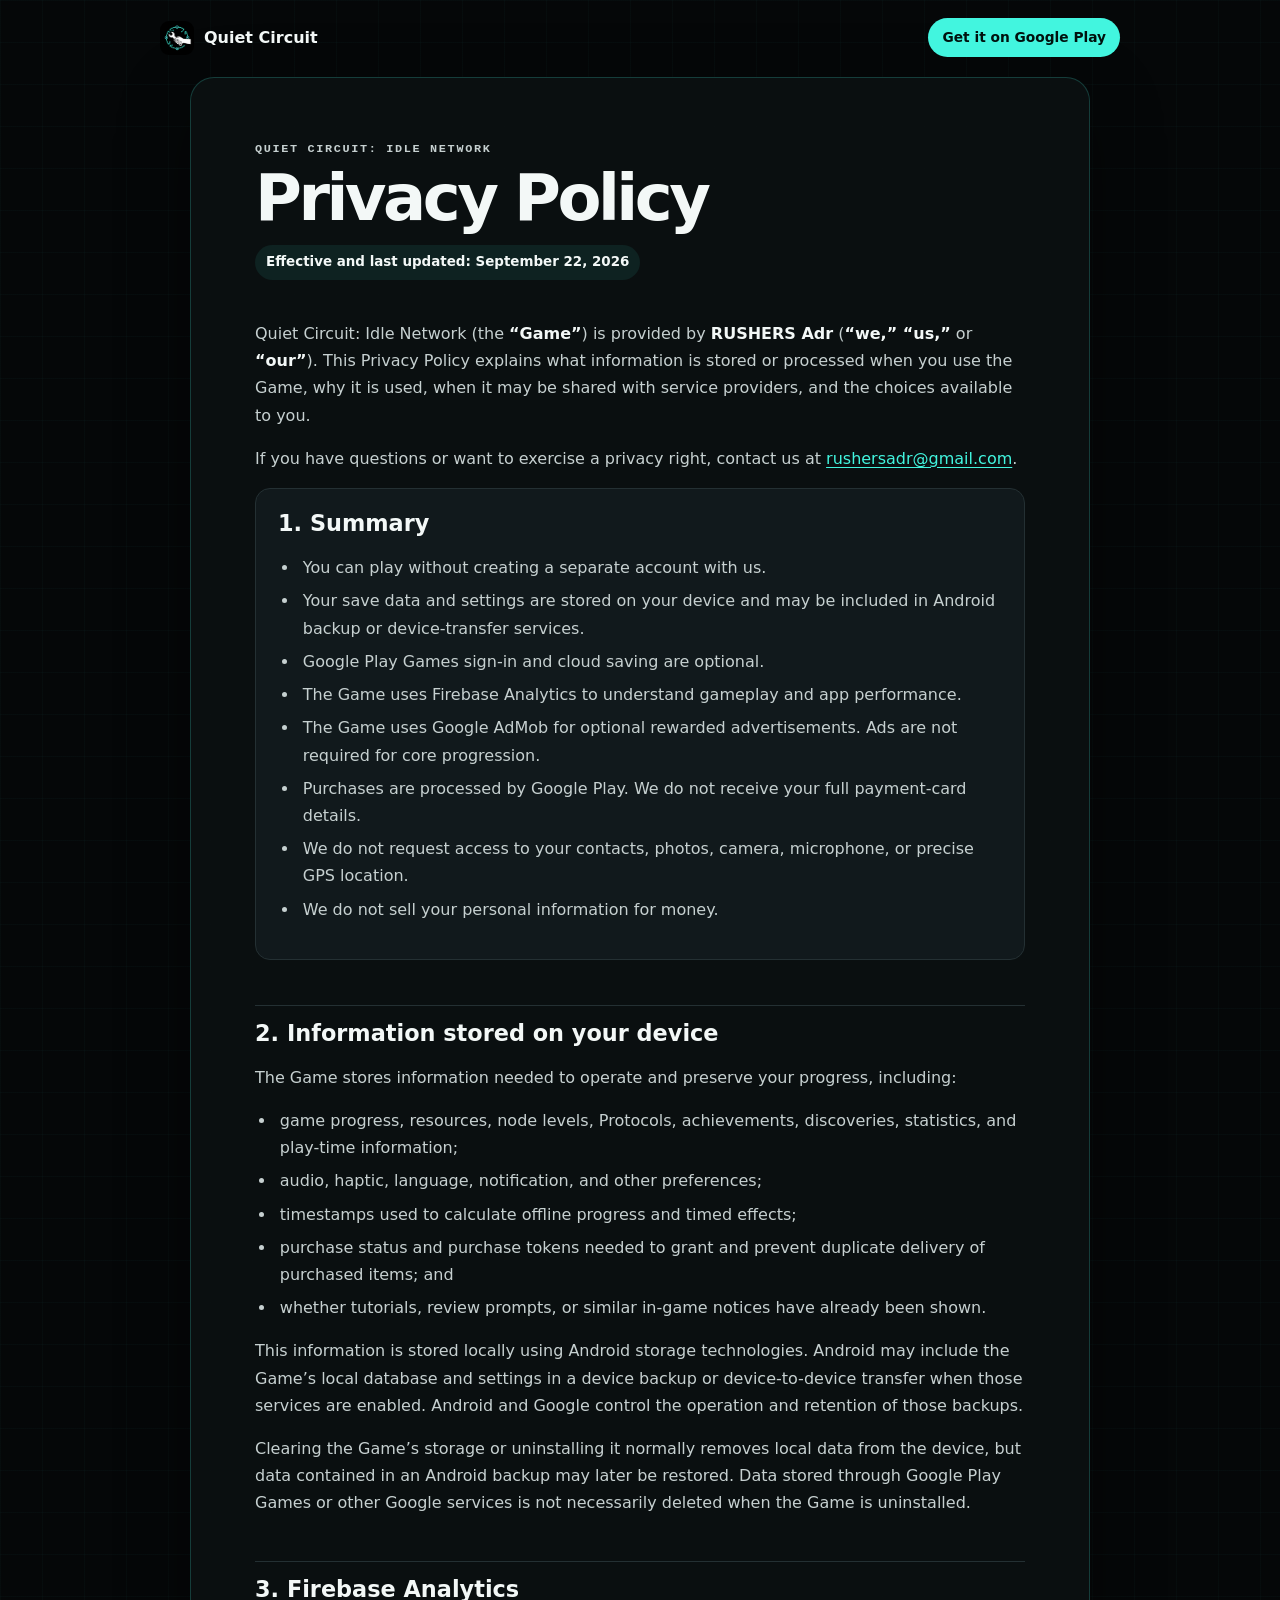
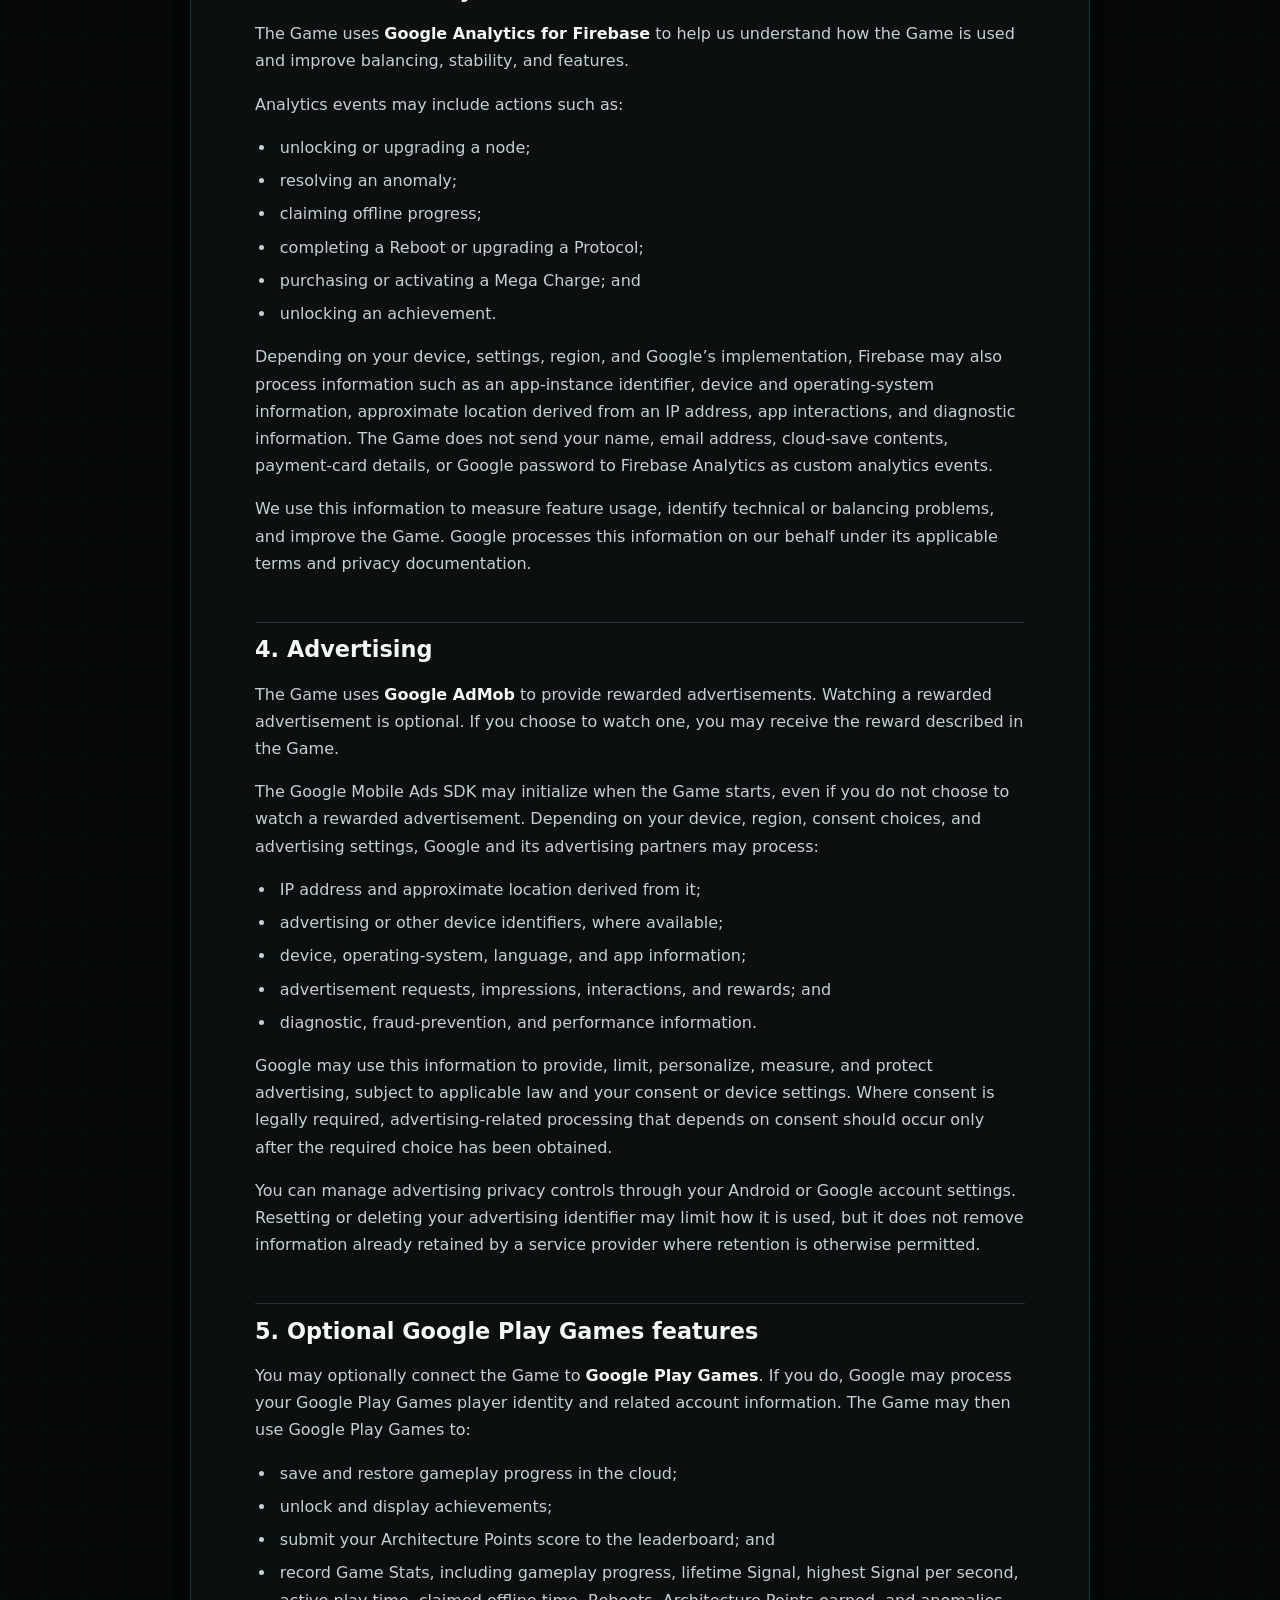
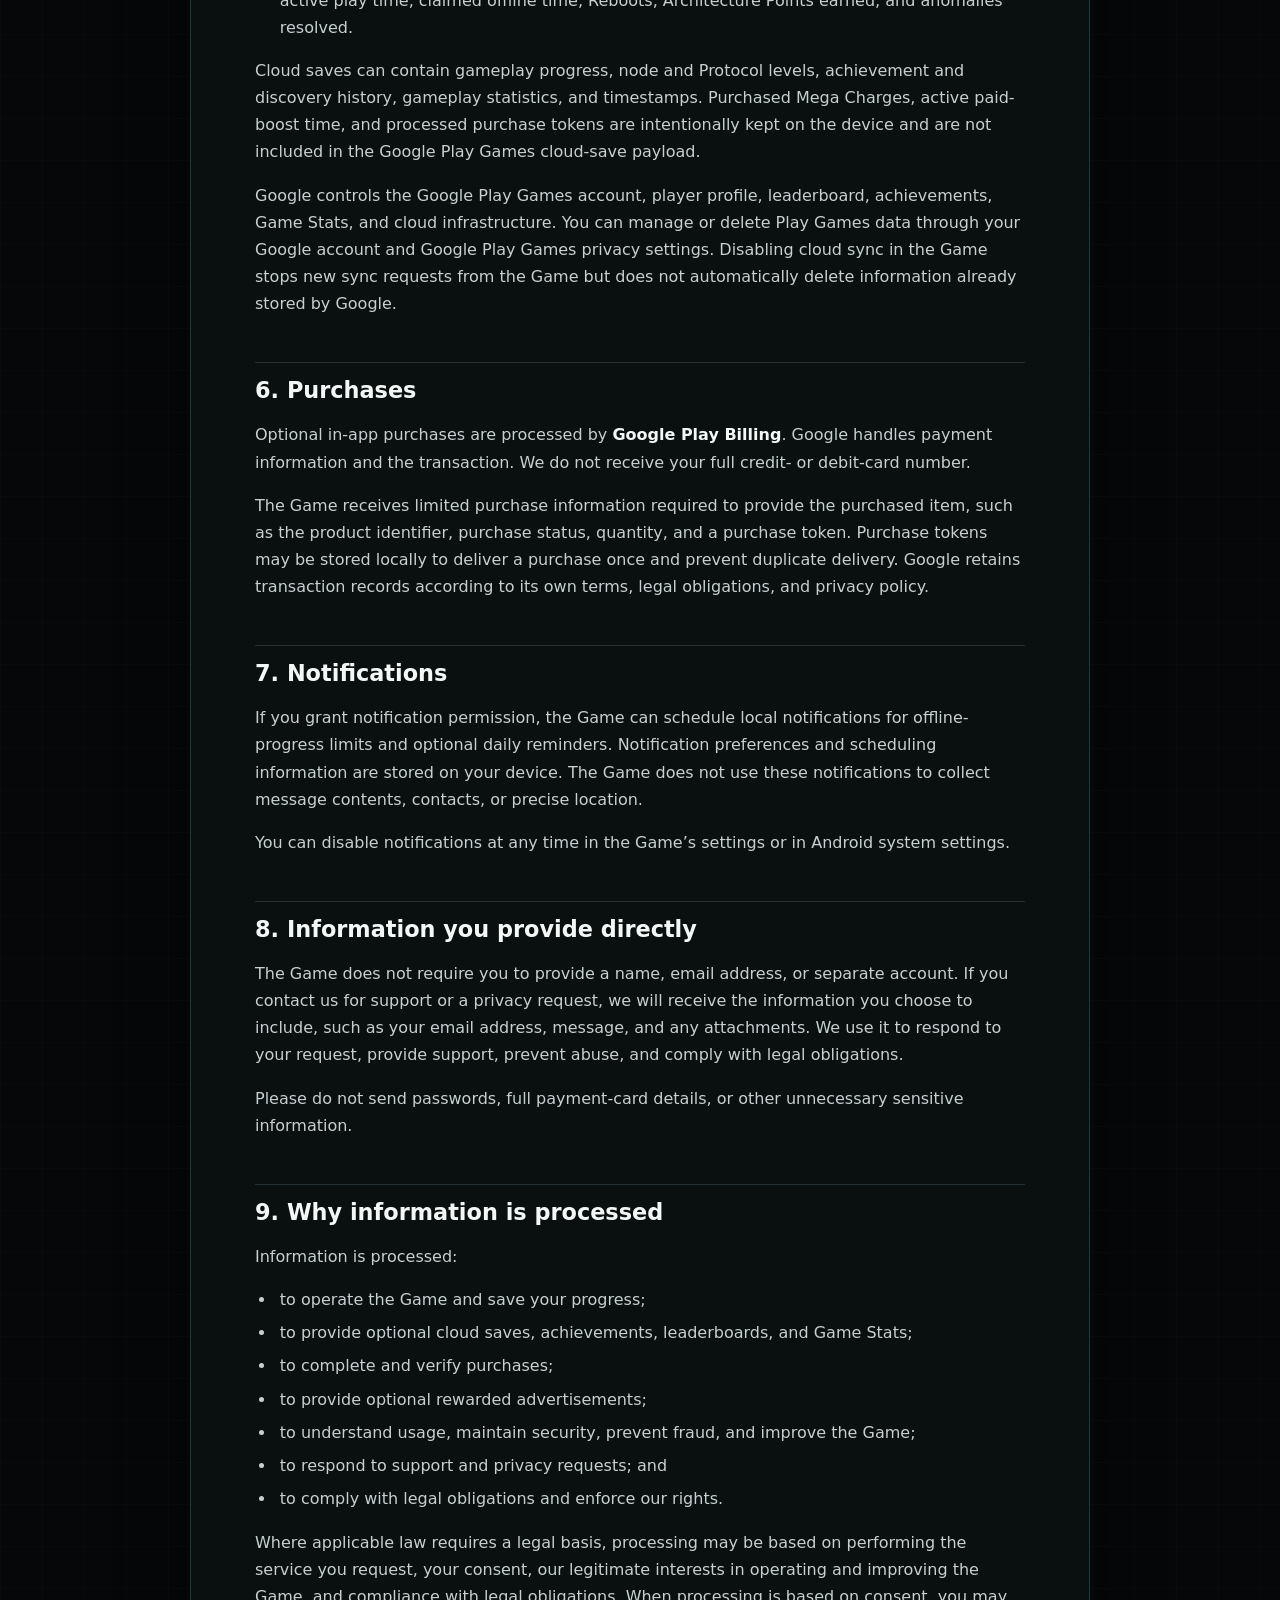
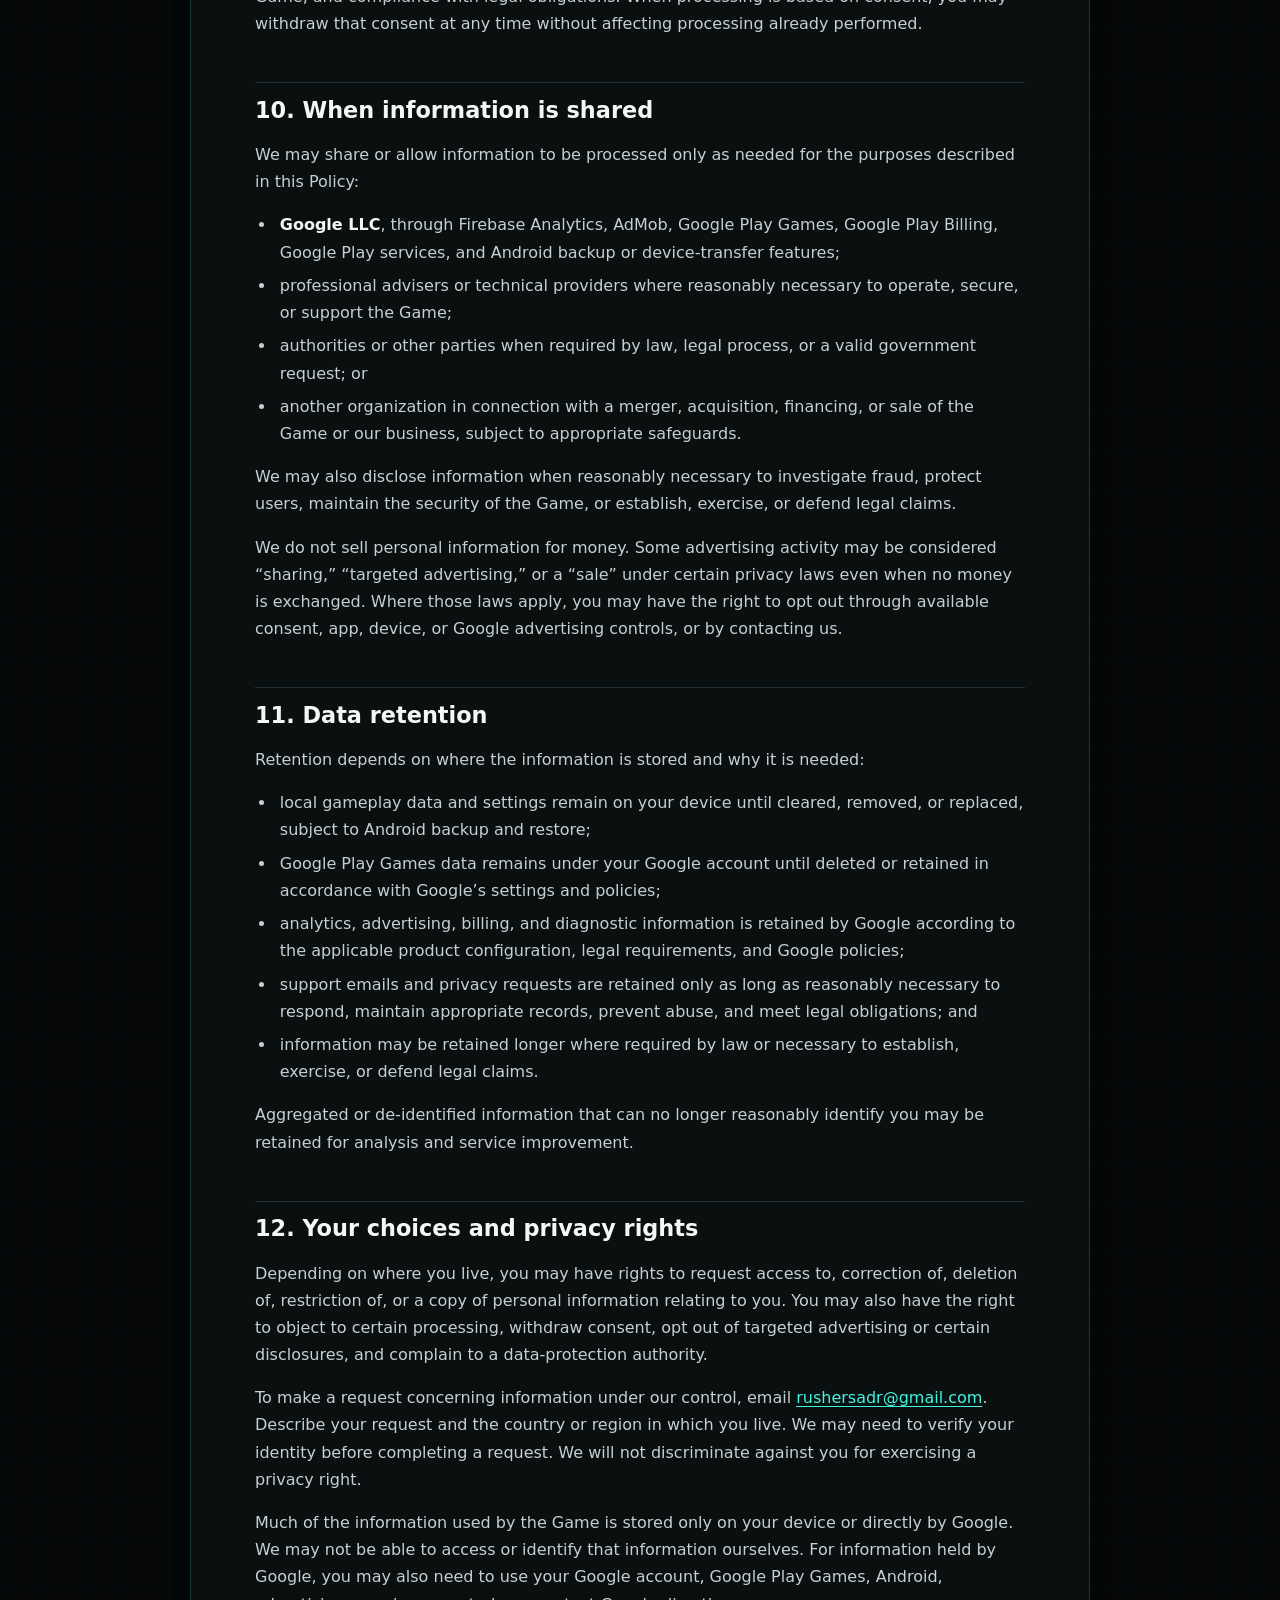
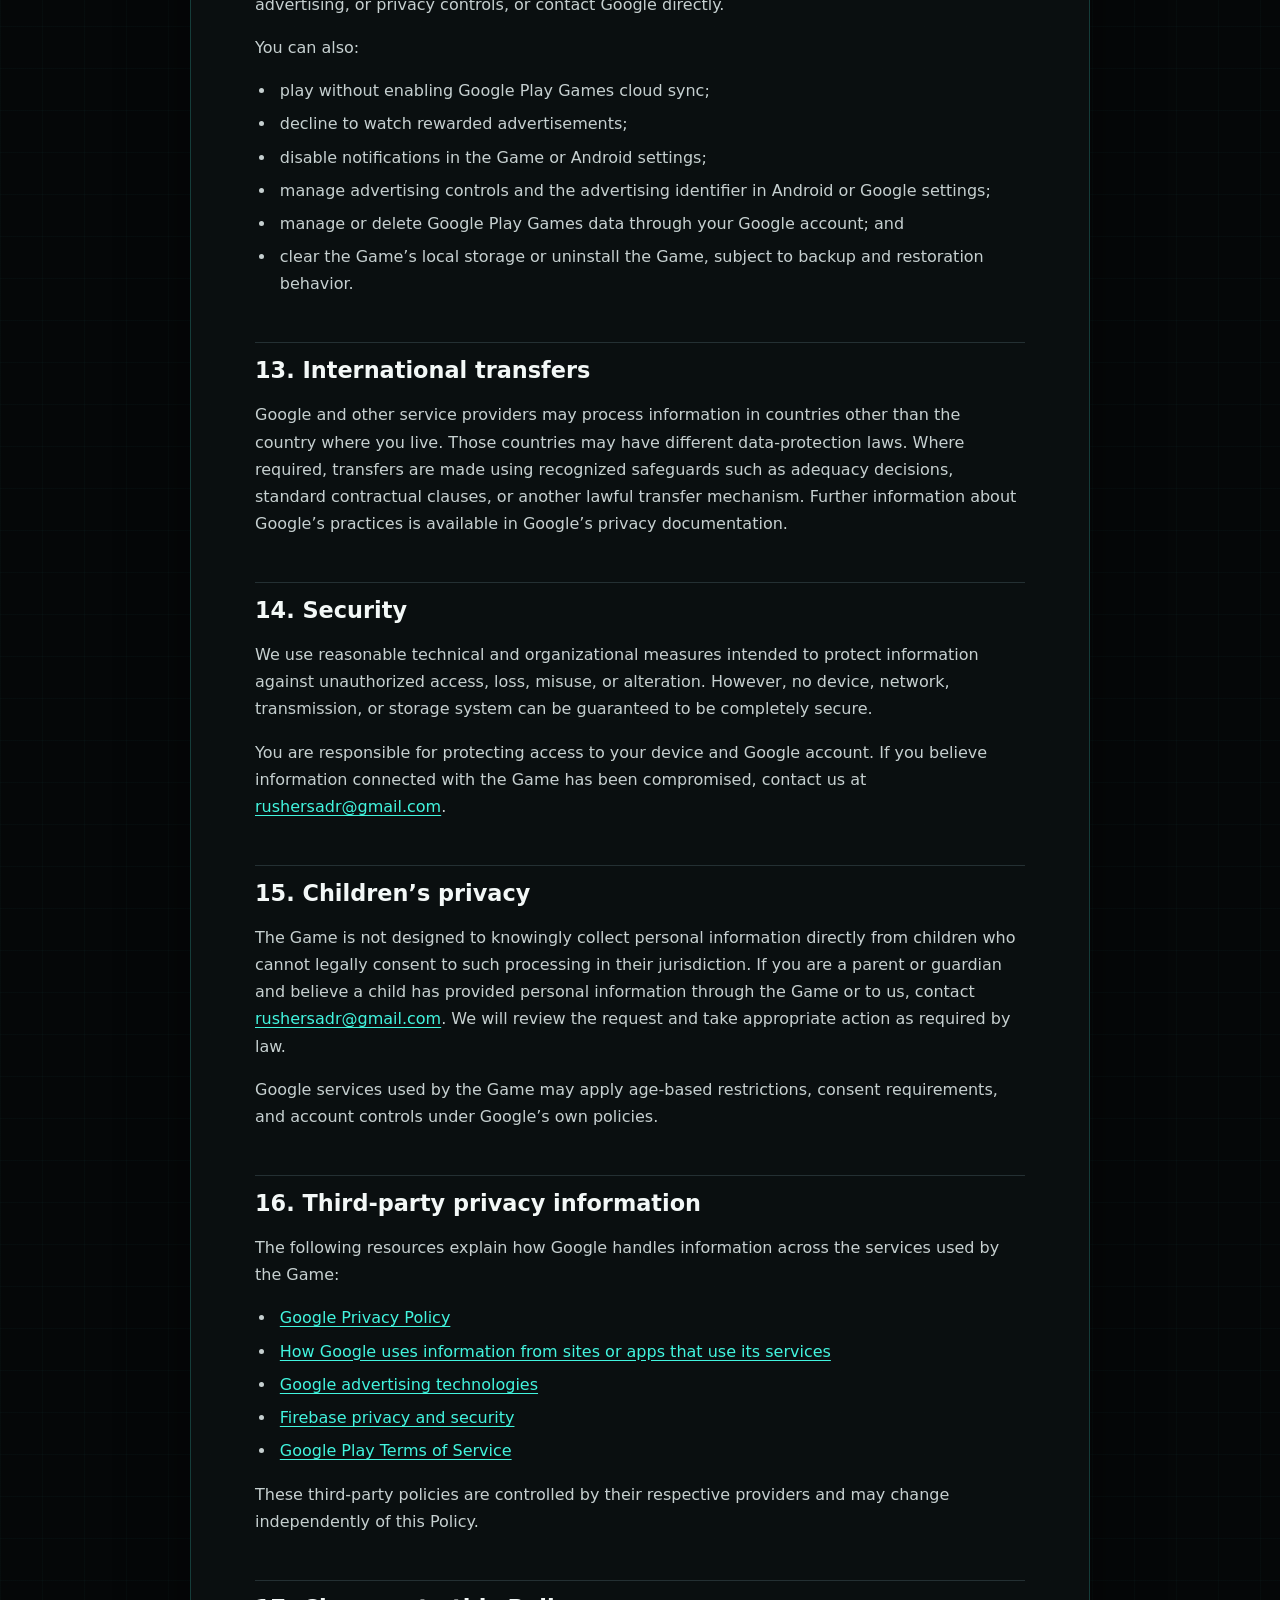
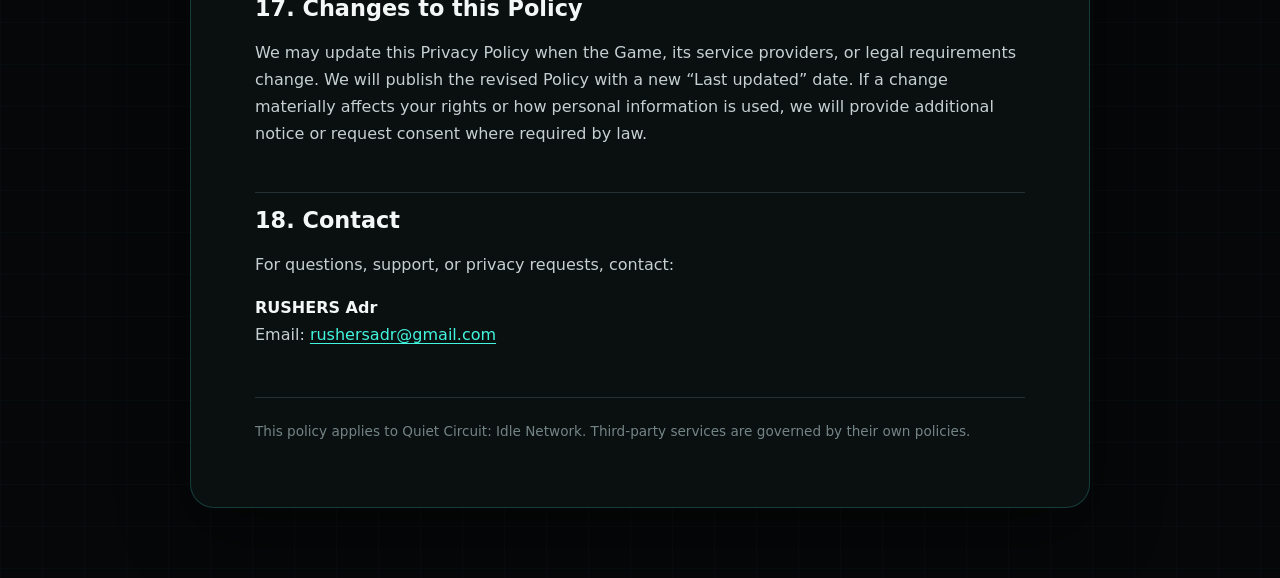
<file: projects/quiet-circuit/privacy-policy.html>
<!doctype html>
<html lang="en">
<head>
  <meta charset="utf-8">
  <meta name="viewport" content="width=device-width, initial-scale=1">
  <meta name="robots" content="index,follow">
  <meta name="description" content="Privacy Policy for Quiet Circuit: Idle Network.">
  <meta name="theme-color" content="#050708">
  <title>Privacy Policy — Quiet Circuit: Idle Network</title>
  <link rel="stylesheet" href="styles.css?v=20260922-1">
</head>
<body>
  <nav class="topbar" aria-label="Quiet Circuit navigation">
    <a class="brand" href="index.html"><img src="quiet-circuit-icon.png" alt="" width="34" height="34"> Quiet Circuit</a>
    <a class="store-link" href="https://play.google.com/store/apps/details?id=com.quietcircuit.idlenetwork">Get it on Google Play</a>
  </nav>

  <main class="policy">
    <p class="eyebrow">Quiet Circuit: Idle Network</p>
    <h1>Privacy Policy</h1>
    <p class="updated"><strong>Effective and last updated: September 22, 2026</strong></p>
    <p>Quiet Circuit: Idle Network (the <strong>“Game”</strong>) is provided by <strong>RUSHERS Adr</strong> (<strong>“we,” “us,”</strong> or <strong>“our”</strong>). This Privacy Policy explains what information is stored or processed when you use the Game, why it is used, when it may be shared with service providers, and the choices available to you.</p>
    <p>If you have questions or want to exercise a privacy right, contact us at <a href="mailto:rushersadr@gmail.com">rushersadr@gmail.com</a>.</p>

    <section class="summary">
      <h2>1. Summary</h2>
      <ul>
        <li>You can play without creating a separate account with us.</li>
        <li>Your save data and settings are stored on your device and may be included in Android backup or device-transfer services.</li>
        <li>Google Play Games sign-in and cloud saving are optional.</li>
        <li>The Game uses Firebase Analytics to understand gameplay and app performance.</li>
        <li>The Game uses Google AdMob for optional rewarded advertisements. Ads are not required for core progression.</li>
        <li>Purchases are processed by Google Play. We do not receive your full payment-card details.</li>
        <li>We do not request access to your contacts, photos, camera, microphone, or precise GPS location.</li>
        <li>We do not sell your personal information for money.</li>
      </ul>
    </section>

    <h2>2. Information stored on your device</h2>
    <p>The Game stores information needed to operate and preserve your progress, including:</p>
    <ul>
      <li>game progress, resources, node levels, Protocols, achievements, discoveries, statistics, and play-time information;</li>
      <li>audio, haptic, language, notification, and other preferences;</li>
      <li>timestamps used to calculate offline progress and timed effects;</li>
      <li>purchase status and purchase tokens needed to grant and prevent duplicate delivery of purchased items; and</li>
      <li>whether tutorials, review prompts, or similar in-game notices have already been shown.</li>
    </ul>
    <p>This information is stored locally using Android storage technologies. Android may include the Game’s local database and settings in a device backup or device-to-device transfer when those services are enabled. Android and Google control the operation and retention of those backups.</p>
    <p>Clearing the Game’s storage or uninstalling it normally removes local data from the device, but data contained in an Android backup may later be restored. Data stored through Google Play Games or other Google services is not necessarily deleted when the Game is uninstalled.</p>

    <h2>3. Firebase Analytics</h2>
    <p>The Game uses <strong>Google Analytics for Firebase</strong> to help us understand how the Game is used and improve balancing, stability, and features.</p>
    <p>Analytics events may include actions such as:</p>
    <ul>
      <li>unlocking or upgrading a node;</li>
      <li>resolving an anomaly;</li>
      <li>claiming offline progress;</li>
      <li>completing a Reboot or upgrading a Protocol;</li>
      <li>purchasing or activating a Mega Charge; and</li>
      <li>unlocking an achievement.</li>
    </ul>
    <p>Depending on your device, settings, region, and Google’s implementation, Firebase may also process information such as an app-instance identifier, device and operating-system information, approximate location derived from an IP address, app interactions, and diagnostic information. The Game does not send your name, email address, cloud-save contents, payment-card details, or Google password to Firebase Analytics as custom analytics events.</p>
    <p>We use this information to measure feature usage, identify technical or balancing problems, and improve the Game. Google processes this information on our behalf under its applicable terms and privacy documentation.</p>

    <h2>4. Advertising</h2>
    <p>The Game uses <strong>Google AdMob</strong> to provide rewarded advertisements. Watching a rewarded advertisement is optional. If you choose to watch one, you may receive the reward described in the Game.</p>
    <p>The Google Mobile Ads SDK may initialize when the Game starts, even if you do not choose to watch a rewarded advertisement. Depending on your device, region, consent choices, and advertising settings, Google and its advertising partners may process:</p>
    <ul>
      <li>IP address and approximate location derived from it;</li>
      <li>advertising or other device identifiers, where available;</li>
      <li>device, operating-system, language, and app information;</li>
      <li>advertisement requests, impressions, interactions, and rewards; and</li>
      <li>diagnostic, fraud-prevention, and performance information.</li>
    </ul>
    <p>Google may use this information to provide, limit, personalize, measure, and protect advertising, subject to applicable law and your consent or device settings. Where consent is legally required, advertising-related processing that depends on consent should occur only after the required choice has been obtained.</p>
    <p>You can manage advertising privacy controls through your Android or Google account settings. Resetting or deleting your advertising identifier may limit how it is used, but it does not remove information already retained by a service provider where retention is otherwise permitted.</p>

    <h2>5. Optional Google Play Games features</h2>
    <p>You may optionally connect the Game to <strong>Google Play Games</strong>. If you do, Google may process your Google Play Games player identity and related account information. The Game may then use Google Play Games to:</p>
    <ul>
      <li>save and restore gameplay progress in the cloud;</li>
      <li>unlock and display achievements;</li>
      <li>submit your Architecture Points score to the leaderboard; and</li>
      <li>record Game Stats, including gameplay progress, lifetime Signal, highest Signal per second, active play time, claimed offline time, Reboots, Architecture Points earned, and anomalies resolved.</li>
    </ul>
    <p>Cloud saves can contain gameplay progress, node and Protocol levels, achievement and discovery history, gameplay statistics, and timestamps. Purchased Mega Charges, active paid-boost time, and processed purchase tokens are intentionally kept on the device and are not included in the Google Play Games cloud-save payload.</p>
    <p>Google controls the Google Play Games account, player profile, leaderboard, achievements, Game Stats, and cloud infrastructure. You can manage or delete Play Games data through your Google account and Google Play Games privacy settings. Disabling cloud sync in the Game stops new sync requests from the Game but does not automatically delete information already stored by Google.</p>

    <h2>6. Purchases</h2>
    <p>Optional in-app purchases are processed by <strong>Google Play Billing</strong>. Google handles payment information and the transaction. We do not receive your full credit- or debit-card number.</p>
    <p>The Game receives limited purchase information required to provide the purchased item, such as the product identifier, purchase status, quantity, and a purchase token. Purchase tokens may be stored locally to deliver a purchase once and prevent duplicate delivery. Google retains transaction records according to its own terms, legal obligations, and privacy policy.</p>

    <h2>7. Notifications</h2>
    <p>If you grant notification permission, the Game can schedule local notifications for offline-progress limits and optional daily reminders. Notification preferences and scheduling information are stored on your device. The Game does not use these notifications to collect message contents, contacts, or precise location.</p>
    <p>You can disable notifications at any time in the Game’s settings or in Android system settings.</p>

    <h2>8. Information you provide directly</h2>
    <p>The Game does not require you to provide a name, email address, or separate account. If you contact us for support or a privacy request, we will receive the information you choose to include, such as your email address, message, and any attachments. We use it to respond to your request, provide support, prevent abuse, and comply with legal obligations.</p>
    <p>Please do not send passwords, full payment-card details, or other unnecessary sensitive information.</p>

    <h2>9. Why information is processed</h2>
    <p>Information is processed:</p>
    <ul>
      <li>to operate the Game and save your progress;</li>
      <li>to provide optional cloud saves, achievements, leaderboards, and Game Stats;</li>
      <li>to complete and verify purchases;</li>
      <li>to provide optional rewarded advertisements;</li>
      <li>to understand usage, maintain security, prevent fraud, and improve the Game;</li>
      <li>to respond to support and privacy requests; and</li>
      <li>to comply with legal obligations and enforce our rights.</li>
    </ul>
    <p>Where applicable law requires a legal basis, processing may be based on performing the service you request, your consent, our legitimate interests in operating and improving the Game, and compliance with legal obligations. When processing is based on consent, you may withdraw that consent at any time without affecting processing already performed.</p>

    <h2>10. When information is shared</h2>
    <p>We may share or allow information to be processed only as needed for the purposes described in this Policy:</p>
    <ul>
      <li><strong>Google LLC</strong>, through Firebase Analytics, AdMob, Google Play Games, Google Play Billing, Google Play services, and Android backup or device-transfer features;</li>
      <li>professional advisers or technical providers where reasonably necessary to operate, secure, or support the Game;</li>
      <li>authorities or other parties when required by law, legal process, or a valid government request; or</li>
      <li>another organization in connection with a merger, acquisition, financing, or sale of the Game or our business, subject to appropriate safeguards.</li>
    </ul>
    <p>We may also disclose information when reasonably necessary to investigate fraud, protect users, maintain the security of the Game, or establish, exercise, or defend legal claims.</p>
    <p>We do not sell personal information for money. Some advertising activity may be considered “sharing,” “targeted advertising,” or a “sale” under certain privacy laws even when no money is exchanged. Where those laws apply, you may have the right to opt out through available consent, app, device, or Google advertising controls, or by contacting us.</p>

    <h2>11. Data retention</h2>
    <p>Retention depends on where the information is stored and why it is needed:</p>
    <ul>
      <li>local gameplay data and settings remain on your device until cleared, removed, or replaced, subject to Android backup and restore;</li>
      <li>Google Play Games data remains under your Google account until deleted or retained in accordance with Google’s settings and policies;</li>
      <li>analytics, advertising, billing, and diagnostic information is retained by Google according to the applicable product configuration, legal requirements, and Google policies;</li>
      <li>support emails and privacy requests are retained only as long as reasonably necessary to respond, maintain appropriate records, prevent abuse, and meet legal obligations; and</li>
      <li>information may be retained longer where required by law or necessary to establish, exercise, or defend legal claims.</li>
    </ul>
    <p>Aggregated or de-identified information that can no longer reasonably identify you may be retained for analysis and service improvement.</p>

    <h2>12. Your choices and privacy rights</h2>
    <p>Depending on where you live, you may have rights to request access to, correction of, deletion of, restriction of, or a copy of personal information relating to you. You may also have the right to object to certain processing, withdraw consent, opt out of targeted advertising or certain disclosures, and complain to a data-protection authority.</p>
    <p>To make a request concerning information under our control, email <a href="mailto:rushersadr@gmail.com">rushersadr@gmail.com</a>. Describe your request and the country or region in which you live. We may need to verify your identity before completing a request. We will not discriminate against you for exercising a privacy right.</p>
    <p>Much of the information used by the Game is stored only on your device or directly by Google. We may not be able to access or identify that information ourselves. For information held by Google, you may also need to use your Google account, Google Play Games, Android, advertising, or privacy controls, or contact Google directly.</p>
    <p>You can also:</p>
    <ul>
      <li>play without enabling Google Play Games cloud sync;</li>
      <li>decline to watch rewarded advertisements;</li>
      <li>disable notifications in the Game or Android settings;</li>
      <li>manage advertising controls and the advertising identifier in Android or Google settings;</li>
      <li>manage or delete Google Play Games data through your Google account; and</li>
      <li>clear the Game’s local storage or uninstall the Game, subject to backup and restoration behavior.</li>
    </ul>

    <h2>13. International transfers</h2>
    <p>Google and other service providers may process information in countries other than the country where you live. Those countries may have different data-protection laws. Where required, transfers are made using recognized safeguards such as adequacy decisions, standard contractual clauses, or another lawful transfer mechanism. Further information about Google’s practices is available in Google’s privacy documentation.</p>

    <h2>14. Security</h2>
    <p>We use reasonable technical and organizational measures intended to protect information against unauthorized access, loss, misuse, or alteration. However, no device, network, transmission, or storage system can be guaranteed to be completely secure.</p>
    <p>You are responsible for protecting access to your device and Google account. If you believe information connected with the Game has been compromised, contact us at <a href="mailto:rushersadr@gmail.com">rushersadr@gmail.com</a>.</p>

    <h2>15. Children’s privacy</h2>
    <p>The Game is not designed to knowingly collect personal information directly from children who cannot legally consent to such processing in their jurisdiction. If you are a parent or guardian and believe a child has provided personal information through the Game or to us, contact <a href="mailto:rushersadr@gmail.com">rushersadr@gmail.com</a>. We will review the request and take appropriate action as required by law.</p>
    <p>Google services used by the Game may apply age-based restrictions, consent requirements, and account controls under Google’s own policies.</p>

    <h2>16. Third-party privacy information</h2>
    <p>The following resources explain how Google handles information across the services used by the Game:</p>
    <ul>
      <li><a href="https://policies.google.com/privacy">Google Privacy Policy</a></li>
      <li><a href="https://policies.google.com/technologies/partner-sites">How Google uses information from sites or apps that use its services</a></li>
      <li><a href="https://policies.google.com/technologies/ads">Google advertising technologies</a></li>
      <li><a href="https://firebase.google.com/support/privacy">Firebase privacy and security</a></li>
      <li><a href="https://play.google.com/about/play-terms/">Google Play Terms of Service</a></li>
    </ul>
    <p>These third-party policies are controlled by their respective providers and may change independently of this Policy.</p>

    <h2>17. Changes to this Policy</h2>
    <p>We may update this Privacy Policy when the Game, its service providers, or legal requirements change. We will publish the revised Policy with a new “Last updated” date. If a change materially affects your rights or how personal information is used, we will provide additional notice or request consent where required by law.</p>

    <h2>18. Contact</h2>
    <p>For questions, support, or privacy requests, contact:</p>
    <p><strong>RUSHERS Adr</strong><br>Email: <a href="mailto:rushersadr@gmail.com">rushersadr@gmail.com</a></p>

    <footer class="policy-footer">This policy applies to Quiet Circuit: Idle Network. Third-party services are governed by their own policies.</footer>
  </main>
</body>
</html>
</file>
<file: styles.css>
:root {
    --bg: #0e1014;
    --surface: #15181e;
    --surface-2: #1b1f27;
    --text: #f0eee8;
    --muted: #adb2bd;
    --line: #2e333d;
    --accent: #ff7048;
    --accent-soft: rgba(255, 112, 72, .12);
    --max: 1160px;
    --sans: Arial, Helvetica, sans-serif;
    --mono: "Courier New", Courier, monospace;
}

* { box-sizing: border-box; margin: 0; padding: 0; }
html { scroll-behavior: smooth; }
body { color: var(--text); background: var(--bg); font-family: var(--sans); line-height: 1.55; -webkit-font-smoothing: antialiased; }
section[id] { scroll-margin-top: 30px; }
a { color: inherit; text-decoration: none; }
button, a { -webkit-tap-highlight-color: transparent; }
button { font: inherit; }
::selection { color: var(--bg); background: var(--accent); }
:focus-visible { outline: 2px solid var(--accent); outline-offset: 5px; }

.site-header, main, footer { width: min(calc(100% - 40px), var(--max)); margin-inline: auto; }

.site-header {
    min-height: 92px;
    display: grid;
    grid-template-columns: auto 1fr auto;
    align-items: center;
    gap: 42px;
    border-bottom: 1px solid var(--line);
}

.logo { width: fit-content; font: 800 1.3rem/1 var(--mono); letter-spacing: -.08em; }
.logo span, .section-number { color: var(--accent); }
.navigation { display: flex; gap: 24px; }
.navigation a, .header-cv, .header-socials a { font: 700 .8rem/1 var(--mono); letter-spacing: .02em; text-transform: uppercase; }
.navigation a { padding-block: 15px; }
.navigation a, .header-socials a { color: var(--muted); }
.navigation a:hover, .header-socials a:hover, .footer-links a:hover { color: var(--accent); }
.header-actions { justify-self: end; display: flex; align-items: center; gap: 18px; }
.header-socials { display: flex; gap: 15px; }
.header-cv { padding: 9px 11px; border: 1px solid var(--line); }
.header-cv:hover { border-color: var(--accent); }
.language-switch { display: flex; gap: 4px; padding: 5px; background: var(--surface); border: 1px solid var(--line); border-radius: 12px; }
.language-button { min-height: 44px; padding: 10px 16px; color: var(--muted); background: none; border: 0; border-radius: 7px; cursor: pointer; font: 700 .9rem/1 var(--sans); transition: background .18s ease, color .18s ease; }
.language-button:hover { color: var(--text); background: var(--surface-2); }
.language-button.active { color: var(--bg); background: var(--accent); }

.hero { padding: clamp(48px, 6vw, 72px) 0; border-bottom: 1px solid var(--line); }
.hero-kicker, .eyebrow { font: 700 .78rem/1.5 var(--mono); letter-spacing: .08em; text-transform: uppercase; }
.hero-kicker { display: flex; align-items: center; gap: 13px; margin-bottom: 24px; color: var(--muted); }
.hero-kicker > span:first-child { width: 7px; height: 7px; background: var(--accent); border-radius: 50%; box-shadow: 0 0 0 4px var(--accent-soft); }
.hero h1 { display: flex; flex-wrap: wrap; column-gap: .22em; font-size: clamp(2.75rem, 6vw, 4.75rem); line-height: 1.05; letter-spacing: -.055em; font-weight: 800; }
.hero h1 > span { display: block; }
.hero h1 .name-dot { color: var(--accent); }
.hero-subtitle { max-width: 1000px; margin-top: 20px; color: var(--accent); font-size: clamp(1rem, 1.5vw, 1.15rem); line-height: 1.8; font-weight: 600; }
.hero-subtitle > span[aria-hidden] { margin-inline: .3em; color: #646a75; font-weight: 400; }
.hero-intro { max-width: 800px; margin-top: 24px; }
.hero-intro > p { color: var(--muted); font-size: clamp(1.05rem, 1.6vw, 1.2rem); line-height: 1.65; text-wrap: pretty; }
.hero-actions { display: flex; flex-wrap: wrap; gap: 16px; margin-top: 24px; }
.hero-actions .button { min-width: 190px; }

.button { min-height: 52px; display: inline-flex; align-items: center; justify-content: space-between; gap: 24px; padding: 14px 20px; border: 1px solid var(--line); border-radius: 6px; font: 700 .78rem/1.4 var(--mono); text-transform: uppercase; transition: border-color .18s ease, color .18s ease, background .18s ease; }
.button:hover { color: var(--accent); border-color: var(--accent); }
.button-dark { color: var(--bg); background: var(--text); border-color: var(--text); }
.button-dark:hover { color: var(--bg); background: var(--accent); border-color: var(--accent); }
.button-link { background: var(--surface); }

.section { display: grid; grid-template-columns: 90px 1fr; gap: 32px; padding: clamp(75px, 10vw, 115px) 0; border-bottom: 1px solid var(--line); }
.section-number { padding-top: 8px; font: 700 .8rem/1 var(--mono); }
.section-content > .eyebrow, .projects-heading .eyebrow { margin-bottom: 13px; color: var(--muted); }
.section-content > h2, .projects-heading h2 { font-size: clamp(2.2rem, 4.5vw, 3.8rem); line-height: 1; letter-spacing: -.055em; }

.stack-grid { margin-top: 38px; display: grid; grid-template-columns: repeat(2, 1fr); gap: 20px; }
.stack-grid article { padding: 28px; background: var(--surface); border: 1px solid var(--line); border-radius: 10px; }
.stack-grid article > span { display: block; margin-bottom: 28px; color: var(--accent); font: 700 .78rem/1 var(--mono); }
.stack-grid h3 { margin-bottom: 14px; font-size: 1.25rem; }
.stack-grid p { max-width: 430px; color: var(--muted); font-size: 1rem; line-height: 1.8; }
.stack-note { max-width: 720px; margin-top: 25px; color: var(--muted); font-size: 1rem; }

.projects-heading { display: flex; align-items: end; justify-content: space-between; gap: 32px; }
.text-link { flex: 0 0 auto; padding-bottom: 4px; color: var(--muted); border-bottom: 1px solid var(--accent); font: 700 .66rem/1.4 var(--mono); text-transform: uppercase; }
.text-link:hover { color: var(--accent); }
.projects-intro { margin-top: 30px; display: flex; justify-content: space-between; align-items: center; gap: 32px; }
.projects-intro p { max-width: 620px; color: var(--muted); font-size: 1.05rem; line-height: 1.7; text-wrap: pretty; }
.projects-intro .button { flex: 0 0 auto; }
.projects-list { margin-top: 48px; }
.project-card { display: grid; grid-template-columns: minmax(0, .8fr) minmax(0, 1.2fr); gap: clamp(32px, 5vw, 64px); padding: 40px 0; border-top: 1px solid var(--line); }
.project-type { margin-bottom: 18px; color: var(--accent); font: 700 .73rem/1.5 var(--mono); }
.project-heading h3 { max-width: 350px; font-size: clamp(2rem, 3.5vw, 2.8rem); line-height: 1.1; letter-spacing: -.05em; }
.project-info > p { color: var(--muted); font-size: 1.05rem; line-height: 1.7; text-wrap: pretty; }
.project-links { margin-top: 28px; display: flex; flex-direction: column; border-top: 1px solid var(--line); }
.project-links a { min-height: 48px; display: flex; align-items: center; justify-content: space-between; gap: 16px; padding: 14px 0; color: var(--text); border-bottom: 1px solid var(--line); font: 700 .76rem/1.5 var(--mono); text-transform: uppercase; }
.project-links a:hover { color: var(--accent); }
.project-tags { display: flex; flex-wrap: wrap; gap: 8px; margin-top: 22px; list-style: none; }
.project-tags li { padding: 5px 10px; background: var(--surface-2); border: 1px solid var(--line); border-radius: 5px; color: var(--muted); font: 400 .75rem/1.5 var(--mono); }

.apps-page { min-height: calc(100vh - 162px); display: grid; align-items: center; padding: clamp(70px, 10vw, 110px) 0; }
.apps-page-inner { display: grid; grid-template-columns: 90px 1fr; gap: 32px; }
.apps-page-content { max-width: 760px; }
.apps-page-content .eyebrow { margin-bottom: 18px; color: var(--accent); }
.apps-page-content h1 { font-size: clamp(3rem, 6.5vw, 5.4rem); line-height: .92; letter-spacing: -.065em; }
.apps-page-content h1 em { display: block; margin-top: 7px; color: var(--accent); font-family: Georgia, "Times New Roman", serif; font-weight: 400; font-size: .78em; }
.apps-page-copy { max-width: 590px; margin-top: 30px; color: var(--muted); font-size: .98rem; }
.apps-page-actions { max-width: 390px; margin-top: 28px; display: flex; flex-direction: column; gap: 9px; }
.app-entry { max-width: 650px; margin-top: 60px; padding: 22px; display: grid; grid-template-columns: auto 1fr; align-items: center; gap: 22px; background: var(--surface); border: 1px solid var(--line); }
.app-entry img { width: 76px; height: 76px; object-fit: cover; border: 1px solid var(--line); border-radius: 18px; }
.app-entry-label { margin: 0 0 5px; color: var(--accent); font: 700 .62rem/1 var(--mono); }
.app-entry h2 { margin: 0; font-size: 1.25rem; letter-spacing: -.025em; }
.app-entry-links { margin-top: 12px; display: flex; flex-wrap: wrap; gap: 18px; }
.app-entry-links a { color: var(--muted); font: 700 .65rem/1 var(--mono); text-transform: uppercase; }
.app-entry-links a:hover { color: var(--accent); }

footer { min-height: 90px; padding: 24px 0; display: grid; grid-template-columns: 1fr auto 1fr; align-items: center; gap: 24px; color: var(--muted); font: 700 .73rem/1.4 var(--mono); text-transform: uppercase; }
.footer-links { justify-self: end; display: flex; gap: 18px; }

.reveal { opacity: 0; transform: translateY(12px); transition: opacity .5s ease, transform .5s ease; }
.reveal.visible { opacity: 1; transform: none; }

@media (prefers-reduced-motion: reduce) {
    html { scroll-behavior: auto; }
    .reveal { opacity: 1; transform: none; transition: none; }
    *, *::before, *::after { transition: none !important; }
}

@media (max-width: 820px) {
    .site-header { grid-template-columns: 1fr auto; }
    .navigation { display: none; }
    .section, .apps-page-inner { grid-template-columns: 1fr; }
    .section-number { padding-top: 0; }
    .projects-heading { align-items: flex-start; flex-direction: column; }
    .projects-intro { align-items: flex-start; flex-direction: column; gap: 22px; }
    footer { grid-template-columns: auto 1fr; }
    footer > span { grid-column: 1 / -1; grid-row: 2; }
}

@media (max-width: 700px) {
    .project-card { grid-template-columns: 1fr; gap: 24px; padding: 32px 0; }
    .project-heading h3 { max-width: none; }
    .project-type { margin-bottom: 12px; }
}

@media (max-width: 580px) {
    .site-header, main, footer { width: min(calc(100% - 28px), var(--max)); }
    .site-header { min-height: 80px; gap: 16px; padding: 12px 0; }
    .header-socials { gap: 11px; }
    .header-socials a { font-size: .59rem; }
    .header-cv { display: none; }
    .language-button { padding-inline: 12px; font-size: .85rem; }
    .hero { padding: 42px 0 48px; }
    .hero-kicker { font-size: .68rem; }
    .hero h1 { font-size: clamp(2.25rem, 9.5vw, 3rem); }
    .hero-subtitle { margin-top: 18px; }
    .hero-intro { margin-top: 20px; }
    .hero-actions { display: grid; grid-template-columns: 1fr; gap: 12px; }
    .section { padding: 70px 0; }
    .stack-grid { grid-template-columns: 1fr; }
    .stack-grid article { padding: 24px; }
    .stack-grid article > span { margin-bottom: 28px; }
    .apps-page { padding: 70px 0; }
    .apps-page-content h1 { font-size: clamp(2.8rem, 14vw, 4rem); }
    .app-entry { grid-template-columns: 1fr; }
    footer { grid-template-columns: 1fr 1fr; }
    footer > span { grid-column: 1 / -1; grid-row: 2; }
    .footer-links { gap: 11px; flex-wrap: wrap; }
}
</file>
<file: projects/barqr/styles.css>
:root {
  color-scheme: dark;
  --bg: #040b13;
  --surface: #07131f;
  --surface-2: #0b1d2b;
  --text: #f4f8fb;
  --muted: #a7b7c9;
  --teal: #52ead3;
  --teal-dark: #062b2b;
  --line: rgba(132, 174, 194, .2);
  --max: 1060px;
}

* { box-sizing: border-box; }
html { scroll-behavior: smooth; }
body {
  margin: 0;
  color: var(--text);
  background:
    radial-gradient(circle at 10% 5%, rgba(28, 155, 137, .18), transparent 30rem),
    radial-gradient(circle at 95% 90%, rgba(27, 109, 119, .12), transparent 32rem),
    var(--bg);
  font-family: Inter, "Segoe UI", system-ui, sans-serif;
  line-height: 1.68;
  -webkit-font-smoothing: antialiased;
}

a { color: var(--teal); text-underline-offset: 3px; }
a:focus-visible { outline: 3px solid rgba(82, 234, 211, .45); outline-offset: 4px; }

.landing { min-height: 100vh; display: grid; place-items: center; padding: clamp(18px, 5vw, 64px); }
.hero {
  width: min(var(--max), 100%);
  min-height: min(720px, calc(100vh - 48px));
  display: grid;
  grid-template-columns: minmax(0, 1.04fr) minmax(300px, .72fr);
  overflow: hidden;
  background: rgba(7, 19, 31, .92);
  border: 1px solid var(--line);
  border-radius: 30px;
  box-shadow: 0 32px 100px rgba(0, 0, 0, .48);
}
.hero-copy { z-index: 1; align-self: center; padding: clamp(34px, 6vw, 72px); }
.wordmark { display: inline-flex; align-items: center; gap: 11px; color: var(--text); font-weight: 850; letter-spacing: -.03em; text-decoration: none; }
.mark {
  position: relative;
  width: 32px;
  height: 32px;
  display: inline-block;
  border: 2px solid var(--teal);
  border-radius: 8px;
  background:
    linear-gradient(90deg, var(--teal) 5px, transparent 5px) 5px 5px / 10px 10px,
    linear-gradient(var(--teal) 5px, transparent 5px) 5px 5px / 10px 10px;
}
.mark::after { content: ""; position: absolute; right: 5px; bottom: 5px; width: 6px; height: 6px; background: var(--teal); border-radius: 1px; }
.eyebrow { margin: 48px 0 12px; color: var(--teal); font: 750 .75rem/1.2 ui-monospace, "SFMono-Regular", Consolas, monospace; letter-spacing: .14em; text-transform: uppercase; }
h1 { max-width: 650px; margin: 0; font-size: clamp(2.55rem, 6.5vw, 5.35rem); line-height: .98; letter-spacing: -.062em; }
.intro { max-width: 590px; margin: 24px 0 30px; color: var(--muted); font-size: clamp(1rem, 2vw, 1.12rem); }
.actions { display: flex; flex-wrap: wrap; gap: 11px; }
.button { min-height: 50px; display: inline-flex; align-items: center; justify-content: center; gap: 9px; padding: 0 20px; color: var(--text); background: var(--surface-2); border: 1px solid #284154; border-radius: 999px; font-weight: 780; text-decoration: none; transition: transform .18s ease, border-color .18s ease, background .18s ease; }
.button.primary { color: #041210; background: var(--teal); border-color: var(--teal); }
.button:hover { transform: translateY(-2px); border-color: var(--teal); }
.button.primary:hover { background: #84f2e1; }
.details { display: flex; flex-wrap: wrap; gap: 8px 20px; margin: 30px 0 0; padding: 0; color: #7f93a8; font: 650 .72rem/1.4 ui-monospace, "SFMono-Regular", Consolas, monospace; list-style: none; text-transform: uppercase; }
.details li::before { content: "•"; margin-right: 8px; color: var(--teal); }
.hero footer { margin-top: 50px; color: #61758a; font-size: .8rem; }
.preview { position: relative; min-height: 600px; margin: 0; overflow: hidden; border-left: 1px solid var(--line); background: #06121f; }
.preview::after { content: ""; position: absolute; inset: 0; box-shadow: inset 35px 0 70px rgba(4, 11, 19, .6); pointer-events: none; }
.preview img { width: 100%; height: 100%; display: block; object-fit: cover; object-position: 50% 50%; }

.topbar { width: min(var(--max), calc(100% - 32px)); margin: 18px auto 0; display: flex; align-items: center; justify-content: space-between; gap: 18px; }
.store-link { padding: 8px 14px; color: #041210; background: var(--teal); border-radius: 999px; font-size: .86rem; font-weight: 800; text-decoration: none; }
.policy { width: min(880px, calc(100% - 32px)); margin: 20px auto 70px; padding: clamp(28px, 6vw, 64px); background: rgba(7, 19, 31, .95); border: 1px solid var(--line); border-radius: 24px; box-shadow: 0 24px 70px rgba(0, 0, 0, .4); }
.policy .eyebrow { margin: 0 0 10px; }
.policy h1 { max-width: 680px; font-size: clamp(2.3rem, 6vw, 4.4rem); }
.policy h2 { margin: 2.7rem 0 .75rem; padding-top: .75rem; border-top: 1px solid #243848; font-size: 1.35rem; line-height: 1.3; }
.policy p, .policy li { color: #c4d0dc; }
.policy strong { color: var(--text); }
.policy ul { padding-left: 1.3rem; }
.policy li { margin: .38rem 0; padding-left: .25rem; }
.updated { display: inline-block; margin: 16px 0 24px; padding: 6px 11px; color: var(--teal) !important; background: rgba(82, 234, 211, .08); border-radius: 999px; font-size: .84rem; }
.summary { margin-top: 34px; padding: 20px 22px; background: var(--surface-2); border: 1px solid #284154; border-radius: 15px; }
.summary h2 { margin: 0 0 10px; padding: 0; border: 0; }
.policy-footer { margin-top: 3rem; padding-top: 1.4rem; border-top: 1px solid #243848; color: #708296; font-size: .85rem; }

@media (max-width: 760px) {
  .landing { display: block; padding: 12px; }
  .hero { min-height: 0; grid-template-columns: 1fr; border-radius: 22px; }
  .hero-copy { padding: 34px 25px 30px; }
  .eyebrow { margin-top: 38px; }
  .preview { min-height: 460px; border-top: 1px solid var(--line); border-left: 0; }
  .preview::after { box-shadow: inset 0 30px 60px rgba(4, 11, 19, .55); }
  .preview img { object-position: 50% 34%; }
}

@media (max-width: 520px) {
  .actions { align-items: stretch; flex-direction: column; }
  .button { width: 100%; }
  .details { display: grid; grid-template-columns: 1fr 1fr; }
  .hero footer { margin-top: 36px; }
  .topbar { align-items: flex-start; }
  .store-link { font-size: 0; }
  .store-link::before { content: "Google Play"; font-size: .8rem; }
  .store-link span { font-size: .8rem; }
  .policy { padding: 27px 21px; border-radius: 18px; }
}

@media (prefers-reduced-motion: reduce) {
  html { scroll-behavior: auto; }
  .button { transition: none; }
}
</file>
<file: projects/daily-fate/styles.css>
:root {
  color-scheme: dark;
  --bg: #07030d;
  --surface: #10091b;
  --surface-2: #181027;
  --text: #fff9ee;
  --muted: #b9adc8;
  --purple: #a85cff;
  --gold: #ffc84d;
  --pink: #f092ff;
  --line: rgba(168,92,255,.25);
  --max: 960px;
}
* { box-sizing: border-box; }
html { scroll-behavior: smooth; }
body {
  margin: 0;
  color: var(--text);
  background:
    radial-gradient(circle at 50% -12%, rgba(168,92,255,.22), transparent 35rem),
    radial-gradient(circle at 8% 80%, rgba(240,146,255,.08), transparent 28rem),
    var(--bg);
  font-family: Inter, "Segoe UI", system-ui, sans-serif;
  line-height: 1.7;
  -webkit-font-smoothing: antialiased;
}
a { color: var(--pink); text-underline-offset: 3px; }
a:focus-visible { outline: 3px solid rgba(255,200,77,.45); outline-offset: 4px; }
.landing { min-height: 100vh; display: grid; place-items: center; padding: 24px; }
.hero {
  width: min(720px, 100%);
  padding: clamp(32px, 7vw, 68px);
  text-align: center;
  background: rgba(16,9,27,.9);
  border: 1px solid var(--line);
  border-radius: 28px;
  box-shadow: 0 28px 90px rgba(0,0,0,.55), 0 0 70px rgba(168,92,255,.08);
  backdrop-filter: blur(12px);
}
.app-icon { width: 132px; height: 132px; margin-bottom: 24px; object-fit: cover; border: 1px solid rgba(255,200,77,.45); border-radius: 30px; box-shadow: 0 0 38px rgba(168,92,255,.25); }
.eyebrow { margin: 0 0 10px; color: var(--gold); font: 700 .74rem/1.3 ui-monospace,"SFMono-Regular",Consolas,monospace; letter-spacing: .14em; text-transform: uppercase; }
h1 { margin: 0; font-size: clamp(2.5rem, 8vw, 5rem); line-height: .96; letter-spacing: -.055em; }
.intro { max-width: 540px; margin: 22px auto 32px; color: var(--muted); font-size: clamp(1rem, 2.8vw, 1.12rem); }
.actions { display: flex; flex-wrap: wrap; justify-content: center; gap: 11px; }
.button { min-height: 50px; display: inline-flex; align-items: center; justify-content: center; padding: 0 20px; color: var(--text); background: var(--surface-2); border: 1px solid #352447; border-radius: 999px; font-weight: 750; text-decoration: none; transition: transform .18s ease, border-color .18s ease, background .18s ease; }
.button.primary { color: #1a071f; background: var(--gold); border-color: var(--gold); }
.button:hover { transform: translateY(-2px); border-color: var(--pink); }
.button.primary:hover { background: #ffda78; }
.hero footer { margin-top: 30px; color: #786c87; font-size: .8rem; }
.topbar { width: min(var(--max), calc(100% - 32px)); margin: 18px auto 0; display: flex; align-items: center; justify-content: space-between; gap: 18px; }
.brand { display: flex; align-items: center; gap: 10px; color: var(--text); font-weight: 800; text-decoration: none; }
.brand img { width: 34px; height: 34px; border-radius: 9px; }
.store-link { padding: 8px 14px; color: #1a071f; background: var(--gold); border-radius: 999px; font-size: .86rem; font-weight: 800; text-decoration: none; }
.policy { width: min(900px, calc(100% - 32px)); margin: 20px auto 70px; padding: clamp(28px, 6vw, 64px); background: rgba(16,9,27,.95); border: 1px solid var(--line); border-radius: 24px; box-shadow: 0 24px 70px rgba(0,0,0,.4); }
.policy h1 { max-width: 680px; font-size: clamp(2.2rem, 6vw, 4rem); }
.policy h2 { margin: 2.8rem 0 .8rem; padding-top: .8rem; border-top: 1px solid #352447; font-size: 1.4rem; line-height: 1.3; }
.policy h3 { margin-top: 1.7rem; font-size: 1.08rem; }
.policy p, .policy li { color: #d3c9df; }
.policy strong { color: var(--text); }
.policy ul { padding-left: 1.3rem; }
.policy li { margin: .38rem 0; padding-left: .25rem; }
.updated { display: inline-block; margin: 16px 0 24px; padding: 6px 11px; color: var(--gold) !important; background: rgba(255,200,77,.08); border-radius: 999px; font-size: .84rem; }
.summary { padding: 20px 22px; background: var(--surface-2); border: 1px solid #352447; border-radius: 15px; }
.summary h2 { margin: 0 0 10px; padding: 0; border: 0; }
.policy-footer { margin-top: 3rem; padding-top: 1.4rem; border-top: 1px solid #352447; color: #83768f; font-size: .85rem; }
@media (max-width: 520px) {
  .landing { padding: 12px; }
  .hero { border-radius: 22px; }
  .app-icon { width: 108px; height: 108px; border-radius: 25px; }
  .actions { align-items: stretch; flex-direction: column; }
  .button { width: 100%; }
  .topbar { align-items: flex-start; }
  .store-link { font-size: 0; }
  .store-link::after { content: "Google Play"; font-size: .8rem; }
  .policy { padding: 27px 21px; border-radius: 18px; }
}
</file>
<file: projects/merge-worlds/styles.css>
:root { color-scheme: dark; --bg: #10151b; --surface: #171e26; --text: #f1f3f5; --muted: #b8c1cb; --line: #303b48; --accent: #ffd273; }
* { box-sizing: border-box; }
html { scroll-behavior: smooth; scroll-padding-top: 24px; }
body { margin: 0; color: var(--text); background: var(--bg); font: 400 1rem/1.75 Arial, Helvetica, sans-serif; -webkit-font-smoothing: antialiased; }
a { color: var(--accent); text-underline-offset: 4px; overflow-wrap: anywhere; }
a:hover { color: #ffe8b5; }
:focus-visible { outline: 2px solid var(--accent); outline-offset: 5px; }
.topbar, main, .footer { width: min(800px, calc(100% - 40px)); margin-inline: auto; }
.topbar { display: flex; align-items: center; gap: 14px; padding-block: 26px; border-bottom: 1px solid var(--line); }
.topbar img { width: 56px; height: 56px; object-fit: contain; }
.brand { margin: 0; font-size: 1.25rem; font-weight: 700; line-height: 1.3; }
.brand-caption { margin: 4px 0 0; color: var(--muted); font-size: .85rem; line-height: 1.4; }
main { padding-block: 42px 24px; }
h1 { margin: 0 0 12px; font-size: clamp(2rem, 5vw, 2.8rem); line-height: 1.15; letter-spacing: -.04em; }
.updated { margin: 0 0 28px; color: var(--muted); font-size: .9rem; }
p, li { color: var(--muted); }
strong { color: var(--text); }
p { margin: 0 0 16px; }
h2 { margin: 32px 0 14px; padding-top: 24px; border-top: 1px solid var(--line); font-size: 1.2rem; line-height: 1.4; letter-spacing: -.015em; }
ul { margin: 0 0 18px; padding-left: 22px; }
li { margin-block: 7px; }
.contact { padding: 20px 22px; background: var(--surface); border: 1px solid var(--line); border-radius: 8px; }
.contact p:last-child { margin: 0; }
.footer { padding-block: 18px 32px; border-top: 1px solid var(--line); color: var(--muted); font-size: .8rem; }
@media (max-width: 480px) {
  .topbar, main, .footer { width: calc(100% - 32px); }
  .topbar { padding-block: 20px; }
  main { padding-top: 30px; }
}
@media (prefers-reduced-motion: reduce) { html { scroll-behavior: auto; } }
.brand-link { display: flex; align-items: center; gap: 14px; color: var(--text); text-decoration: none; }
.policy .package-name { overflow-wrap: anywhere; }
.footer a { color: var(--muted); }
.landing { min-height: 100svh; display: grid; place-items: center; padding: 28px 20px; }
.game-hero { width: min(100%, 820px); margin: 0; padding: clamp(30px, 6vw, 64px); background: var(--surface); border: 1px solid var(--line); border-radius: 24px; text-align: center; }
.app-icon { display: block; width: clamp(140px, 22vw, 190px); height: auto; margin: 0 auto 24px; }
.eyebrow { margin: 0 0 12px; color: var(--accent); font-size: .75rem; font-weight: 700; letter-spacing: .14em; text-transform: uppercase; }
.game-hero h1 { margin-bottom: 20px; font-size: clamp(2.4rem, 7vw, 3.6rem); }
.intro { max-width: 580px; margin: 0 auto 28px; font-size: 1.1rem; line-height: 1.75; text-wrap: pretty; }
.actions { display: flex; flex-wrap: wrap; justify-content: center; gap: 12px; }
.button { min-height: 52px; display: inline-flex; align-items: center; justify-content: center; gap: 10px; padding: 12px 22px; border: 1px solid var(--line); border-radius: 9px; background: transparent; color: var(--text); font: 700 .95rem/1.4 Arial, Helvetica, sans-serif; text-decoration: none; }
a.button:hover { color: var(--accent); border-color: var(--accent); background: #212831; }
.button:disabled { color: #b5bbc3; background: #29313a; border-color: #3b4653; cursor: not-allowed; }
.availability { margin: 14px 0 0; color: var(--muted); font-size: .8rem; }
.game-footer { margin-top: 36px; padding-top: 22px; border-top: 1px solid var(--line); color: var(--muted); font-size: .8rem; }
@media (max-width: 480px) {
  .landing { padding: 16px; }
  .game-hero { width: 100%; padding: 30px 22px; border-radius: 18px; }
  .intro { font-size: 1rem; }
  .actions { flex-direction: column; }
  .button { width: 100%; }
}
</file>
<file: projects/quiet-circuit/styles.css>
:root {
  color-scheme: dark;
  --bg: #050708;
  --surface: #0b1012;
  --surface-2: #11191c;
  --text: #f3f8f7;
  --muted: #93a3a4;
  --cyan: #42f5df;
  --blue: #8bbdff;
  --line: rgba(66, 245, 223, .2);
  --max: 960px;
}

* { box-sizing: border-box; }
html { scroll-behavior: smooth; }
body {
  margin: 0;
  color: var(--text);
  background:
    radial-gradient(circle at 50% -10%, rgba(66,245,223,.14), transparent 34rem),
    linear-gradient(rgba(66,245,223,.025) 1px, transparent 1px),
    linear-gradient(90deg, rgba(66,245,223,.025) 1px, transparent 1px),
    var(--bg);
  background-size: auto, 42px 42px, 42px 42px, auto;
  font-family: Inter, "Segoe UI", system-ui, sans-serif;
  line-height: 1.7;
  -webkit-font-smoothing: antialiased;
}
a { color: var(--cyan); text-underline-offset: 3px; }
a:focus-visible { outline: 3px solid rgba(66,245,223,.4); outline-offset: 4px; }

.landing {
  min-height: 100vh;
  display: grid;
  place-items: center;
  padding: 24px;
}
.hero {
  width: min(720px, 100%);
  padding: clamp(32px, 7vw, 68px);
  text-align: center;
  background: rgba(11,16,18,.88);
  border: 1px solid var(--line);
  border-radius: 28px;
  box-shadow: 0 28px 90px rgba(0,0,0,.55), inset 0 1px rgba(255,255,255,.03);
  backdrop-filter: blur(12px);
}
.app-icon {
  width: 132px;
  height: 132px;
  margin-bottom: 24px;
  object-fit: cover;
  border: 1px solid rgba(66,245,223,.45);
  border-radius: 30px;
  box-shadow: 0 0 40px rgba(66,245,223,.13);
}
.eyebrow {
  margin: 0 0 10px;
  color: var(--cyan);
  font: 700 .74rem/1.3 ui-monospace, "SFMono-Regular", Consolas, monospace;
  letter-spacing: .14em;
  text-transform: uppercase;
}
h1 { margin: 0; font-size: clamp(2.5rem, 8vw, 5rem); line-height: .96; letter-spacing: -.055em; }
.intro { max-width: 540px; margin: 22px auto 32px; color: var(--muted); font-size: clamp(1rem, 2.8vw, 1.12rem); }
.actions { display: flex; flex-wrap: wrap; justify-content: center; gap: 11px; }
.button {
  min-height: 50px;
  display: inline-flex;
  align-items: center;
  justify-content: center;
  padding: 0 20px;
  color: var(--text);
  background: var(--surface-2);
  border: 1px solid #263235;
  border-radius: 999px;
  font-weight: 750;
  text-decoration: none;
  transition: transform .18s ease, border-color .18s ease, background .18s ease;
}
.button.primary { color: #00110e; background: var(--cyan); border-color: var(--cyan); }
.button:hover { transform: translateY(-2px); border-color: var(--cyan); }
.button.primary:hover { background: #78ffed; }
.hero footer { margin-top: 30px; color: #667779; font-size: .8rem; }

.topbar {
  width: min(var(--max), calc(100% - 32px));
  margin: 18px auto 0;
  display: flex;
  align-items: center;
  justify-content: space-between;
  gap: 18px;
}
.brand { display: flex; align-items: center; gap: 10px; color: var(--text); font-weight: 800; text-decoration: none; }
.brand img { width: 34px; height: 34px; border-radius: 9px; }
.store-link { padding: 8px 14px; color: #00110e; background: var(--cyan); border-radius: 999px; font-size: .86rem; font-weight: 800; text-decoration: none; }
.policy {
  width: min(900px, calc(100% - 32px));
  margin: 20px auto 70px;
  padding: clamp(28px, 6vw, 64px);
  background: rgba(11,16,18,.94);
  border: 1px solid var(--line);
  border-radius: 24px;
  box-shadow: 0 24px 70px rgba(0,0,0,.4);
}
.policy h1 { max-width: 680px; font-size: clamp(2.2rem, 6vw, 4rem); }
.policy h2 { margin: 2.8rem 0 .8rem; padding-top: .8rem; border-top: 1px solid #243033; font-size: 1.4rem; line-height: 1.3; }
.policy p, .policy li { color: #c6d0d0; }
.policy strong { color: var(--text); }
.policy ul { padding-left: 1.3rem; }
.policy li { margin: .38rem 0; padding-left: .25rem; }
.updated { display: inline-block; margin: 16px 0 24px; padding: 6px 11px; color: var(--cyan) !important; background: rgba(66,245,223,.08); border-radius: 999px; font-size: .84rem; }
.summary { padding: 20px 22px; background: var(--surface-2); border: 1px solid #243033; border-radius: 15px; }
.summary h2 { margin: 0 0 10px; padding: 0; border: 0; }
.policy-footer { margin-top: 3rem; padding-top: 1.4rem; border-top: 1px solid #243033; color: #748486; font-size: .85rem; }

@media (max-width: 520px) {
  .landing { padding: 12px; }
  .hero { border-radius: 22px; }
  .app-icon { width: 108px; height: 108px; border-radius: 25px; }
  .actions { align-items: stretch; flex-direction: column; }
  .button { width: 100%; }
  .topbar { align-items: flex-start; }
  .store-link { font-size: 0; }
  .store-link::after { content: "Google Play"; font-size: .8rem; }
  .policy { padding: 27px 21px; border-radius: 18px; }
}
</file>
